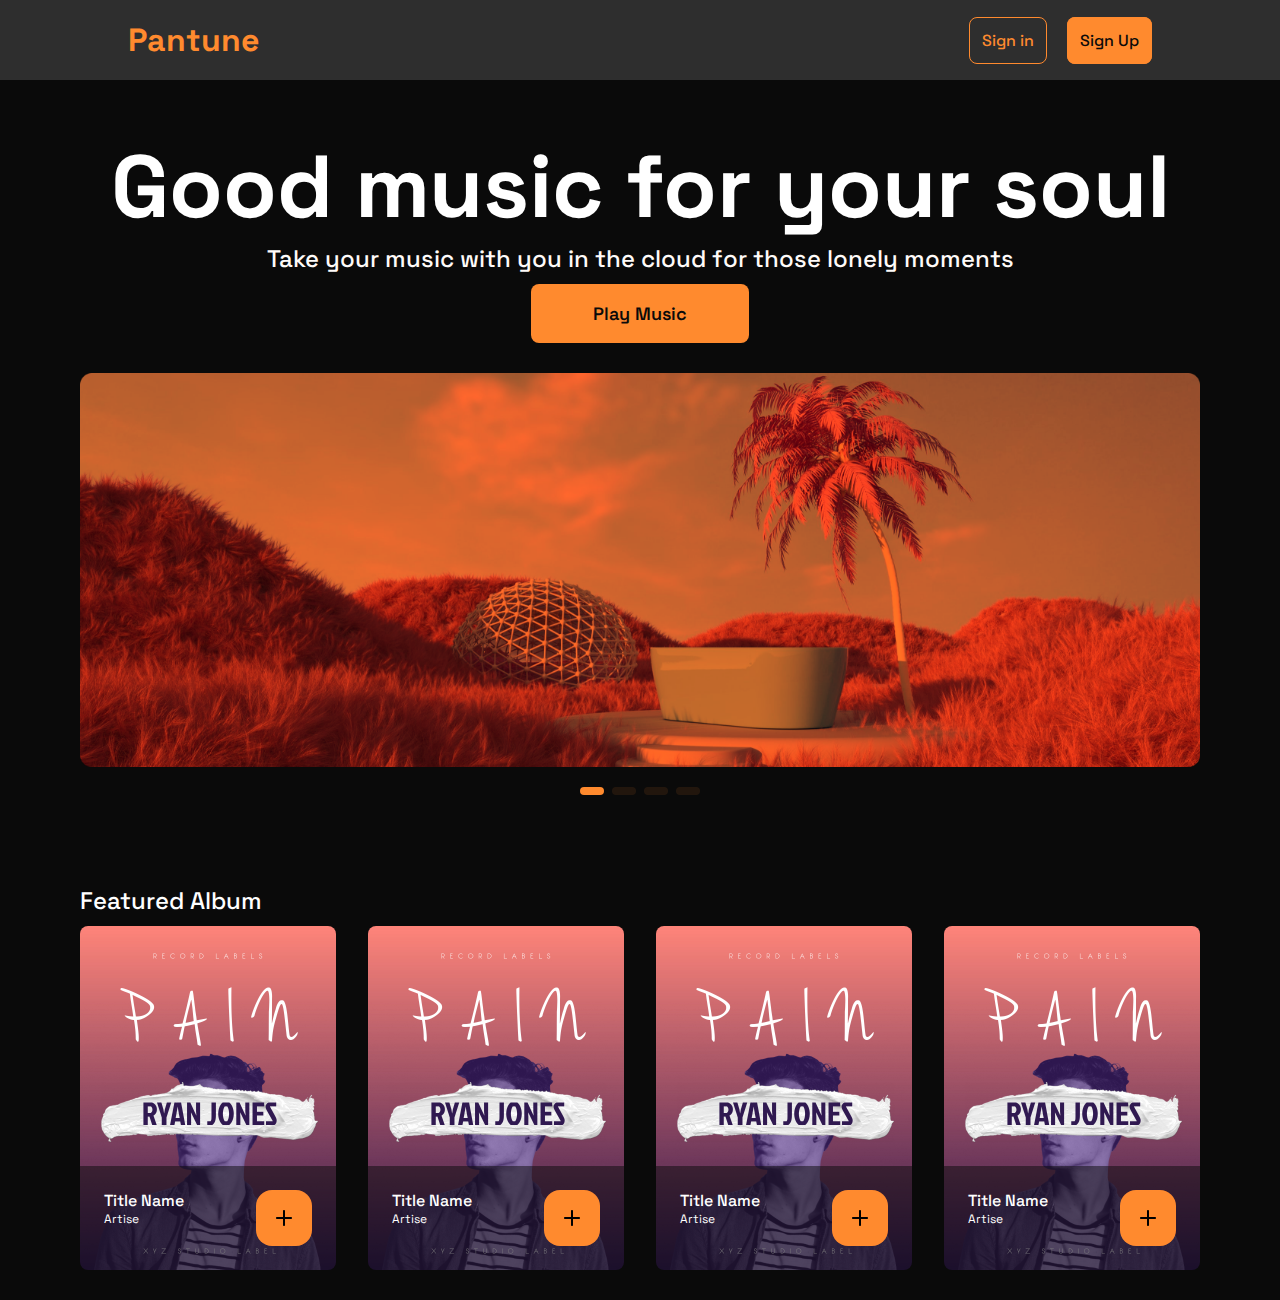
<file: index.html>
<!DOCTYPE html>
<html lang="en">

<head>
    <meta charset="UTF-8" />
    <meta http-equiv="X-UA-Compatible" content="IE=edge" />
    <meta name="viewport" content="width=device-width, initial-scale=1.0" />
    <link rel="stylesheet" href="/styles/style.css" />
    <title>Pantunes</title>
</head>

<body>
    <nav class="nav-bar">
        <div class="nav-title">Pantune</div>
        <div class="nav-btn">
            <a href="./signin.html" class="btn-1">Sign in</a>
            <a href="./signup.html" class="btn-2">Sign Up</a>
        </div>
    </nav>
    <header class="heading-container">
        <div class="title-container">
            <h1 class="heading-text">Good music for your soul</h1>
            <p class="heading-desc">
                Take your music with you in the cloud for those lonely moments
            </p>
        </div>

        <div class="btn-container">
            <a href="/home.html">
                <button class="heading-btn">Play Music</button>
            </a>
        </div>
    </header>
    <div class="slider-div">
        <img id="slide-image" class="slide-image" src="/images/Slider.png" alt="slider-image-1" />
        <div id="indicator-container">
            <div class="active-slider"></div>
            <div class="slide-indicator"></div>
            <div class="slide-indicator"></div>
            <div class="slide-indicator"></div>
        </div>
    </div>
    <section id="featured-section">
        <div class="section-container">
            <div class="section-title">Featured Album</div>
            <div class="section-card">
                <div class="card-item">
                    <div class="overlay">
                        <div class="overlay-text">
                            <p class="title">Title Name</p>
                            <p class="artise">Artise</p>
                        </div>
                        <div class="overlay-icon">
                            <svg width="24" height="24" viewBox="0 0 24 24" fill="none" xmlns="http://www.w3.org/2000/svg">
                  <path
                    d="M19 11H13V5C13 4.73478 12.8946 4.48043 12.7071 4.29289C12.5196 4.10536 12.2652 4 12 4C11.7348 4 11.4804 4.10536 11.2929 4.29289C11.1054 4.48043 11 4.73478 11 5V11H5C4.73478 11 4.48043 11.1054 4.29289 11.2929C4.10536 11.4804 4 11.7348 4 12C4 12.2652 4.10536 12.5196 4.29289 12.7071C4.48043 12.8946 4.73478 13 5 13H11V19C11 19.2652 11.1054 19.5196 11.2929 19.7071C11.4804 19.8946 11.7348 20 12 20C12.2652 20 12.5196 19.8946 12.7071 19.7071C12.8946 19.5196 13 19.2652 13 19V13H19C19.2652 13 19.5196 12.8946 19.7071 12.7071C19.8946 12.5196 20 12.2652 20 12C20 11.7348 19.8946 11.4804 19.7071 11.2929C19.5196 11.1054 19.2652 11 19 11Z"
                    fill="black"
                  />
                </svg>
                        </div>
                    </div>
                </div>
                <div class="card-item">
                    <div class="overlay">
                        <div class="overlay-text">
                            <p class="title">Title Name</p>
                            <p class="artise">Artise</p>
                        </div>
                        <div class="overlay-icon">
                            <svg width="24" height="24" viewBox="0 0 24 24" fill="none" xmlns="http://www.w3.org/2000/svg">
                  <path
                    d="M19 11H13V5C13 4.73478 12.8946 4.48043 12.7071 4.29289C12.5196 4.10536 12.2652 4 12 4C11.7348 4 11.4804 4.10536 11.2929 4.29289C11.1054 4.48043 11 4.73478 11 5V11H5C4.73478 11 4.48043 11.1054 4.29289 11.2929C4.10536 11.4804 4 11.7348 4 12C4 12.2652 4.10536 12.5196 4.29289 12.7071C4.48043 12.8946 4.73478 13 5 13H11V19C11 19.2652 11.1054 19.5196 11.2929 19.7071C11.4804 19.8946 11.7348 20 12 20C12.2652 20 12.5196 19.8946 12.7071 19.7071C12.8946 19.5196 13 19.2652 13 19V13H19C19.2652 13 19.5196 12.8946 19.7071 12.7071C19.8946 12.5196 20 12.2652 20 12C20 11.7348 19.8946 11.4804 19.7071 11.2929C19.5196 11.1054 19.2652 11 19 11Z"
                    fill="black"
                  />
                </svg>
                        </div>
                    </div>
                </div>
                <div class="card-item">
                    <div class="overlay">
                        <div class="overlay-text">
                            <p class="title">Title Name</p>
                            <p class="artise">Artise</p>
                        </div>
                        <div class="overlay-icon">
                            <svg width="24" height="24" viewBox="0 0 24 24" fill="none" xmlns="http://www.w3.org/2000/svg">
                  <path
                    d="M19 11H13V5C13 4.73478 12.8946 4.48043 12.7071 4.29289C12.5196 4.10536 12.2652 4 12 4C11.7348 4 11.4804 4.10536 11.2929 4.29289C11.1054 4.48043 11 4.73478 11 5V11H5C4.73478 11 4.48043 11.1054 4.29289 11.2929C4.10536 11.4804 4 11.7348 4 12C4 12.2652 4.10536 12.5196 4.29289 12.7071C4.48043 12.8946 4.73478 13 5 13H11V19C11 19.2652 11.1054 19.5196 11.2929 19.7071C11.4804 19.8946 11.7348 20 12 20C12.2652 20 12.5196 19.8946 12.7071 19.7071C12.8946 19.5196 13 19.2652 13 19V13H19C19.2652 13 19.5196 12.8946 19.7071 12.7071C19.8946 12.5196 20 12.2652 20 12C20 11.7348 19.8946 11.4804 19.7071 11.2929C19.5196 11.1054 19.2652 11 19 11Z"
                    fill="black"
                  />
                </svg>
                        </div>
                    </div>
                </div>
                <div class="card-item">
                    <div class="overlay">
                        <div class="overlay-text">
                            <p class="title">Title Name</p>
                            <p class="artise">Artise</p>
                        </div>
                        <div class="overlay-icon">
                            <svg width="24" height="24" viewBox="0 0 24 24" fill="none" xmlns="http://www.w3.org/2000/svg">
                  <path
                    d="M19 11H13V5C13 4.73478 12.8946 4.48043 12.7071 4.29289C12.5196 4.10536 12.2652 4 12 4C11.7348 4 11.4804 4.10536 11.2929 4.29289C11.1054 4.48043 11 4.73478 11 5V11H5C4.73478 11 4.48043 11.1054 4.29289 11.2929C4.10536 11.4804 4 11.7348 4 12C4 12.2652 4.10536 12.5196 4.29289 12.7071C4.48043 12.8946 4.73478 13 5 13H11V19C11 19.2652 11.1054 19.5196 11.2929 19.7071C11.4804 19.8946 11.7348 20 12 20C12.2652 20 12.5196 19.8946 12.7071 19.7071C12.8946 19.5196 13 19.2652 13 19V13H19C19.2652 13 19.5196 12.8946 19.7071 12.7071C19.8946 12.5196 20 12.2652 20 12C20 11.7348 19.8946 11.4804 19.7071 11.2929C19.5196 11.1054 19.2652 11 19 11Z"
                    fill="black"
                  />
                </svg>
                        </div>
                    </div>
                </div>
            </div>
        </div>
    </section>
</body>
<script src="script.js"></script>

</html>
</file>
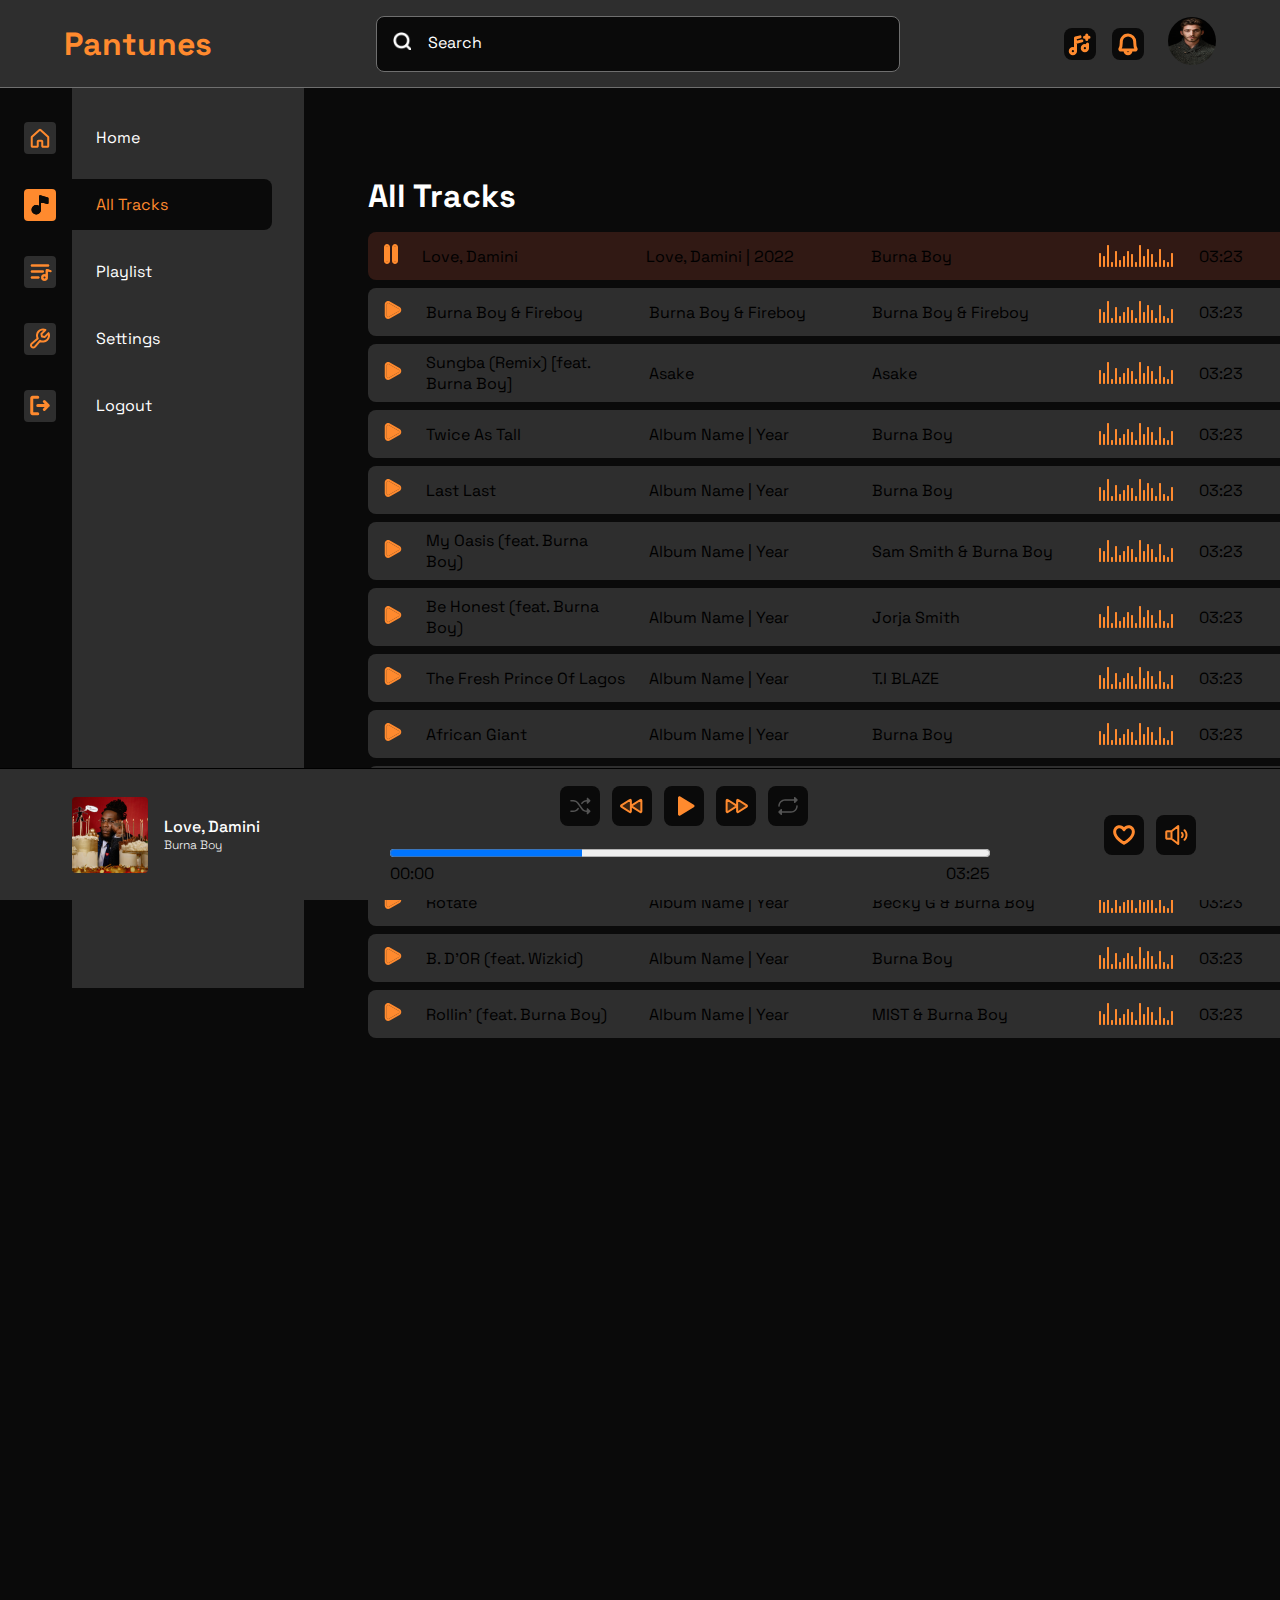
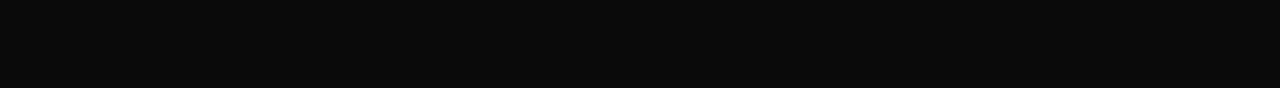
<file: AllTrack.html>
<!DOCTYPE html>
<html lang="en">

<head>
    <meta charset="UTF-8" />
    <meta http-equiv="X-UA-Compatible" content="IE=edge" />
    <meta name="viewport" content="width=device-width,initial-scale=1.0" />
    <title>Home</title>
    <link rel="stylesheet" href="styles/navbar.css" />
    <link rel="stylesheet" href="styles/sidebar.css" />
    <link rel="stylesheet" href="styles/player.css" />
    <link rel="stylesheet" href="styles/track.css" />
    <link rel="stylesheet" href="styles/layout.css" />
    <link rel="stylesheet" href="styles/home.css" />
</head>

<body>
    <div class="container">
        <nav>
            <a href="index.html">
                <h1>Pantunes</h1>
            </a>
            <!-- <div class="search-container">
        <img id="search-icon" src="/images/search-icon.png" alt="" /> -->
            <input type="search" placeholder="Search" />
            <!-- </div> -->

            <div class="nav-icons">
                <div class="nav-action-icon">
                    <!-- music icon -->
                    <svg width="32" height="32" viewBox="0 0 32 32" fill="none" xmlns="http://www.w3.org/2000/svg">
              <rect width="32" height="32" rx="8" fill="#0A0A0A" />
              <path
                d="M22.75 7V11.5M25 9.25H20.5M11.5 23.125V10L16.0187 8.875M17.875 12.9062L11.5 14.5M23.5 15.9344V20.125M20.875 22.75C22.3247 22.75 23.5 21.5747 23.5 20.125C23.5 18.6753 22.3247 17.5 20.875 17.5C19.4253 17.5 18.25 18.6753 18.25 20.125C18.25 21.5747 19.4253 22.75 20.875 22.75ZM8.875 25.75C10.3247 25.75 11.5 24.5747 11.5 23.125C11.5 21.6753 10.3247 20.5 8.875 20.5C7.42525 20.5 6.25 21.6753 6.25 23.125C6.25 24.5747 7.42525 25.75 8.875 25.75Z"
                stroke="#FF8A2E"
                stroke-width="3"
                stroke-linecap="round"
                stroke-linejoin="round"
              />
            </svg>

                    <!-- notification icon -->
                    <svg width="32" height="32" viewBox="0 0 32 32" fill="none" xmlns="http://www.w3.org/2000/svg">
              <rect width="32" height="32" rx="8" fill="#0A0A0A" />
              <path
                d="M13.0004 22.0001V22.7501C13.0004 23.5458 13.3164 24.3088 13.8791 24.8714C14.4416 25.434 15.2047 25.7501 16.0004 25.7501C16.796 25.7501 17.5591 25.434 18.1217 24.8714C18.6843 24.3088 19.0004 23.5458 19.0004 22.7501V22.0001M9.26904 13.7501C9.26779 12.861 9.44246 11.9803 9.783 11.159C10.1235 10.3377 10.6232 9.5918 11.2532 8.96438C11.8832 8.33697 12.6312 7.8404 13.454 7.50329C14.2767 7.16617 15.158 6.99515 16.0472 7.0001C19.7597 7.02823 22.7315 10.1126 22.7315 13.8345V14.5001C22.7315 17.8563 23.4347 19.8063 24.0534 20.8751C24.1191 20.9889 24.1538 21.118 24.1539 21.2494C24.154 21.3809 24.1196 21.51 24.0541 21.624C23.9885 21.7379 23.8943 21.8326 23.7806 21.8986C23.6669 21.9646 23.5379 21.9996 23.4065 22.0001H8.59404C8.46261 21.9996 8.33361 21.9646 8.21996 21.8986C8.10632 21.8326 8.01201 21.7379 7.9465 21.624C7.88099 21.51 7.84656 21.3809 7.84668 21.2494C7.84679 21.118 7.88145 20.9889 7.94717 20.8751C8.56592 19.8063 9.26904 17.8563 9.26904 14.5001V13.7501Z"
                stroke="#FF8A2E"
                stroke-width="3"
                stroke-linecap="round"
                stroke-linejoin="round"
              />
            </svg>
                </div>

                <div class="profile-image">
                    <img src="./images/person.jpg" alt="profile-image" />
                </div>
            </div>
        </nav>
        <div class="content-container">
            <div class="sidebar">
                <div class="sidebar-item">
                    <a class="sidebar-link" href="home.html">
                        <div class="item-icon">
                            <svg width="20" height="20" viewBox="0 0 20 20" fill="none" xmlns="http://www.w3.org/2000/svg">
                  <path
                    d="M12.25 17.999V13.499C12.25 13.3001 12.1709 13.1093 12.0303 12.9686C11.8897 12.828 11.6989 12.749 11.5 12.749H8.5C8.3011 12.749 8.1103 12.828 7.96968 12.9686C7.82905 13.1093 7.75 13.3001 7.75 13.499V17.999C7.75 18.1979 7.67095 18.3887 7.53032 18.5293C7.3897 18.67 7.1989 18.749 7 18.749H2.5C2.30109 18.749 2.11032 18.67 1.96967 18.5293C1.82902 18.3887 1.75 18.1979 1.75 17.999V9.32709C1.75168 9.22329 1.77411 9.12091 1.81597 9.02589C1.85783 8.93094 1.91828 8.84529 1.99375 8.77396L9.49375 1.95835C9.63197 1.83187 9.81258 1.76172 10 1.76172C10.1874 1.76172 10.368 1.83187 10.5062 1.95835L18.0062 8.77396C18.0817 8.84529 18.1422 8.93094 18.184 9.02589C18.2259 9.12091 18.2484 9.22329 18.25 9.32709V17.999C18.25 18.1979 18.1709 18.3887 18.0303 18.5293C17.8897 18.67 17.6989 18.749 17.5 18.749H13C12.8011 18.749 12.6103 18.67 12.4697 18.5293C12.3291 18.3887 12.25 18.1979 12.25 17.999Z"
                    stroke="#FF8A2E"
                    stroke-width="2"
                    stroke-linecap="round"
                    stroke-linejoin="round"
                  />
                </svg>
                        </div>
                        <div class="item-text">Home</div>
                    </a>
                </div>
                <div class="sidebar-item" id="active-sidebar-item">
                    <a class="sidebar-link" href="AllTrack.html">
                        <div class="item-icon" id="active-icon">
                            <svg width="24" height="25" viewBox="0 0 24 25" fill="none" xmlns="http://www.w3.org/2000/svg">
                  <path
                    d="M12 17.75V4.25L19.5 6.5V11L12 8.75M8.25 21.5C10.321 21.5 12 19.821 12 17.75C12 15.679 10.321 14 8.25 14C6.17893 14 4.5 15.679 4.5 17.75C4.5 19.821 6.17893 21.5 8.25 21.5Z"
                    stroke="#FF8A2E"
                    stroke-width="2"
                    stroke-linecap="round"
                    stroke-linejoin="round"
                  />
                  <path
                    d="M12 17.75V4.25L19.5 6.5V11L12 8.75M8.25 21.5C10.321 21.5 12 19.821 12 17.75C12 15.679 10.321 14 8.25 14C6.17893 14 4.5 15.679 4.5 17.75C4.5 19.821 6.17893 21.5 8.25 21.5Z"
                    stroke="#FF8A2E"
                    stroke-width="2"
                    stroke-linecap="round"
                    stroke-linejoin="round"
                  />
                </svg>
                        </div>
                        <div class="item-text">All Tracks</div>
                    </a>
                </div>
                <div class="sidebar-item">
                    <a class="sidebar-link" href="playlist.html">
                        <div class="item-icon">
                            <svg width="24" height="25" viewBox="0 0 24 25" fill="none" xmlns="http://www.w3.org/2000/svg">
                  <path
                    d="M3.75 6.5H20.25M3.75 12.5H15M3.75 18.5H10.5M18.75 18.5V11L22.5 12.125M16.5 20.75C17.7427 20.75 18.75 19.7427 18.75 18.5C18.75 17.2573 17.7427 16.25 16.5 16.25C15.2573 16.25 14.25 17.2573 14.25 18.5C14.25 19.7427 15.2573 20.75 16.5 20.75Z"
                    stroke="#FF8A2E"
                    stroke-width="2"
                    stroke-linecap="round"
                    stroke-linejoin="round"
                  />
                  <path
                    d="M3.75 6.5H20.25M3.75 12.5H15M3.75 18.5H10.5M18.75 18.5V11L22.5 12.125M16.5 20.75C17.7427 20.75 18.75 19.7427 18.75 18.5C18.75 17.2573 17.7427 16.25 16.5 16.25C15.2573 16.25 14.25 17.2573 14.25 18.5C14.25 19.7427 15.2573 20.75 16.5 20.75Z"
                    stroke="#FF8A2E"
                    stroke-width="2"
                    stroke-linecap="round"
                    stroke-linejoin="round"
                  />
                </svg>
                        </div>
                        <div class="item-text">Playlist</div>
                    </a>
                </div>
                <div class="sidebar-item">
                    <a class="sidebar-link" href="#">
                        <div class="item-icon">
                            <svg width="24" height="25" viewBox="0 0 24 25" fill="none" xmlns="http://www.w3.org/2000/svg">
                  <path
                    d="M20.5219 7.15801C21.0138 8.30672 21.1343 9.58052 20.8663 10.8011C20.5983 12.0216 19.9554 13.1278 19.0274 13.9648C18.0995 14.8018 16.9331 15.3276 15.6915 15.4688C14.4499 15.6098 13.1952 15.3592 12.1031 14.7518L6.84375 20.8455C6.42106 21.2682 5.84777 21.5057 5.25 21.5057C4.65223 21.5057 4.07894 21.2682 3.65625 20.8455C3.23356 20.4228 2.99609 19.8495 2.99609 19.2518C2.99609 18.654 3.23356 18.0807 3.65625 17.658L9.75002 12.3986C9.14259 11.3066 8.89187 10.0519 9.03302 8.81027C9.17409 7.56862 9.69999 6.40219 10.5369 5.47428C11.3739 4.54637 12.4801 3.90342 13.7007 3.63545C14.9213 3.36748 16.1951 3.48792 17.3438 3.97988L13.4063 7.90801L13.9406 10.5611L16.5938 11.0955L20.5219 7.15801Z"
                    stroke="#FF8A2E"
                    stroke-width="2"
                    stroke-linecap="round"
                    stroke-linejoin="round"
                  />
                </svg>
                        </div>
                        <div class="item-text">Settings</div>
                    </a>
                </div>
                <div class="sidebar-item">
                    <a class="sidebar-link" href="#">
                        <div class="item-icon">
                            <svg width="24" height="25" viewBox="0 0 24 25" fill="none" xmlns="http://www.w3.org/2000/svg">
                  <path
                    d="M16.3125 8.5625L20.25 12.5L16.3125 16.4375M9.75 12.5H20.25M9.75 20.75H4.5C4.30109 20.75 4.11032 20.6709 3.96967 20.5303C3.82902 20.3897 3.75 20.1989 3.75 20V5C3.75 4.80109 3.82902 4.61032 3.96967 4.46967C4.11032 4.32902 4.30109 4.25 4.5 4.25H9.75"
                    stroke="#FF8A2E"
                    stroke-width="3"
                    stroke-linecap="round"
                    stroke-linejoin="round"
                  />
                </svg>
                        </div>
                        <div class="item-text">Logout</div>
                    </a>
                </div>
            </div>
            <div class="main-content">
                <div class="track">
                    <p class="track-header" id="title-text">All Tracks</p>
                    <div class="track-list">
                        <div class="track-items">
                            <div class="pause">
                                <svg width="14" height="20" viewBox="0 0 14 20" fill="none" xmlns="http://www.w3.org/2000/svg">
                    <path
                      d="M11 0C10.2044 0 9.44129 0.316071 8.87868 0.87868C8.31607 1.44129 8 2.20435 8 3V17C8 17.7956 8.31607 18.5587 8.87868 19.1213C9.44129 19.6839 10.2044 20 11 20C11.7956 20 12.5587 19.6839 13.1213 19.1213C13.6839 18.5587 14 17.7956 14 17V3C14 2.20435 13.6839 1.44129 13.1213 0.87868C12.5587 0.316071 11.7956 0 11 0ZM12 17C12 17.2652 11.8946 17.5196 11.7071 17.7071C11.5196 17.8946 11.2652 18 11 18C10.7348 18 10.4804 17.8946 10.2929 17.7071C10.1054 17.5196 10 17.2652 10 17V3C10 2.73478 10.1054 2.48043 10.2929 2.29289C10.4804 2.10536 10.7348 2 11 2C11.2652 2 11.5196 2.10536 11.7071 2.29289C11.8946 2.48043 12 2.73478 12 3V17ZM3 0C2.20435 0 1.44129 0.316071 0.87868 0.87868C0.316071 1.44129 0 2.20435 0 3V17C0 17.7956 0.316071 18.5587 0.87868 19.1213C1.44129 19.6839 2.20435 20 3 20C3.79565 20 4.55871 19.6839 5.12132 19.1213C5.68393 18.5587 6 17.7956 6 17V3C6 2.20435 5.68393 1.44129 5.12132 0.87868C4.55871 0.316071 3.79565 0 3 0ZM4 17C4 17.2652 3.89464 17.5196 3.70711 17.7071C3.51957 17.8946 3.26522 18 3 18C2.73478 18 2.48043 17.8946 2.29289 17.7071C2.10536 17.5196 2 17.2652 2 17V3C2 2.73478 2.10536 2.48043 2.29289 2.29289C2.48043 2.10536 2.73478 2 3 2C3.26522 2 3.51957 2.10536 3.70711 2.29289C3.89464 2.48043 4 2.73478 4 3V17Z"
                      fill="#FF8A2E"
                    />
                    <path
                      d="M4 17C4 17.2652 3.89464 17.5196 3.70711 17.7071C3.51957 17.8946 3.26522 18 3 18C2.73478 18 2.48043 17.8946 2.29289 17.7071C2.10536 17.5196 2 17.2652 2 17V3C2 2.73478 2.10536 2.48043 2.29289 2.29289C2.48043 2.10536 2.73478 2 3 2C3.26522 2 3.51957 2.10536 3.70711 2.29289C3.89464 2.48043 4 2.73478 4 3V17Z"
                      fill="#FF8A2E"
                    />
                    <path
                      d="M12 17C12 17.2652 11.8946 17.5196 11.7071 17.7071C11.5196 17.8946 11.2652 18 11 18C10.7348 18 10.4804 17.8946 10.2929 17.7071C10.1054 17.5196 10 17.2652 10 17V3C10 2.73478 10.1054 2.48043 10.2929 2.29289C10.4804 2.10536 10.7348 2 11 2C11.2652 2 11.5196 2.10536 11.7071 2.29289C11.8946 2.48043 12 2.73478 12 3V17Z"
                      fill="#FF8A2E"
                    />
                  </svg>
                            </div>
                            <p class="title-track">Love, Damini</p>
                            <p class="album-name">Love, Damini | 2022</p>
                            <p class="artist">Burna Boy</p>
                            <img src="/images/Visual Meter.png" alt="hi" />
                            <p class="time">03:23</p>
                        </div>
                        <div class="track-items items">
                            <div class="pause">
                                <svg width="18" height="18" viewBox="0 0 18 18" fill="none" xmlns="http://www.w3.org/2000/svg">
                    <path
                      d="M15.5402 5.99832L5.88021 0.458317C5.3575 0.156477 4.76421 -0.00164499 4.16061 1.29041e-05C3.557 0.0016708 2.96459 0.163049 2.44354 0.467756C1.92249 0.772464 1.49137 1.20964 1.19396 1.73489C0.89655 2.26014 0.743452 2.85475 0.750215 3.45832V14.5783C0.750215 15.4854 1.11053 16.3552 1.75191 16.9966C2.39328 17.638 3.26317 17.9983 4.17021 17.9983C4.77065 17.9973 5.3603 17.8387 5.88021 17.5383L15.5402 11.9983C16.0593 11.6979 16.4902 11.2663 16.7898 10.7468C17.0894 10.2272 17.2471 9.63804 17.2471 9.03832C17.2471 8.43859 17.0894 7.84941 16.7898 7.32988C16.4902 6.81035 16.0593 6.37873 15.5402 6.07832V5.99832ZM14.5402 10.1883L4.88021 15.8083C4.6637 15.931 4.41908 15.9955 4.17021 15.9955C3.92135 15.9955 3.67673 15.931 3.46021 15.8083C3.24431 15.6837 3.06503 15.5044 2.9404 15.2885C2.81576 15.0725 2.75017 14.8276 2.75021 14.5783V3.41832C2.75017 3.16901 2.81576 2.92409 2.9404 2.70818C3.06503 2.49226 3.24431 2.31297 3.46021 2.18832C3.67762 2.06747 3.92151 2.00221 4.17021 1.99832C4.41875 2.00342 4.66235 2.06861 4.88021 2.18832L14.5402 7.76832C14.7562 7.89292 14.9356 8.07219 15.0603 8.28811C15.185 8.50402 15.2506 8.74897 15.2506 8.99832C15.2506 9.24766 15.185 9.49261 15.0603 9.70853C14.9356 9.92445 14.7562 10.1037 14.5402 10.2283V10.1883Z"
                      fill="#FF8A2E"
                    />
                    <path
                      d="M14.5402 10.1883L4.88021 15.8083C4.6637 15.931 4.41908 15.9955 4.17021 15.9955C3.92135 15.9955 3.67673 15.931 3.46021 15.8083C3.24431 15.6837 3.06503 15.5044 2.9404 15.2885C2.81576 15.0725 2.75017 14.8276 2.75021 14.5783V3.41832C2.75017 3.16901 2.81576 2.92409 2.9404 2.70818C3.06503 2.49226 3.24431 2.31297 3.46021 2.18832C3.67762 2.06747 3.92151 2.00221 4.17021 1.99832C4.41875 2.00342 4.66235 2.06861 4.88021 2.18832L14.5402 7.76832C14.7562 7.89292 14.9356 8.07219 15.0603 8.28811C15.185 8.50402 15.2506 8.74897 15.2506 8.99832C15.2506 9.24766 15.185 9.49261 15.0603 9.70853C14.9356 9.92445 14.7562 10.1037 14.5402 10.2283V10.1883Z"
                      fill="#FF8A2E"
                    />
                  </svg>
                            </div>
                            <p class="title-track">Burna Boy & Fireboy</p>
                            <p class="album-name">Burna Boy & Fireboy</p>
                            <p class="artist">Burna Boy & Fireboy</p>
                            <img src="/images/Visual Meter.png" alt="hi" />
                            <p class="time">03:23</p>
                        </div>
                        <div class="track-items items">
                            <div class="pause">
                                <svg width="18" height="18" viewBox="0 0 18 18" fill="none" xmlns="http://www.w3.org/2000/svg">
                    <path
                      d="M15.5402 5.99832L5.88021 0.458317C5.3575 0.156477 4.76421 -0.00164499 4.16061 1.29041e-05C3.557 0.0016708 2.96459 0.163049 2.44354 0.467756C1.92249 0.772464 1.49137 1.20964 1.19396 1.73489C0.89655 2.26014 0.743452 2.85475 0.750215 3.45832V14.5783C0.750215 15.4854 1.11053 16.3552 1.75191 16.9966C2.39328 17.638 3.26317 17.9983 4.17021 17.9983C4.77065 17.9973 5.3603 17.8387 5.88021 17.5383L15.5402 11.9983C16.0593 11.6979 16.4902 11.2663 16.7898 10.7468C17.0894 10.2272 17.2471 9.63804 17.2471 9.03832C17.2471 8.43859 17.0894 7.84941 16.7898 7.32988C16.4902 6.81035 16.0593 6.37873 15.5402 6.07832V5.99832ZM14.5402 10.1883L4.88021 15.8083C4.6637 15.931 4.41908 15.9955 4.17021 15.9955C3.92135 15.9955 3.67673 15.931 3.46021 15.8083C3.24431 15.6837 3.06503 15.5044 2.9404 15.2885C2.81576 15.0725 2.75017 14.8276 2.75021 14.5783V3.41832C2.75017 3.16901 2.81576 2.92409 2.9404 2.70818C3.06503 2.49226 3.24431 2.31297 3.46021 2.18832C3.67762 2.06747 3.92151 2.00221 4.17021 1.99832C4.41875 2.00342 4.66235 2.06861 4.88021 2.18832L14.5402 7.76832C14.7562 7.89292 14.9356 8.07219 15.0603 8.28811C15.185 8.50402 15.2506 8.74897 15.2506 8.99832C15.2506 9.24766 15.185 9.49261 15.0603 9.70853C14.9356 9.92445 14.7562 10.1037 14.5402 10.2283V10.1883Z"
                      fill="#FF8A2E"
                    />
                    <path
                      d="M14.5402 10.1883L4.88021 15.8083C4.6637 15.931 4.41908 15.9955 4.17021 15.9955C3.92135 15.9955 3.67673 15.931 3.46021 15.8083C3.24431 15.6837 3.06503 15.5044 2.9404 15.2885C2.81576 15.0725 2.75017 14.8276 2.75021 14.5783V3.41832C2.75017 3.16901 2.81576 2.92409 2.9404 2.70818C3.06503 2.49226 3.24431 2.31297 3.46021 2.18832C3.67762 2.06747 3.92151 2.00221 4.17021 1.99832C4.41875 2.00342 4.66235 2.06861 4.88021 2.18832L14.5402 7.76832C14.7562 7.89292 14.9356 8.07219 15.0603 8.28811C15.185 8.50402 15.2506 8.74897 15.2506 8.99832C15.2506 9.24766 15.185 9.49261 15.0603 9.70853C14.9356 9.92445 14.7562 10.1037 14.5402 10.2283V10.1883Z"
                      fill="#FF8A2E"
                    />
                  </svg>
                            </div>
                            <p class="title-track">Sungba (Remix) [feat. Burna Boy]</p>
                            <p class="album-name">Asake</p>
                            <p class="artist">Asake</p>
                            <img src="/images/Visual Meter.png" alt="hi" />
                            <p class="time">03:23</p>
                        </div>
                        <div class="track-items items">
                            <div class="pause">
                                <svg width="18" height="18" viewBox="0 0 18 18" fill="none" xmlns="http://www.w3.org/2000/svg">
                    <path
                      d="M15.5402 5.99832L5.88021 0.458317C5.3575 0.156477 4.76421 -0.00164499 4.16061 1.29041e-05C3.557 0.0016708 2.96459 0.163049 2.44354 0.467756C1.92249 0.772464 1.49137 1.20964 1.19396 1.73489C0.89655 2.26014 0.743452 2.85475 0.750215 3.45832V14.5783C0.750215 15.4854 1.11053 16.3552 1.75191 16.9966C2.39328 17.638 3.26317 17.9983 4.17021 17.9983C4.77065 17.9973 5.3603 17.8387 5.88021 17.5383L15.5402 11.9983C16.0593 11.6979 16.4902 11.2663 16.7898 10.7468C17.0894 10.2272 17.2471 9.63804 17.2471 9.03832C17.2471 8.43859 17.0894 7.84941 16.7898 7.32988C16.4902 6.81035 16.0593 6.37873 15.5402 6.07832V5.99832ZM14.5402 10.1883L4.88021 15.8083C4.6637 15.931 4.41908 15.9955 4.17021 15.9955C3.92135 15.9955 3.67673 15.931 3.46021 15.8083C3.24431 15.6837 3.06503 15.5044 2.9404 15.2885C2.81576 15.0725 2.75017 14.8276 2.75021 14.5783V3.41832C2.75017 3.16901 2.81576 2.92409 2.9404 2.70818C3.06503 2.49226 3.24431 2.31297 3.46021 2.18832C3.67762 2.06747 3.92151 2.00221 4.17021 1.99832C4.41875 2.00342 4.66235 2.06861 4.88021 2.18832L14.5402 7.76832C14.7562 7.89292 14.9356 8.07219 15.0603 8.28811C15.185 8.50402 15.2506 8.74897 15.2506 8.99832C15.2506 9.24766 15.185 9.49261 15.0603 9.70853C14.9356 9.92445 14.7562 10.1037 14.5402 10.2283V10.1883Z"
                      fill="#FF8A2E"
                    />
                    <path
                      d="M14.5402 10.1883L4.88021 15.8083C4.6637 15.931 4.41908 15.9955 4.17021 15.9955C3.92135 15.9955 3.67673 15.931 3.46021 15.8083C3.24431 15.6837 3.06503 15.5044 2.9404 15.2885C2.81576 15.0725 2.75017 14.8276 2.75021 14.5783V3.41832C2.75017 3.16901 2.81576 2.92409 2.9404 2.70818C3.06503 2.49226 3.24431 2.31297 3.46021 2.18832C3.67762 2.06747 3.92151 2.00221 4.17021 1.99832C4.41875 2.00342 4.66235 2.06861 4.88021 2.18832L14.5402 7.76832C14.7562 7.89292 14.9356 8.07219 15.0603 8.28811C15.185 8.50402 15.2506 8.74897 15.2506 8.99832C15.2506 9.24766 15.185 9.49261 15.0603 9.70853C14.9356 9.92445 14.7562 10.1037 14.5402 10.2283V10.1883Z"
                      fill="#FF8A2E"
                    />
                  </svg>
                            </div>
                            <p class="title-track">Twice As Tall</p>
                            <p class="album-name">Album Name | Year</p>
                            <p class="artist">Burna Boy</p>
                            <img src="/images/Visual Meter.png" alt="hi" />
                            <p class="time">03:23</p>
                        </div>
                        <div class="track-items items">
                            <div class="pause">
                                <svg width="18" height="18" viewBox="0 0 18 18" fill="none" xmlns="http://www.w3.org/2000/svg">
                    <path
                      d="M15.5402 5.99832L5.88021 0.458317C5.3575 0.156477 4.76421 -0.00164499 4.16061 1.29041e-05C3.557 0.0016708 2.96459 0.163049 2.44354 0.467756C1.92249 0.772464 1.49137 1.20964 1.19396 1.73489C0.89655 2.26014 0.743452 2.85475 0.750215 3.45832V14.5783C0.750215 15.4854 1.11053 16.3552 1.75191 16.9966C2.39328 17.638 3.26317 17.9983 4.17021 17.9983C4.77065 17.9973 5.3603 17.8387 5.88021 17.5383L15.5402 11.9983C16.0593 11.6979 16.4902 11.2663 16.7898 10.7468C17.0894 10.2272 17.2471 9.63804 17.2471 9.03832C17.2471 8.43859 17.0894 7.84941 16.7898 7.32988C16.4902 6.81035 16.0593 6.37873 15.5402 6.07832V5.99832ZM14.5402 10.1883L4.88021 15.8083C4.6637 15.931 4.41908 15.9955 4.17021 15.9955C3.92135 15.9955 3.67673 15.931 3.46021 15.8083C3.24431 15.6837 3.06503 15.5044 2.9404 15.2885C2.81576 15.0725 2.75017 14.8276 2.75021 14.5783V3.41832C2.75017 3.16901 2.81576 2.92409 2.9404 2.70818C3.06503 2.49226 3.24431 2.31297 3.46021 2.18832C3.67762 2.06747 3.92151 2.00221 4.17021 1.99832C4.41875 2.00342 4.66235 2.06861 4.88021 2.18832L14.5402 7.76832C14.7562 7.89292 14.9356 8.07219 15.0603 8.28811C15.185 8.50402 15.2506 8.74897 15.2506 8.99832C15.2506 9.24766 15.185 9.49261 15.0603 9.70853C14.9356 9.92445 14.7562 10.1037 14.5402 10.2283V10.1883Z"
                      fill="#FF8A2E"
                    />
                    <path
                      d="M14.5402 10.1883L4.88021 15.8083C4.6637 15.931 4.41908 15.9955 4.17021 15.9955C3.92135 15.9955 3.67673 15.931 3.46021 15.8083C3.24431 15.6837 3.06503 15.5044 2.9404 15.2885C2.81576 15.0725 2.75017 14.8276 2.75021 14.5783V3.41832C2.75017 3.16901 2.81576 2.92409 2.9404 2.70818C3.06503 2.49226 3.24431 2.31297 3.46021 2.18832C3.67762 2.06747 3.92151 2.00221 4.17021 1.99832C4.41875 2.00342 4.66235 2.06861 4.88021 2.18832L14.5402 7.76832C14.7562 7.89292 14.9356 8.07219 15.0603 8.28811C15.185 8.50402 15.2506 8.74897 15.2506 8.99832C15.2506 9.24766 15.185 9.49261 15.0603 9.70853C14.9356 9.92445 14.7562 10.1037 14.5402 10.2283V10.1883Z"
                      fill="#FF8A2E"
                    />
                  </svg>
                            </div>
                            <p class="title-track">Last Last</p>
                            <p class="album-name">Album Name | Year</p>
                            <p class="artist">Burna Boy</p>
                            <img src="/images/Visual Meter.png" alt="hi" />
                            <p class="time">03:23</p>
                        </div>
                        <div class="track-items items">
                            <div class="pause">
                                <svg width="18" height="18" viewBox="0 0 18 18" fill="none" xmlns="http://www.w3.org/2000/svg">
                    <path
                      d="M15.5402 5.99832L5.88021 0.458317C5.3575 0.156477 4.76421 -0.00164499 4.16061 1.29041e-05C3.557 0.0016708 2.96459 0.163049 2.44354 0.467756C1.92249 0.772464 1.49137 1.20964 1.19396 1.73489C0.89655 2.26014 0.743452 2.85475 0.750215 3.45832V14.5783C0.750215 15.4854 1.11053 16.3552 1.75191 16.9966C2.39328 17.638 3.26317 17.9983 4.17021 17.9983C4.77065 17.9973 5.3603 17.8387 5.88021 17.5383L15.5402 11.9983C16.0593 11.6979 16.4902 11.2663 16.7898 10.7468C17.0894 10.2272 17.2471 9.63804 17.2471 9.03832C17.2471 8.43859 17.0894 7.84941 16.7898 7.32988C16.4902 6.81035 16.0593 6.37873 15.5402 6.07832V5.99832ZM14.5402 10.1883L4.88021 15.8083C4.6637 15.931 4.41908 15.9955 4.17021 15.9955C3.92135 15.9955 3.67673 15.931 3.46021 15.8083C3.24431 15.6837 3.06503 15.5044 2.9404 15.2885C2.81576 15.0725 2.75017 14.8276 2.75021 14.5783V3.41832C2.75017 3.16901 2.81576 2.92409 2.9404 2.70818C3.06503 2.49226 3.24431 2.31297 3.46021 2.18832C3.67762 2.06747 3.92151 2.00221 4.17021 1.99832C4.41875 2.00342 4.66235 2.06861 4.88021 2.18832L14.5402 7.76832C14.7562 7.89292 14.9356 8.07219 15.0603 8.28811C15.185 8.50402 15.2506 8.74897 15.2506 8.99832C15.2506 9.24766 15.185 9.49261 15.0603 9.70853C14.9356 9.92445 14.7562 10.1037 14.5402 10.2283V10.1883Z"
                      fill="#FF8A2E"
                    />
                    <path
                      d="M14.5402 10.1883L4.88021 15.8083C4.6637 15.931 4.41908 15.9955 4.17021 15.9955C3.92135 15.9955 3.67673 15.931 3.46021 15.8083C3.24431 15.6837 3.06503 15.5044 2.9404 15.2885C2.81576 15.0725 2.75017 14.8276 2.75021 14.5783V3.41832C2.75017 3.16901 2.81576 2.92409 2.9404 2.70818C3.06503 2.49226 3.24431 2.31297 3.46021 2.18832C3.67762 2.06747 3.92151 2.00221 4.17021 1.99832C4.41875 2.00342 4.66235 2.06861 4.88021 2.18832L14.5402 7.76832C14.7562 7.89292 14.9356 8.07219 15.0603 8.28811C15.185 8.50402 15.2506 8.74897 15.2506 8.99832C15.2506 9.24766 15.185 9.49261 15.0603 9.70853C14.9356 9.92445 14.7562 10.1037 14.5402 10.2283V10.1883Z"
                      fill="#FF8A2E"
                    />
                  </svg>
                            </div>
                            <p class="title-track">My Oasis (feat. Burna Boy)</p>
                            <p class="album-name">Album Name | Year</p>
                            <p class="artist">Sam Smith & Burna Boy</p>
                            <img src="/images/Visual Meter.png" alt="hi" />
                            <p class="time">03:23</p>
                        </div>
                        <div class="track-items items">
                            <div class="pause">
                                <svg width="18" height="18" viewBox="0 0 18 18" fill="none" xmlns="http://www.w3.org/2000/svg">
                    <path
                      d="M15.5402 5.99832L5.88021 0.458317C5.3575 0.156477 4.76421 -0.00164499 4.16061 1.29041e-05C3.557 0.0016708 2.96459 0.163049 2.44354 0.467756C1.92249 0.772464 1.49137 1.20964 1.19396 1.73489C0.89655 2.26014 0.743452 2.85475 0.750215 3.45832V14.5783C0.750215 15.4854 1.11053 16.3552 1.75191 16.9966C2.39328 17.638 3.26317 17.9983 4.17021 17.9983C4.77065 17.9973 5.3603 17.8387 5.88021 17.5383L15.5402 11.9983C16.0593 11.6979 16.4902 11.2663 16.7898 10.7468C17.0894 10.2272 17.2471 9.63804 17.2471 9.03832C17.2471 8.43859 17.0894 7.84941 16.7898 7.32988C16.4902 6.81035 16.0593 6.37873 15.5402 6.07832V5.99832ZM14.5402 10.1883L4.88021 15.8083C4.6637 15.931 4.41908 15.9955 4.17021 15.9955C3.92135 15.9955 3.67673 15.931 3.46021 15.8083C3.24431 15.6837 3.06503 15.5044 2.9404 15.2885C2.81576 15.0725 2.75017 14.8276 2.75021 14.5783V3.41832C2.75017 3.16901 2.81576 2.92409 2.9404 2.70818C3.06503 2.49226 3.24431 2.31297 3.46021 2.18832C3.67762 2.06747 3.92151 2.00221 4.17021 1.99832C4.41875 2.00342 4.66235 2.06861 4.88021 2.18832L14.5402 7.76832C14.7562 7.89292 14.9356 8.07219 15.0603 8.28811C15.185 8.50402 15.2506 8.74897 15.2506 8.99832C15.2506 9.24766 15.185 9.49261 15.0603 9.70853C14.9356 9.92445 14.7562 10.1037 14.5402 10.2283V10.1883Z"
                      fill="#FF8A2E"
                    />
                    <path
                      d="M14.5402 10.1883L4.88021 15.8083C4.6637 15.931 4.41908 15.9955 4.17021 15.9955C3.92135 15.9955 3.67673 15.931 3.46021 15.8083C3.24431 15.6837 3.06503 15.5044 2.9404 15.2885C2.81576 15.0725 2.75017 14.8276 2.75021 14.5783V3.41832C2.75017 3.16901 2.81576 2.92409 2.9404 2.70818C3.06503 2.49226 3.24431 2.31297 3.46021 2.18832C3.67762 2.06747 3.92151 2.00221 4.17021 1.99832C4.41875 2.00342 4.66235 2.06861 4.88021 2.18832L14.5402 7.76832C14.7562 7.89292 14.9356 8.07219 15.0603 8.28811C15.185 8.50402 15.2506 8.74897 15.2506 8.99832C15.2506 9.24766 15.185 9.49261 15.0603 9.70853C14.9356 9.92445 14.7562 10.1037 14.5402 10.2283V10.1883Z"
                      fill="#FF8A2E"
                    />
                  </svg>
                            </div>
                            <p class="title-track">Be Honest (feat. Burna Boy)</p>
                            <p class="album-name">Album Name | Year</p>
                            <p class="artist">Jorja Smith</p>
                            <img src="/images/Visual Meter.png" alt="hi" />
                            <p class="time">03:23</p>
                        </div>
                        <div class="track-items items">
                            <div class="pause">
                                <svg width="18" height="18" viewBox="0 0 18 18" fill="none" xmlns="http://www.w3.org/2000/svg">
                    <path
                      d="M15.5402 5.99832L5.88021 0.458317C5.3575 0.156477 4.76421 -0.00164499 4.16061 1.29041e-05C3.557 0.0016708 2.96459 0.163049 2.44354 0.467756C1.92249 0.772464 1.49137 1.20964 1.19396 1.73489C0.89655 2.26014 0.743452 2.85475 0.750215 3.45832V14.5783C0.750215 15.4854 1.11053 16.3552 1.75191 16.9966C2.39328 17.638 3.26317 17.9983 4.17021 17.9983C4.77065 17.9973 5.3603 17.8387 5.88021 17.5383L15.5402 11.9983C16.0593 11.6979 16.4902 11.2663 16.7898 10.7468C17.0894 10.2272 17.2471 9.63804 17.2471 9.03832C17.2471 8.43859 17.0894 7.84941 16.7898 7.32988C16.4902 6.81035 16.0593 6.37873 15.5402 6.07832V5.99832ZM14.5402 10.1883L4.88021 15.8083C4.6637 15.931 4.41908 15.9955 4.17021 15.9955C3.92135 15.9955 3.67673 15.931 3.46021 15.8083C3.24431 15.6837 3.06503 15.5044 2.9404 15.2885C2.81576 15.0725 2.75017 14.8276 2.75021 14.5783V3.41832C2.75017 3.16901 2.81576 2.92409 2.9404 2.70818C3.06503 2.49226 3.24431 2.31297 3.46021 2.18832C3.67762 2.06747 3.92151 2.00221 4.17021 1.99832C4.41875 2.00342 4.66235 2.06861 4.88021 2.18832L14.5402 7.76832C14.7562 7.89292 14.9356 8.07219 15.0603 8.28811C15.185 8.50402 15.2506 8.74897 15.2506 8.99832C15.2506 9.24766 15.185 9.49261 15.0603 9.70853C14.9356 9.92445 14.7562 10.1037 14.5402 10.2283V10.1883Z"
                      fill="#FF8A2E"
                    />
                    <path
                      d="M14.5402 10.1883L4.88021 15.8083C4.6637 15.931 4.41908 15.9955 4.17021 15.9955C3.92135 15.9955 3.67673 15.931 3.46021 15.8083C3.24431 15.6837 3.06503 15.5044 2.9404 15.2885C2.81576 15.0725 2.75017 14.8276 2.75021 14.5783V3.41832C2.75017 3.16901 2.81576 2.92409 2.9404 2.70818C3.06503 2.49226 3.24431 2.31297 3.46021 2.18832C3.67762 2.06747 3.92151 2.00221 4.17021 1.99832C4.41875 2.00342 4.66235 2.06861 4.88021 2.18832L14.5402 7.76832C14.7562 7.89292 14.9356 8.07219 15.0603 8.28811C15.185 8.50402 15.2506 8.74897 15.2506 8.99832C15.2506 9.24766 15.185 9.49261 15.0603 9.70853C14.9356 9.92445 14.7562 10.1037 14.5402 10.2283V10.1883Z"
                      fill="#FF8A2E"
                    />
                  </svg>
                            </div>
                            <p class="title-track">The Fresh Prince Of Lagos</p>
                            <p class="album-name">Album Name | Year</p>
                            <p class="artist">T.I BLAZE</p>
                            <img src="/images/Visual Meter.png" alt="hi" />
                            <p class="time">03:23</p>
                        </div>
                        <div class="track-items items">
                            <div class="pause">
                                <svg width="18" height="18" viewBox="0 0 18 18" fill="none" xmlns="http://www.w3.org/2000/svg">
                    <path
                      d="M15.5402 5.99832L5.88021 0.458317C5.3575 0.156477 4.76421 -0.00164499 4.16061 1.29041e-05C3.557 0.0016708 2.96459 0.163049 2.44354 0.467756C1.92249 0.772464 1.49137 1.20964 1.19396 1.73489C0.89655 2.26014 0.743452 2.85475 0.750215 3.45832V14.5783C0.750215 15.4854 1.11053 16.3552 1.75191 16.9966C2.39328 17.638 3.26317 17.9983 4.17021 17.9983C4.77065 17.9973 5.3603 17.8387 5.88021 17.5383L15.5402 11.9983C16.0593 11.6979 16.4902 11.2663 16.7898 10.7468C17.0894 10.2272 17.2471 9.63804 17.2471 9.03832C17.2471 8.43859 17.0894 7.84941 16.7898 7.32988C16.4902 6.81035 16.0593 6.37873 15.5402 6.07832V5.99832ZM14.5402 10.1883L4.88021 15.8083C4.6637 15.931 4.41908 15.9955 4.17021 15.9955C3.92135 15.9955 3.67673 15.931 3.46021 15.8083C3.24431 15.6837 3.06503 15.5044 2.9404 15.2885C2.81576 15.0725 2.75017 14.8276 2.75021 14.5783V3.41832C2.75017 3.16901 2.81576 2.92409 2.9404 2.70818C3.06503 2.49226 3.24431 2.31297 3.46021 2.18832C3.67762 2.06747 3.92151 2.00221 4.17021 1.99832C4.41875 2.00342 4.66235 2.06861 4.88021 2.18832L14.5402 7.76832C14.7562 7.89292 14.9356 8.07219 15.0603 8.28811C15.185 8.50402 15.2506 8.74897 15.2506 8.99832C15.2506 9.24766 15.185 9.49261 15.0603 9.70853C14.9356 9.92445 14.7562 10.1037 14.5402 10.2283V10.1883Z"
                      fill="#FF8A2E"
                    />
                    <path
                      d="M14.5402 10.1883L4.88021 15.8083C4.6637 15.931 4.41908 15.9955 4.17021 15.9955C3.92135 15.9955 3.67673 15.931 3.46021 15.8083C3.24431 15.6837 3.06503 15.5044 2.9404 15.2885C2.81576 15.0725 2.75017 14.8276 2.75021 14.5783V3.41832C2.75017 3.16901 2.81576 2.92409 2.9404 2.70818C3.06503 2.49226 3.24431 2.31297 3.46021 2.18832C3.67762 2.06747 3.92151 2.00221 4.17021 1.99832C4.41875 2.00342 4.66235 2.06861 4.88021 2.18832L14.5402 7.76832C14.7562 7.89292 14.9356 8.07219 15.0603 8.28811C15.185 8.50402 15.2506 8.74897 15.2506 8.99832C15.2506 9.24766 15.185 9.49261 15.0603 9.70853C14.9356 9.92445 14.7562 10.1037 14.5402 10.2283V10.1883Z"
                      fill="#FF8A2E"
                    />
                  </svg>
                            </div>
                            <p class="title-track">African Giant</p>
                            <p class="album-name">Album Name | Year</p>
                            <p class="artist">Burna Boy</p>
                            <img src="/images/Visual Meter.png" alt="hi" />
                            <p class="time">03:23</p>
                        </div>
                        <div class="track-items items">
                            <div class="pause">
                                <svg width="18" height="18" viewBox="0 0 18 18" fill="none" xmlns="http://www.w3.org/2000/svg">
                    <path
                      d="M15.5402 5.99832L5.88021 0.458317C5.3575 0.156477 4.76421 -0.00164499 4.16061 1.29041e-05C3.557 0.0016708 2.96459 0.163049 2.44354 0.467756C1.92249 0.772464 1.49137 1.20964 1.19396 1.73489C0.89655 2.26014 0.743452 2.85475 0.750215 3.45832V14.5783C0.750215 15.4854 1.11053 16.3552 1.75191 16.9966C2.39328 17.638 3.26317 17.9983 4.17021 17.9983C4.77065 17.9973 5.3603 17.8387 5.88021 17.5383L15.5402 11.9983C16.0593 11.6979 16.4902 11.2663 16.7898 10.7468C17.0894 10.2272 17.2471 9.63804 17.2471 9.03832C17.2471 8.43859 17.0894 7.84941 16.7898 7.32988C16.4902 6.81035 16.0593 6.37873 15.5402 6.07832V5.99832ZM14.5402 10.1883L4.88021 15.8083C4.6637 15.931 4.41908 15.9955 4.17021 15.9955C3.92135 15.9955 3.67673 15.931 3.46021 15.8083C3.24431 15.6837 3.06503 15.5044 2.9404 15.2885C2.81576 15.0725 2.75017 14.8276 2.75021 14.5783V3.41832C2.75017 3.16901 2.81576 2.92409 2.9404 2.70818C3.06503 2.49226 3.24431 2.31297 3.46021 2.18832C3.67762 2.06747 3.92151 2.00221 4.17021 1.99832C4.41875 2.00342 4.66235 2.06861 4.88021 2.18832L14.5402 7.76832C14.7562 7.89292 14.9356 8.07219 15.0603 8.28811C15.185 8.50402 15.2506 8.74897 15.2506 8.99832C15.2506 9.24766 15.185 9.49261 15.0603 9.70853C14.9356 9.92445 14.7562 10.1037 14.5402 10.2283V10.1883Z"
                      fill="#FF8A2E"
                    />
                    <path
                      d="M14.5402 10.1883L4.88021 15.8083C4.6637 15.931 4.41908 15.9955 4.17021 15.9955C3.92135 15.9955 3.67673 15.931 3.46021 15.8083C3.24431 15.6837 3.06503 15.5044 2.9404 15.2885C2.81576 15.0725 2.75017 14.8276 2.75021 14.5783V3.41832C2.75017 3.16901 2.81576 2.92409 2.9404 2.70818C3.06503 2.49226 3.24431 2.31297 3.46021 2.18832C3.67762 2.06747 3.92151 2.00221 4.17021 1.99832C4.41875 2.00342 4.66235 2.06861 4.88021 2.18832L14.5402 7.76832C14.7562 7.89292 14.9356 8.07219 15.0603 8.28811C15.185 8.50402 15.2506 8.74897 15.2506 8.99832C15.2506 9.24766 15.185 9.49261 15.0603 9.70853C14.9356 9.92445 14.7562 10.1037 14.5402 10.2283V10.1883Z"
                      fill="#FF8A2E"
                    />
                  </svg>
                            </div>
                            <p class="title-track">Second Sermon (Remix)</p>
                            <p class="album-name">Album Name | Year</p>
                            <p class="artist">Black Sherif & Burna Boy</p>
                            <img src="/images/Visual Meter.png" alt="hi" />
                            <p class="time">03:23</p>
                        </div>
                        <div class="track-items items">
                            <div class="pause">
                                <svg width="18" height="18" viewBox="0 0 18 18" fill="none" xmlns="http://www.w3.org/2000/svg">
                    <path
                      d="M15.5402 5.99832L5.88021 0.458317C5.3575 0.156477 4.76421 -0.00164499 4.16061 1.29041e-05C3.557 0.0016708 2.96459 0.163049 2.44354 0.467756C1.92249 0.772464 1.49137 1.20964 1.19396 1.73489C0.89655 2.26014 0.743452 2.85475 0.750215 3.45832V14.5783C0.750215 15.4854 1.11053 16.3552 1.75191 16.9966C2.39328 17.638 3.26317 17.9983 4.17021 17.9983C4.77065 17.9973 5.3603 17.8387 5.88021 17.5383L15.5402 11.9983C16.0593 11.6979 16.4902 11.2663 16.7898 10.7468C17.0894 10.2272 17.2471 9.63804 17.2471 9.03832C17.2471 8.43859 17.0894 7.84941 16.7898 7.32988C16.4902 6.81035 16.0593 6.37873 15.5402 6.07832V5.99832ZM14.5402 10.1883L4.88021 15.8083C4.6637 15.931 4.41908 15.9955 4.17021 15.9955C3.92135 15.9955 3.67673 15.931 3.46021 15.8083C3.24431 15.6837 3.06503 15.5044 2.9404 15.2885C2.81576 15.0725 2.75017 14.8276 2.75021 14.5783V3.41832C2.75017 3.16901 2.81576 2.92409 2.9404 2.70818C3.06503 2.49226 3.24431 2.31297 3.46021 2.18832C3.67762 2.06747 3.92151 2.00221 4.17021 1.99832C4.41875 2.00342 4.66235 2.06861 4.88021 2.18832L14.5402 7.76832C14.7562 7.89292 14.9356 8.07219 15.0603 8.28811C15.185 8.50402 15.2506 8.74897 15.2506 8.99832C15.2506 9.24766 15.185 9.49261 15.0603 9.70853C14.9356 9.92445 14.7562 10.1037 14.5402 10.2283V10.1883Z"
                      fill="#FF8A2E"
                    />
                    <path
                      d="M14.5402 10.1883L4.88021 15.8083C4.6637 15.931 4.41908 15.9955 4.17021 15.9955C3.92135 15.9955 3.67673 15.931 3.46021 15.8083C3.24431 15.6837 3.06503 15.5044 2.9404 15.2885C2.81576 15.0725 2.75017 14.8276 2.75021 14.5783V3.41832C2.75017 3.16901 2.81576 2.92409 2.9404 2.70818C3.06503 2.49226 3.24431 2.31297 3.46021 2.18832C3.67762 2.06747 3.92151 2.00221 4.17021 1.99832C4.41875 2.00342 4.66235 2.06861 4.88021 2.18832L14.5402 7.76832C14.7562 7.89292 14.9356 8.07219 15.0603 8.28811C15.185 8.50402 15.2506 8.74897 15.2506 8.99832C15.2506 9.24766 15.185 9.49261 15.0603 9.70853C14.9356 9.92445 14.7562 10.1037 14.5402 10.2283V10.1883Z"
                      fill="#FF8A2E"
                    />
                  </svg>
                            </div>
                            <p class="title-track">Outside</p>
                            <p class="album-name">Album Name | Year</p>
                            <p class="artist">Burna Boy</p>
                            <img src="/images/Visual Meter.png" alt="hi" />
                            <p class="time">03:23</p>
                        </div>
                        <div class="track-items items">
                            <div class="pause">
                                <svg width="18" height="18" viewBox="0 0 18 18" fill="none" xmlns="http://www.w3.org/2000/svg">
                    <path
                      d="M15.5402 5.99832L5.88021 0.458317C5.3575 0.156477 4.76421 -0.00164499 4.16061 1.29041e-05C3.557 0.0016708 2.96459 0.163049 2.44354 0.467756C1.92249 0.772464 1.49137 1.20964 1.19396 1.73489C0.89655 2.26014 0.743452 2.85475 0.750215 3.45832V14.5783C0.750215 15.4854 1.11053 16.3552 1.75191 16.9966C2.39328 17.638 3.26317 17.9983 4.17021 17.9983C4.77065 17.9973 5.3603 17.8387 5.88021 17.5383L15.5402 11.9983C16.0593 11.6979 16.4902 11.2663 16.7898 10.7468C17.0894 10.2272 17.2471 9.63804 17.2471 9.03832C17.2471 8.43859 17.0894 7.84941 16.7898 7.32988C16.4902 6.81035 16.0593 6.37873 15.5402 6.07832V5.99832ZM14.5402 10.1883L4.88021 15.8083C4.6637 15.931 4.41908 15.9955 4.17021 15.9955C3.92135 15.9955 3.67673 15.931 3.46021 15.8083C3.24431 15.6837 3.06503 15.5044 2.9404 15.2885C2.81576 15.0725 2.75017 14.8276 2.75021 14.5783V3.41832C2.75017 3.16901 2.81576 2.92409 2.9404 2.70818C3.06503 2.49226 3.24431 2.31297 3.46021 2.18832C3.67762 2.06747 3.92151 2.00221 4.17021 1.99832C4.41875 2.00342 4.66235 2.06861 4.88021 2.18832L14.5402 7.76832C14.7562 7.89292 14.9356 8.07219 15.0603 8.28811C15.185 8.50402 15.2506 8.74897 15.2506 8.99832C15.2506 9.24766 15.185 9.49261 15.0603 9.70853C14.9356 9.92445 14.7562 10.1037 14.5402 10.2283V10.1883Z"
                      fill="#FF8A2E"
                    />
                    <path
                      d="M14.5402 10.1883L4.88021 15.8083C4.6637 15.931 4.41908 15.9955 4.17021 15.9955C3.92135 15.9955 3.67673 15.931 3.46021 15.8083C3.24431 15.6837 3.06503 15.5044 2.9404 15.2885C2.81576 15.0725 2.75017 14.8276 2.75021 14.5783V3.41832C2.75017 3.16901 2.81576 2.92409 2.9404 2.70818C3.06503 2.49226 3.24431 2.31297 3.46021 2.18832C3.67762 2.06747 3.92151 2.00221 4.17021 1.99832C4.41875 2.00342 4.66235 2.06861 4.88021 2.18832L14.5402 7.76832C14.7562 7.89292 14.9356 8.07219 15.0603 8.28811C15.185 8.50402 15.2506 8.74897 15.2506 8.99832C15.2506 9.24766 15.185 9.49261 15.0603 9.70853C14.9356 9.92445 14.7562 10.1037 14.5402 10.2283V10.1883Z"
                      fill="#FF8A2E"
                    />
                  </svg>
                            </div>
                            <p class="title-track">Rotate</p>
                            <p class="album-name">Album Name | Year</p>
                            <p class="artist">Becky G & Burna Boy</p>
                            <img src="/images/Visual Meter.png" class="time-lining" alt="hi" />
                            <p class="time">03:23</p>
                        </div>
                        <div class="track-items items">
                            <div class="pause">
                                <svg width="18" height="18" viewBox="0 0 18 18" fill="none" xmlns="http://www.w3.org/2000/svg">
                    <path
                      d="M15.5402 5.99832L5.88021 0.458317C5.3575 0.156477 4.76421 -0.00164499 4.16061 1.29041e-05C3.557 0.0016708 2.96459 0.163049 2.44354 0.467756C1.92249 0.772464 1.49137 1.20964 1.19396 1.73489C0.89655 2.26014 0.743452 2.85475 0.750215 3.45832V14.5783C0.750215 15.4854 1.11053 16.3552 1.75191 16.9966C2.39328 17.638 3.26317 17.9983 4.17021 17.9983C4.77065 17.9973 5.3603 17.8387 5.88021 17.5383L15.5402 11.9983C16.0593 11.6979 16.4902 11.2663 16.7898 10.7468C17.0894 10.2272 17.2471 9.63804 17.2471 9.03832C17.2471 8.43859 17.0894 7.84941 16.7898 7.32988C16.4902 6.81035 16.0593 6.37873 15.5402 6.07832V5.99832ZM14.5402 10.1883L4.88021 15.8083C4.6637 15.931 4.41908 15.9955 4.17021 15.9955C3.92135 15.9955 3.67673 15.931 3.46021 15.8083C3.24431 15.6837 3.06503 15.5044 2.9404 15.2885C2.81576 15.0725 2.75017 14.8276 2.75021 14.5783V3.41832C2.75017 3.16901 2.81576 2.92409 2.9404 2.70818C3.06503 2.49226 3.24431 2.31297 3.46021 2.18832C3.67762 2.06747 3.92151 2.00221 4.17021 1.99832C4.41875 2.00342 4.66235 2.06861 4.88021 2.18832L14.5402 7.76832C14.7562 7.89292 14.9356 8.07219 15.0603 8.28811C15.185 8.50402 15.2506 8.74897 15.2506 8.99832C15.2506 9.24766 15.185 9.49261 15.0603 9.70853C14.9356 9.92445 14.7562 10.1037 14.5402 10.2283V10.1883Z"
                      fill="#FF8A2E"
                    />
                    <path
                      d="M14.5402 10.1883L4.88021 15.8083C4.6637 15.931 4.41908 15.9955 4.17021 15.9955C3.92135 15.9955 3.67673 15.931 3.46021 15.8083C3.24431 15.6837 3.06503 15.5044 2.9404 15.2885C2.81576 15.0725 2.75017 14.8276 2.75021 14.5783V3.41832C2.75017 3.16901 2.81576 2.92409 2.9404 2.70818C3.06503 2.49226 3.24431 2.31297 3.46021 2.18832C3.67762 2.06747 3.92151 2.00221 4.17021 1.99832C4.41875 2.00342 4.66235 2.06861 4.88021 2.18832L14.5402 7.76832C14.7562 7.89292 14.9356 8.07219 15.0603 8.28811C15.185 8.50402 15.2506 8.74897 15.2506 8.99832C15.2506 9.24766 15.185 9.49261 15.0603 9.70853C14.9356 9.92445 14.7562 10.1037 14.5402 10.2283V10.1883Z"
                      fill="#FF8A2E"
                    />
                  </svg>
                            </div>
                            <p class="title-track">B. D'OR (feat. Wizkid)</p>
                            <p class="album-name">Album Name | Year</p>
                            <p class="artist">Burna Boy</p>
                            <img src="/images/Visual Meter.png" alt="hi" />
                            <p class="time">03:23</p>
                        </div>
                        <div class="track-items items">
                            <div class="pause">
                                <svg width="18" height="18" viewBox="0 0 18 18" fill="none" xmlns="http://www.w3.org/2000/svg">
                    <path
                      d="M15.5402 5.99832L5.88021 0.458317C5.3575 0.156477 4.76421 -0.00164499 4.16061 1.29041e-05C3.557 0.0016708 2.96459 0.163049 2.44354 0.467756C1.92249 0.772464 1.49137 1.20964 1.19396 1.73489C0.89655 2.26014 0.743452 2.85475 0.750215 3.45832V14.5783C0.750215 15.4854 1.11053 16.3552 1.75191 16.9966C2.39328 17.638 3.26317 17.9983 4.17021 17.9983C4.77065 17.9973 5.3603 17.8387 5.88021 17.5383L15.5402 11.9983C16.0593 11.6979 16.4902 11.2663 16.7898 10.7468C17.0894 10.2272 17.2471 9.63804 17.2471 9.03832C17.2471 8.43859 17.0894 7.84941 16.7898 7.32988C16.4902 6.81035 16.0593 6.37873 15.5402 6.07832V5.99832ZM14.5402 10.1883L4.88021 15.8083C4.6637 15.931 4.41908 15.9955 4.17021 15.9955C3.92135 15.9955 3.67673 15.931 3.46021 15.8083C3.24431 15.6837 3.06503 15.5044 2.9404 15.2885C2.81576 15.0725 2.75017 14.8276 2.75021 14.5783V3.41832C2.75017 3.16901 2.81576 2.92409 2.9404 2.70818C3.06503 2.49226 3.24431 2.31297 3.46021 2.18832C3.67762 2.06747 3.92151 2.00221 4.17021 1.99832C4.41875 2.00342 4.66235 2.06861 4.88021 2.18832L14.5402 7.76832C14.7562 7.89292 14.9356 8.07219 15.0603 8.28811C15.185 8.50402 15.2506 8.74897 15.2506 8.99832C15.2506 9.24766 15.185 9.49261 15.0603 9.70853C14.9356 9.92445 14.7562 10.1037 14.5402 10.2283V10.1883Z"
                      fill="#FF8A2E"
                    />
                    <path
                      d="M14.5402 10.1883L4.88021 15.8083C4.6637 15.931 4.41908 15.9955 4.17021 15.9955C3.92135 15.9955 3.67673 15.931 3.46021 15.8083C3.24431 15.6837 3.06503 15.5044 2.9404 15.2885C2.81576 15.0725 2.75017 14.8276 2.75021 14.5783V3.41832C2.75017 3.16901 2.81576 2.92409 2.9404 2.70818C3.06503 2.49226 3.24431 2.31297 3.46021 2.18832C3.67762 2.06747 3.92151 2.00221 4.17021 1.99832C4.41875 2.00342 4.66235 2.06861 4.88021 2.18832L14.5402 7.76832C14.7562 7.89292 14.9356 8.07219 15.0603 8.28811C15.185 8.50402 15.2506 8.74897 15.2506 8.99832C15.2506 9.24766 15.185 9.49261 15.0603 9.70853C14.9356 9.92445 14.7562 10.1037 14.5402 10.2283V10.1883Z"
                      fill="#FF8A2E"
                    />
                  </svg>
                            </div>
                            <p class="title-track">Rollin' (feat. Burna Boy)</p>
                            <p class="album-name">Album Name | Year</p>
                            <p class="artist">MIST & Burna Boy</p>
                            <img src="/images/Visual Meter.png" alt="hi" />
                            <p class="time">03:23</p>
                        </div>
                    </div>
                </div>
            </div>
        </div>
        <div class="player">
            <div class="track-info">
                <div class="track-art"></div>
                <div class="track-description">
                    <p class="track-title">Love, Damini</p>
                    <p class="track-artise">Burna Boy</p>
                </div>
            </div>
            <div class="track-controls">
                <div class="controls-icon">
                    <div class="icon-container">
                        <svg width="24" height="24" viewBox="0 0 24 24" fill="none" xmlns="http://www.w3.org/2000/svg">
                <g opacity="0.3">
                  <path
                    d="M22.2844 16.7171C22.4252 16.8593 22.5042 17.0514 22.5042 17.2515C22.5042 17.4517 22.4252 17.6437 22.2844 17.7859L20.0344 20.0359C19.8904 20.1735 19.6991 20.2507 19.5 20.2515C19.4005 20.251 19.3018 20.232 19.2094 20.1952C19.0729 20.1379 18.9564 20.0413 18.8747 19.9179C18.7929 19.7944 18.7495 19.6495 18.75 19.5015V18.0015C17.6896 17.9863 16.6475 17.7222 15.7079 17.2304C14.7683 16.7386 13.9574 16.033 13.3406 15.1702L9.43125 9.7046C8.94615 9.02518 8.30625 8.471 7.5645 8.0879C6.82274 7.7048 6.00046 7.5038 5.16562 7.50148H3C2.80108 7.50148 2.61032 7.42247 2.46967 7.28182C2.32902 7.14116 2.25 6.9504 2.25 6.75149C2.25 6.55258 2.32902 6.36181 2.46967 6.22116C2.61032 6.08051 2.80108 6.00149 3 6.00149H5.16562C6.24035 6.00338 7.29918 6.26115 8.2545 6.75349C9.20985 7.24583 10.0342 7.95853 10.6594 8.83273L14.5687 14.2984C15.0445 14.9674 15.6707 15.5154 16.3969 15.898C17.1232 16.2807 17.9292 16.4874 18.75 16.5015V15.0015C18.7495 14.8534 18.7929 14.7085 18.8747 14.5851C18.9564 14.4616 19.0729 14.3651 19.2094 14.3077C19.3479 14.2537 19.4989 14.24 19.6449 14.2682C19.7909 14.2964 19.9259 14.3654 20.0344 14.4671L22.2844 16.7171ZM13.4062 10.0327C13.4867 10.0904 13.5779 10.1315 13.6744 10.1538C13.7708 10.1761 13.8707 10.179 13.9684 10.1624C14.066 10.1458 14.1593 10.1101 14.2431 10.0573C14.3268 10.0045 14.3993 9.9356 14.4562 9.8546L14.5687 9.7046C15.0445 9.03553 15.6707 8.48765 16.3969 8.10493C17.1232 7.72228 17.9292 7.51558 18.75 7.50148V9.00148C18.7495 9.14953 18.7929 9.29443 18.8747 9.41788C18.9564 9.54133 19.0729 9.63785 19.2094 9.69523C19.3018 9.73198 19.4005 9.75103 19.5 9.75148C19.6991 9.75065 19.8904 9.67348 20.0344 9.53585L22.2844 7.28586C22.4252 7.14367 22.5042 6.95162 22.5042 6.75149C22.5042 6.55136 22.4252 6.35931 22.2844 6.21711L20.0344 3.96711C19.9259 3.86537 19.7909 3.7964 19.6449 3.7682C19.4989 3.74 19.3479 3.75371 19.2094 3.80774C19.0729 3.86511 18.9564 3.96161 18.8747 4.08507C18.7929 4.20853 18.7495 4.35342 18.75 4.50149V6.00149C17.6896 6.01665 16.6475 6.28077 15.7079 6.77256C14.7683 7.26434 13.9574 7.97 13.3406 8.83273L13.2375 8.98273C13.1794 9.06268 13.1376 9.15328 13.1147 9.24943C13.0917 9.3455 13.088 9.44525 13.1036 9.54283C13.1193 9.6404 13.1541 9.73393 13.206 9.818C13.258 9.90208 13.326 9.97505 13.4062 10.0327ZM10.5938 13.9702C10.5133 13.9126 10.4221 13.8715 10.3256 13.8492C10.2292 13.827 10.1293 13.8241 10.0316 13.8406C9.93405 13.8571 9.84067 13.8928 9.7569 13.9457C9.6732 13.9985 9.60075 14.0674 9.54375 14.1484L9.43125 14.2984C8.94615 14.9778 8.30625 15.532 7.5645 15.9151C6.82274 16.2982 6.00046 16.4992 5.16562 16.5015H3C2.80108 16.5015 2.61032 16.5805 2.46967 16.7212C2.32902 16.8618 2.25 17.0526 2.25 17.2515C2.25 17.4504 2.32902 17.6412 2.46967 17.7818C2.61032 17.9225 2.80108 18.0015 3 18.0015H5.16562C6.24035 17.9996 7.29918 17.7418 8.2545 17.2495C9.20985 16.7572 10.0342 16.0444 10.6594 15.1702L10.7625 15.0202C10.8206 14.9403 10.8624 14.8497 10.8853 14.7535C10.9083 14.6575 10.912 14.5577 10.8964 14.4601C10.8807 14.3626 10.8459 14.2691 10.794 14.185C10.742 14.1009 10.674 14.0279 10.5938 13.9702Z"
                    fill="white"
                  />
                </g>
              </svg>
                    </div>
                    <div class="icon-container">
                        <svg width="24" height="24" viewBox="0 0 24 24" fill="none" xmlns="http://www.w3.org/2000/svg">
                <path
                  opacity="0.2"
                  d="M1.35896 11.3738L9.72144 5.99256C9.83521 5.92007 9.96639 5.87957 10.1012 5.87537C10.236 5.87115 10.3694 5.90337 10.4875 5.96863C10.6055 6.03389 10.7038 6.12976 10.7719 6.24617C10.84 6.36257 10.8755 6.49519 10.8746 6.63006V17.3738C10.8755 17.5087 10.84 17.6413 10.7719 17.7577C10.7038 17.8741 10.6055 17.97 10.4875 18.0352C10.3694 18.1005 10.236 18.1327 10.1012 18.1285C9.96639 18.1243 9.83521 18.0838 9.72144 18.0113L1.35896 12.6301C1.25241 12.5635 1.16454 12.4709 1.10362 12.361C1.04271 12.2512 1.01074 12.1276 1.01074 12.0019C1.01074 11.8763 1.04271 11.7527 1.10362 11.6428C1.16454 11.533 1.25241 11.4404 1.35896 11.3738ZM11.8589 11.3738L20.2214 5.99256C20.3352 5.92007 20.4664 5.87957 20.6012 5.87537C20.736 5.87115 20.8694 5.90337 20.9875 5.96863C21.1055 6.03389 21.2038 6.12976 21.2719 6.24617C21.34 6.36257 21.3755 6.49519 21.3746 6.63006V17.3738C21.3755 17.5087 21.34 17.6413 21.2719 17.7577C21.2038 17.8741 21.1055 17.97 20.9875 18.0352C20.8694 18.1005 20.736 18.1327 20.6012 18.1285C20.4664 18.1243 20.3352 18.0838 20.2214 18.0113L11.8589 12.6301C11.7524 12.5635 11.6645 12.4709 11.6036 12.361C11.5427 12.2512 11.5107 12.1276 11.5107 12.0019C11.5107 11.8763 11.5427 11.7527 11.6036 11.6428C11.6645 11.533 11.7524 11.4404 11.8589 11.3738Z"
                  fill="#FF8A2E"
                />
                <path
                  d="M1.35896 11.3738L9.72144 5.99256C9.83521 5.92007 9.96639 5.87957 10.1012 5.87537C10.236 5.87115 10.3694 5.90337 10.4875 5.96863C10.6055 6.03389 10.7038 6.12976 10.7719 6.24617C10.84 6.36257 10.8755 6.49519 10.8746 6.63006V17.3738C10.8755 17.5087 10.84 17.6413 10.7719 17.7577C10.7038 17.8741 10.6055 17.97 10.4875 18.0352C10.3694 18.1005 10.236 18.1327 10.1012 18.1285C9.96639 18.1243 9.83521 18.0838 9.72144 18.0113L1.35896 12.6301C1.25241 12.5635 1.16454 12.4709 1.10362 12.361C1.04271 12.2512 1.01074 12.1276 1.01074 12.0019C1.01074 11.8763 1.04271 11.7527 1.10362 11.6428C1.16454 11.533 1.25241 11.4404 1.35896 11.3738ZM11.8589 11.3738L20.2214 5.99256C20.3352 5.92007 20.4664 5.87957 20.6012 5.87537C20.736 5.87115 20.8694 5.90337 20.9875 5.96863C21.1055 6.03389 21.2038 6.12976 21.2719 6.24617C21.34 6.36257 21.3755 6.49519 21.3746 6.63006V17.3738C21.3755 17.5087 21.34 17.6413 21.2719 17.7577C21.2038 17.8741 21.1055 17.97 20.9875 18.0352C20.8694 18.1005 20.736 18.1327 20.6012 18.1285C20.4664 18.1243 20.3352 18.0838 20.2214 18.0113L11.8589 12.6301C11.7524 12.5635 11.6645 12.4709 11.6036 12.361C11.5427 12.2512 11.5107 12.1276 11.5107 12.0019C11.5107 11.8763 11.5427 11.7527 11.6036 11.6428C11.6645 11.533 11.7524 11.4404 11.8589 11.3738Z"
                  stroke="#FF8A2E"
                  stroke-width="2"
                  stroke-linecap="round"
                  stroke-linejoin="round"
                />
              </svg>
                    </div>
                    <div class="icon-container">
                        <svg width="24" height="24" viewBox="0 0 24 24" fill="none" xmlns="http://www.w3.org/2000/svg">
                <path
                  d="M21.7781 10.7163L8.27812 2.4757C8.05327 2.3332 7.79355 2.25521 7.52737 2.25025C7.26121 2.24529 6.99878 2.31355 6.76876 2.44758C6.53533 2.57565 6.34074 2.76426 6.20545 2.99358C6.07017 3.2229 5.9992 3.48445 6.00001 3.7507V20.2507C5.9992 20.5169 6.07017 20.7785 6.20545 21.0078C6.34074 21.2372 6.53533 21.4258 6.76876 21.5538C6.99878 21.6878 7.26121 21.7561 7.52737 21.7511C7.79355 21.7462 8.05327 21.6682 8.27812 21.5257L21.7781 13.2851C21.9994 13.1516 22.1824 12.9632 22.3095 12.7382C22.4366 12.5132 22.5033 12.2591 22.5033 12.0007C22.5033 11.7423 22.4366 11.4883 22.3095 11.2632C22.1824 11.0382 21.9994 10.8498 21.7781 10.7163Z"
                  fill="#FF8A2E"
                />
              </svg>
                    </div>
                    <div class="icon-container">
                        <svg width="24" height="24" viewBox="0 0 24 24" fill="none" xmlns="http://www.w3.org/2000/svg">
                <path
                  opacity="0.2"
                  d="M22.6406 11.3738L14.2781 5.99256C14.1644 5.92007 14.0333 5.87957 13.8984 5.87537C13.7636 5.87115 13.6302 5.90337 13.5122 5.96863C13.3941 6.03389 13.2959 6.12976 13.2277 6.24617C13.1596 6.36257 13.1241 6.49519 13.125 6.63006V17.3738C13.1241 17.5087 13.1596 17.6413 13.2277 17.7577C13.2959 17.8741 13.3941 17.97 13.5122 18.0352C13.6302 18.1005 13.7636 18.1327 13.8984 18.1285C14.0333 18.1243 14.1644 18.0838 14.2781 18.0113L22.6406 12.6301C22.7472 12.5635 22.8351 12.4709 22.896 12.361C22.9569 12.2512 22.9889 12.1276 22.9889 12.0019C22.9889 11.8763 22.9569 11.7527 22.896 11.6428C22.8351 11.533 22.7472 11.4404 22.6406 11.3738ZM12.1406 11.3738L3.77814 5.99256C3.66441 5.92007 3.53324 5.87957 3.39842 5.87537C3.26362 5.87115 3.13016 5.90337 3.01213 5.96863C2.89409 6.03389 2.79584 6.12976 2.72771 6.24617C2.65958 6.36257 2.62411 6.49519 2.62502 6.63006V17.3738C2.62411 17.5087 2.65958 17.6413 2.72771 17.7577C2.79584 17.8741 2.89409 17.97 3.01213 18.0352C3.13016 18.1005 3.26362 18.1327 3.39842 18.1285C3.53324 18.1243 3.66441 18.0838 3.77814 18.0113L12.1406 12.6301C12.2472 12.5635 12.3351 12.4709 12.396 12.361C12.4569 12.2512 12.4889 12.1276 12.4889 12.0019C12.4889 11.8763 12.4569 11.7527 12.396 11.6428C12.3351 11.533 12.2472 11.4404 12.1406 11.3738Z"
                  fill="#FF8A2E"
                />
                <path
                  d="M22.6406 11.3738L14.2781 5.99256C14.1644 5.92007 14.0333 5.87957 13.8984 5.87537C13.7636 5.87115 13.6302 5.90337 13.5122 5.96863C13.3941 6.03389 13.2959 6.12976 13.2277 6.24617C13.1596 6.36257 13.1241 6.49519 13.125 6.63006V17.3738C13.1241 17.5087 13.1596 17.6413 13.2277 17.7577C13.2959 17.8741 13.3941 17.97 13.5122 18.0352C13.6302 18.1005 13.7636 18.1327 13.8984 18.1285C14.0333 18.1243 14.1644 18.0838 14.2781 18.0113L22.6406 12.6301C22.7472 12.5635 22.8351 12.4709 22.896 12.361C22.9569 12.2512 22.9889 12.1276 22.9889 12.0019C22.9889 11.8763 22.9569 11.7527 22.896 11.6428C22.8351 11.533 22.7472 11.4404 22.6406 11.3738ZM12.1406 11.3738L3.77814 5.99256C3.66441 5.92007 3.53324 5.87957 3.39842 5.87537C3.26362 5.87115 3.13016 5.90337 3.01213 5.96863C2.89409 6.03389 2.79584 6.12976 2.72771 6.24617C2.65958 6.36257 2.62411 6.49519 2.62502 6.63006V17.3738C2.62411 17.5087 2.65958 17.6413 2.72771 17.7577C2.79584 17.8741 2.89409 17.97 3.01213 18.0352C3.13016 18.1005 3.26362 18.1327 3.39842 18.1285C3.53324 18.1243 3.66441 18.0838 3.77814 18.0113L12.1406 12.6301C12.2472 12.5635 12.3351 12.4709 12.396 12.361C12.4569 12.2512 12.4889 12.1276 12.4889 12.0019C12.4889 11.8763 12.4569 11.7527 12.396 11.6428C12.3351 11.533 12.2472 11.4404 12.1406 11.3738Z"
                  stroke="#FF8A2E"
                  stroke-width="2"
                  stroke-linecap="round"
                  stroke-linejoin="round"
                />
              </svg>
                    </div>
                    <div class="icon-container">
                        <svg width="24" height="24" viewBox="0 0 24 24" fill="none" xmlns="http://www.w3.org/2000/svg">
                <g opacity="0.3">
                  <path
                    d="M2.25032 12.0015C2.2528 10.2121 2.96475 8.49658 4.23008 7.23125C5.49542 5.96592 7.21087 5.25397 9.00031 5.25149H18.0003V3.75149C17.9999 3.60342 18.0432 3.45853 18.125 3.33507C18.2067 3.21161 18.3232 3.11511 18.4597 3.05774C18.5982 3.00371 18.7493 2.99 18.8952 3.0182C19.0412 3.0464 19.1762 3.11537 19.2847 3.21711L21.5347 5.46711C21.6755 5.60931 21.7545 5.80136 21.7545 6.00149C21.7545 6.20162 21.6755 6.39367 21.5347 6.53586L19.2847 8.78585C19.1408 8.92348 18.9495 9.00065 18.7503 9.00148C18.6508 9.00103 18.5522 8.98198 18.4597 8.94523C18.3232 8.88785 18.2067 8.79133 18.125 8.66788C18.0432 8.54443 17.9999 8.39953 18.0003 8.25148V6.75149H9.00031C7.60793 6.75149 6.27257 7.30461 5.288 8.2892C4.30344 9.27373 3.75032 10.6091 3.75032 12.0015C3.75032 12.2004 3.6713 12.3912 3.53065 12.5318C3.38999 12.6725 3.19923 12.7515 3.00032 12.7515C2.8014 12.7515 2.61064 12.6725 2.46998 12.5318C2.32934 12.3912 2.25032 12.2004 2.25032 12.0015ZM21.0003 11.2515C20.8014 11.2515 20.6106 11.3305 20.47 11.4712C20.3294 11.6118 20.2503 11.8026 20.2503 12.0015C20.2503 13.3939 19.6972 14.7292 18.7127 15.7138C17.7281 16.6984 16.3927 17.2515 15.0003 17.2515H6.00032V15.7515C6.00078 15.6034 5.9574 15.4585 5.87565 15.3351C5.79391 15.2116 5.67744 15.1151 5.54094 15.0577C5.40241 15.0037 5.25141 14.99 5.10541 15.0182C4.95941 15.0464 4.82438 15.1154 4.71594 15.2171L2.46594 17.4671C2.32511 17.6093 2.24609 17.8014 2.24609 18.0015C2.24609 18.2017 2.32511 18.3937 2.46594 18.5359L4.71594 20.7859C4.85991 20.9235 5.05116 21.0007 5.25032 21.0015C5.34986 21.001 5.44843 20.982 5.54094 20.9452C5.67744 20.8879 5.79391 20.7913 5.87565 20.6679C5.9574 20.5444 6.00078 20.3995 6.00032 20.2515V18.7515H15.0003C16.7897 18.749 18.5052 18.037 19.7705 16.7717C21.0359 15.5064 21.7478 13.7909 21.7503 12.0015C21.7503 11.8026 21.6713 11.6118 21.5306 11.4712C21.39 11.3305 21.1992 11.2515 21.0003 11.2515Z"
                    fill="white"
                  />
                </g>
              </svg>
                    </div>
                </div>
                <div class="progress-bar">
                    <progress id="file" value="32" max="100">32%</progress>
                    <div class="media-time">
                        <p class="start-time">00:00</p>
                        <p class="end-time">03:25</p>
                    </div>
                </div>
            </div>
            <div class="track-actions">
                <div class="icon-container">
                    <svg width="24" height="24" viewBox="0 0 24 24" fill="none" xmlns="http://www.w3.org/2000/svg">
              <path
                d="M12 20.25C12 20.25 2.625 15 2.625 8.625C2.625 7.49803 3.01546 6.40586 3.72996 5.53431C4.44445 4.66277 5.43884 4.0657 6.54394 3.84468C7.64903 3.62366 8.7966 3.79235 9.79133 4.32204C10.7861 4.85174 11.5666 5.70972 12 6.75001C12.4334 5.70972 13.214 4.85174 14.2087 4.32204C15.2034 3.79235 16.351 3.62366 17.4561 3.84468C18.5611 4.0657 19.5556 4.66277 20.27 5.53431C20.9845 6.40586 21.375 7.49803 21.375 8.625C21.375 15 12 20.25 12 20.25Z"
                stroke="#FF8A2E"
                stroke-width="3"
                stroke-linecap="round"
                stroke-linejoin="round"
              />
            </svg>
                </div>
                <div class="icon-container">
                    <svg width="24" height="24" viewBox="0 0 24 24" fill="none" xmlns="http://www.w3.org/2000/svg">
              <path
                opacity="0.2"
                d="M7.5 15.75H3C2.80108 15.75 2.61032 15.6709 2.46967 15.5303C2.32902 15.3897 2.25 15.1989 2.25 15V9C2.25 8.8011 2.32902 8.6103 2.46967 8.46968C2.61032 8.32905 2.80108 8.25 3 8.25H7.5V15.75Z"
                fill="#FF8A2E"
              />
              <path
                d="M20.5219 7.22813C21.1495 7.85423 21.6474 8.598 21.9871 9.41685C22.3269 10.2357 22.5017 11.1135 22.5017 12C22.5017 12.8865 22.3269 13.7643 21.9871 14.5832C21.6474 15.402 21.1495 16.1458 20.5219 16.7719M7.5 8.25V15.75M17.8687 9.88125C18.1476 10.1591 18.3689 10.4893 18.52 10.8529C18.6709 11.2165 18.7487 11.6063 18.7487 12C18.7487 12.3937 18.6709 12.7835 18.52 13.1471C18.3689 13.5107 18.1476 13.8409 17.8687 14.1188M7.5 15.75H3C2.80108 15.75 2.61032 15.6709 2.46967 15.5303C2.32902 15.3897 2.25 15.1989 2.25 15V9C2.25 8.8011 2.32902 8.6103 2.46967 8.46968C2.61032 8.32905 2.80108 8.25 3 8.25H7.5L14.25 3V21L7.5 15.75Z"
                stroke="#FF8A2E"
                stroke-width="2"
                stroke-linecap="round"
                stroke-linejoin="round"
              />
            </svg>
                </div>
            </div>
        </div>
    </div>
</body>

</html>
</file>
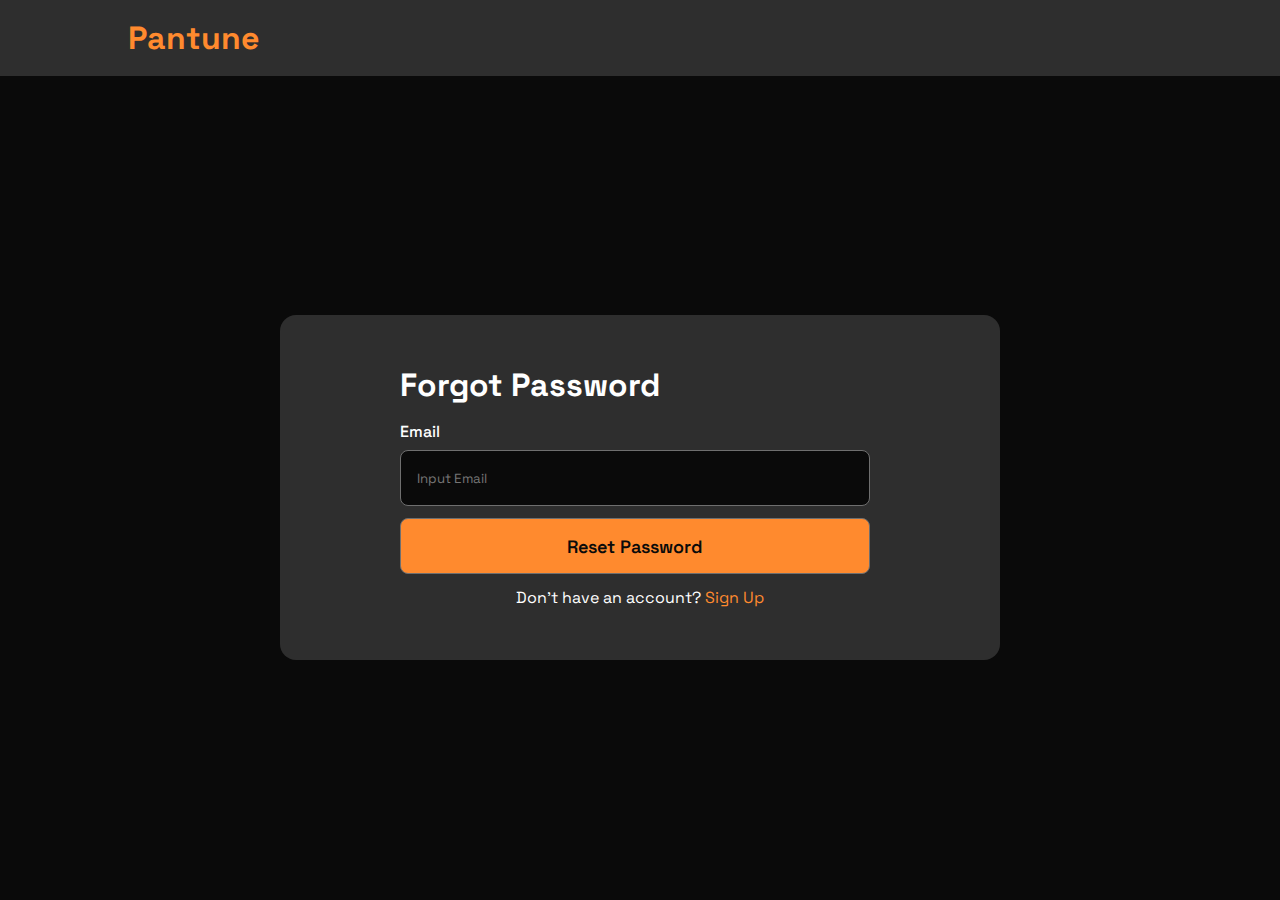
<file: forgot-password.html>
<!DOCTYPE html>
<html lang="en">
  <head>
    <meta charset="UTF-8" />
    <meta http-equiv="X-UA-Compatible" content="IE=edge" />
    <meta name="viewport" content="width=device-width, initial-scale=1.0" />
    <link rel="stylesheet" href="./styles/signin.css" />
    <title>Sign In</title>
  </head>
  <body>
    <nav class="nav-bar">
      <a class="nav-link" href="/"><h1 class="nav-title">Pantune</h1></a>
    </nav>
    <main class="main-container">
      <div class="container-content">
        <div class="header-title">Forgot Password</div>
        <form>
          <div class="form-control">
            <p class="form-title">Email</p>
            <input
              type="email"
              name="email"
              id="email"
              placeholder="Input Email"
              required
            />
          </div>

          <div class="form-control">
            <input type="submit" value="Reset Password" />
          </div>

          <p class="create-link">
            Don’t have an account? <a href="./signup.html">Sign Up</a>
          </p>
        </form>
      </div>
    </main>
  </body>
</html>
</file>
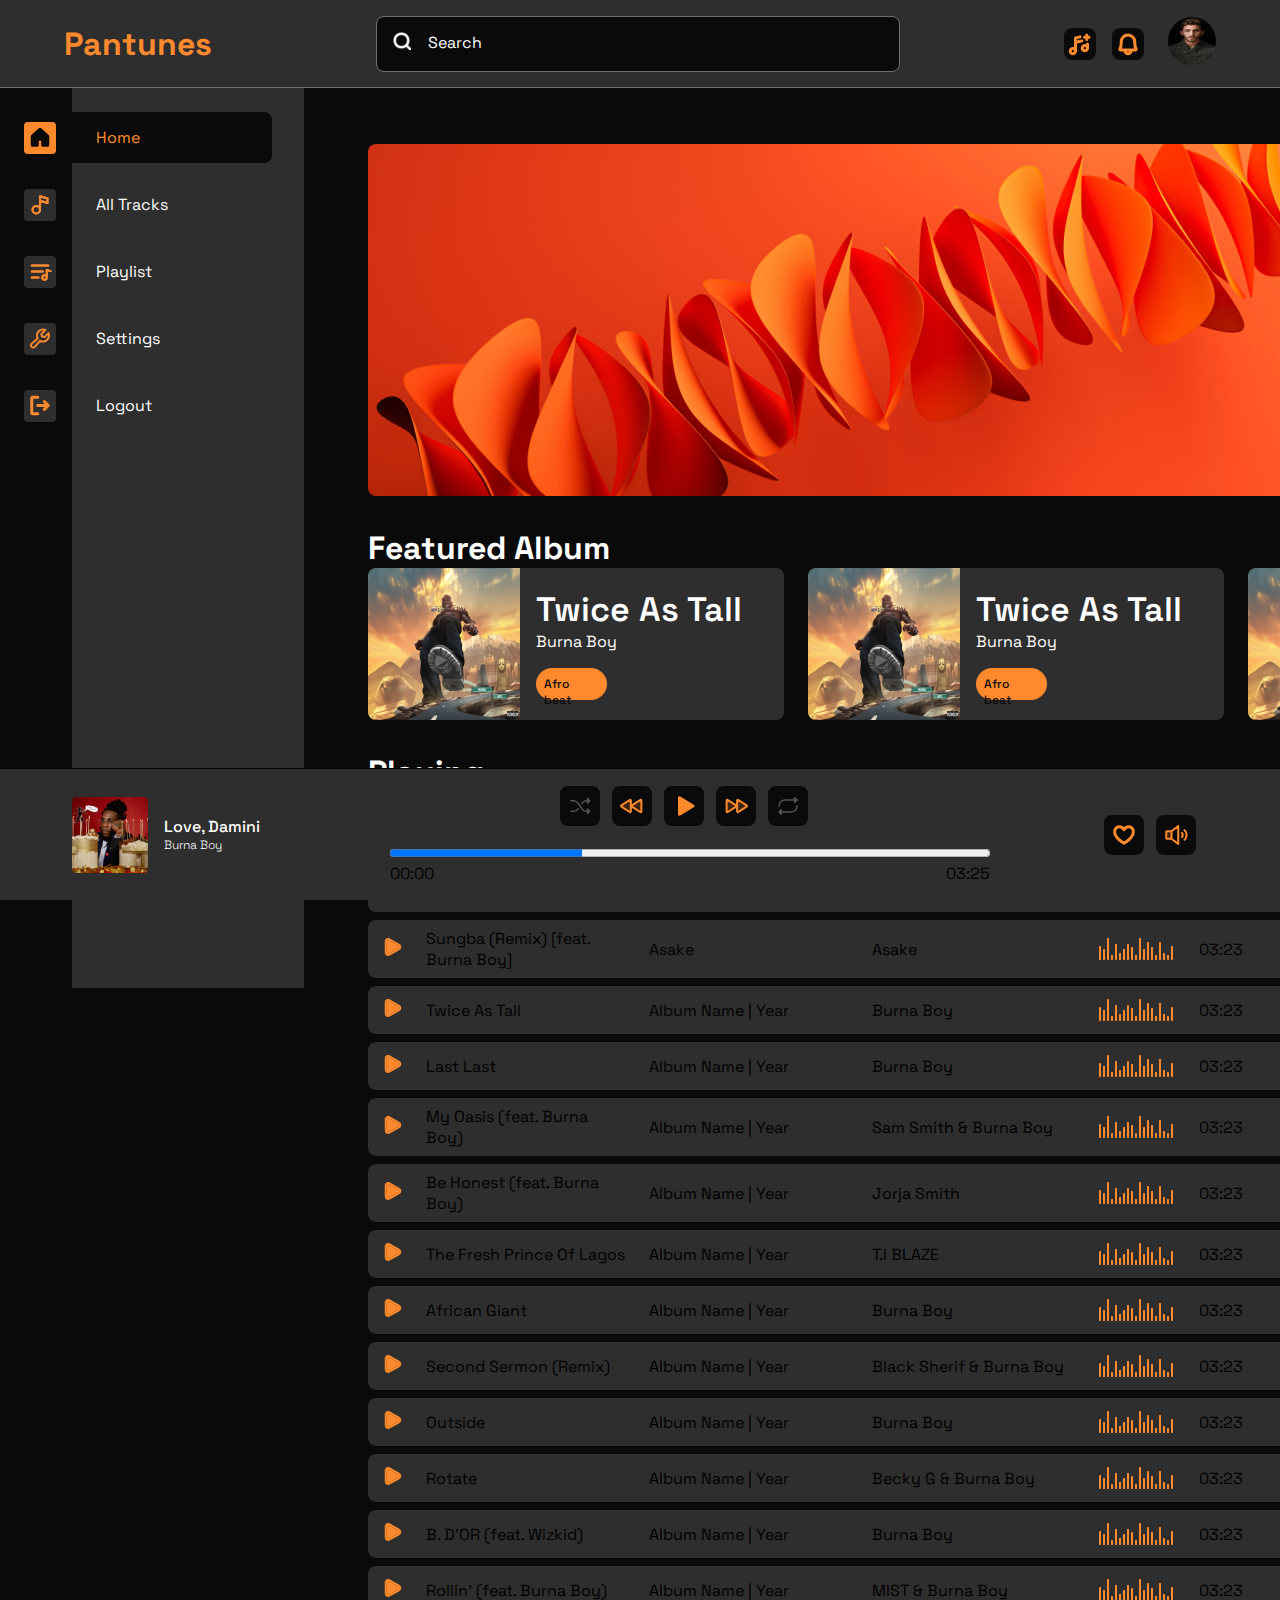
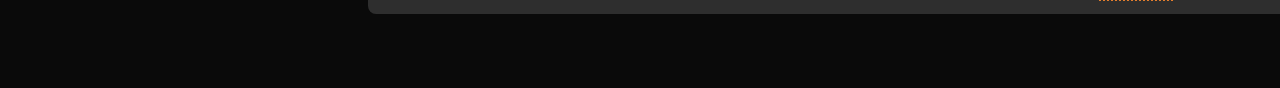
<file: home.html>
<!DOCTYPE html>
<html lang="en">

<head>
    <meta charset="UTF-8" />
    <meta http-equiv="X-UA-Compatible" content="IE=edge" />
    <meta name="viewport" content="width=device-width,initial-scale=1.0" />
    <title>Home</title>
    <link rel="stylesheet" href="styles/navbar.css" />
    <link rel="stylesheet" href="styles/sidebar.css" />
    <link rel="stylesheet" href="styles/player.css" />
    <link rel="stylesheet" href="styles/track.css" />
    <link rel="stylesheet" href="styles/layout.css" />
    <link rel="stylesheet" href="styles/home.css" />
</head>

<body>
    <div class="container">
        <nav>
            <a href="index.html">
                <h1>Pantunes</h1>
            </a>
            <!-- <div class="search-container">
        <img id="search-icon" src="/images/search-icon.png" alt="" /> -->
            <input type="search" placeholder="Search" />
            <!-- </div> -->

            <div class="nav-icons">
                <div class="nav-action-icon">
                    <!-- music icon -->
                    <svg width="32" height="32" viewBox="0 0 32 32" fill="none" xmlns="http://www.w3.org/2000/svg">
              <rect width="32" height="32" rx="8" fill="#0A0A0A" />
              <path
                d="M22.75 7V11.5M25 9.25H20.5M11.5 23.125V10L16.0187 8.875M17.875 12.9062L11.5 14.5M23.5 15.9344V20.125M20.875 22.75C22.3247 22.75 23.5 21.5747 23.5 20.125C23.5 18.6753 22.3247 17.5 20.875 17.5C19.4253 17.5 18.25 18.6753 18.25 20.125C18.25 21.5747 19.4253 22.75 20.875 22.75ZM8.875 25.75C10.3247 25.75 11.5 24.5747 11.5 23.125C11.5 21.6753 10.3247 20.5 8.875 20.5C7.42525 20.5 6.25 21.6753 6.25 23.125C6.25 24.5747 7.42525 25.75 8.875 25.75Z"
                stroke="#FF8A2E"
                stroke-width="3"
                stroke-linecap="round"
                stroke-linejoin="round"
              />
            </svg>

                    <!-- notification icon -->
                    <svg width="32" height="32" viewBox="0 0 32 32" fill="none" xmlns="http://www.w3.org/2000/svg">
              <rect width="32" height="32" rx="8" fill="#0A0A0A" />
              <path
                d="M13.0004 22.0001V22.7501C13.0004 23.5458 13.3164 24.3088 13.8791 24.8714C14.4416 25.434 15.2047 25.7501 16.0004 25.7501C16.796 25.7501 17.5591 25.434 18.1217 24.8714C18.6843 24.3088 19.0004 23.5458 19.0004 22.7501V22.0001M9.26904 13.7501C9.26779 12.861 9.44246 11.9803 9.783 11.159C10.1235 10.3377 10.6232 9.5918 11.2532 8.96438C11.8832 8.33697 12.6312 7.8404 13.454 7.50329C14.2767 7.16617 15.158 6.99515 16.0472 7.0001C19.7597 7.02823 22.7315 10.1126 22.7315 13.8345V14.5001C22.7315 17.8563 23.4347 19.8063 24.0534 20.8751C24.1191 20.9889 24.1538 21.118 24.1539 21.2494C24.154 21.3809 24.1196 21.51 24.0541 21.624C23.9885 21.7379 23.8943 21.8326 23.7806 21.8986C23.6669 21.9646 23.5379 21.9996 23.4065 22.0001H8.59404C8.46261 21.9996 8.33361 21.9646 8.21996 21.8986C8.10632 21.8326 8.01201 21.7379 7.9465 21.624C7.88099 21.51 7.84656 21.3809 7.84668 21.2494C7.84679 21.118 7.88145 20.9889 7.94717 20.8751C8.56592 19.8063 9.26904 17.8563 9.26904 14.5001V13.7501Z"
                stroke="#FF8A2E"
                stroke-width="3"
                stroke-linecap="round"
                stroke-linejoin="round"
              />
            </svg>
                </div>

                <div class="profile-image">
                    <img src="./images/person.jpg" alt="profile-image" />
                </div>
            </div>
        </nav>
        <div class="content-container">
            <div class="sidebar">
                <div class="sidebar-item" id="active-sidebar-item">
                    <a class="sidebar-link" href="/home.html">
                        <div class="item-icon" id="active-icon">
                            <svg width="24" height="25" viewBox="0 0 24 25" fill="none" xmlns="http://www.w3.org/2000/svg">
                  <path
                    d="M14.25 19.999V15.499C14.25 15.3001 14.1709 15.1093 14.0303 14.9686C13.8897 14.828 13.6989 14.749 13.5 14.749H10.5C10.3011 14.749 10.1103 14.828 9.96968 14.9686C9.82905 15.1093 9.75 15.3001 9.75 15.499V19.999C9.75 20.1979 9.67095 20.3887 9.53032 20.5293C9.3897 20.67 9.1989 20.749 9 20.749H4.5C4.30108 20.749 4.11032 20.67 3.96967 20.5293C3.82902 20.3887 3.75 20.1979 3.75 19.999V11.3271C3.75168 11.2233 3.77411 11.1209 3.81597 11.0259C3.85783 10.9309 3.91828 10.8453 3.99375 10.774L11.4937 3.95835C11.632 3.83187 11.8126 3.76172 12 3.76172C12.1874 3.76172 12.368 3.83187 12.5062 3.95835L20.0062 10.774C20.0817 10.8453 20.1422 10.9309 20.184 11.0259C20.2259 11.1209 20.2484 11.2233 20.25 11.3271V19.999C20.25 20.1979 20.1709 20.3887 20.0303 20.5293C19.8897 20.67 19.6989 20.749 19.5 20.749H15C14.8011 20.749 14.6103 20.67 14.4697 20.5293C14.3291 20.3887 14.25 20.1979 14.25 19.999Z"
                    fill="#0A0A0A"
                    stroke="#0A0A0A"
                    stroke-width="2"
                    stroke-linecap="round"
                    stroke-linejoin="round"
                  />
                </svg>
                        </div>
                        <div class="item-text">Home</div>
                    </a>
                </div>
                <div class="sidebar-item">
                    <a class="sidebar-link" href="AllTrack.html">
                        <div class="item-icon">
                            <svg width="24" height="25" viewBox="0 0 24 25" fill="none" xmlns="http://www.w3.org/2000/svg">
                  <path
                    d="M12 17.75V4.25L19.5 6.5V11L12 8.75M8.25 21.5C10.321 21.5 12 19.821 12 17.75C12 15.679 10.321 14 8.25 14C6.17893 14 4.5 15.679 4.5 17.75C4.5 19.821 6.17893 21.5 8.25 21.5Z"
                    stroke="#FF8A2E"
                    stroke-width="2"
                    stroke-linecap="round"
                    stroke-linejoin="round"
                  />
                  <path
                    d="M12 17.75V4.25L19.5 6.5V11L12 8.75M8.25 21.5C10.321 21.5 12 19.821 12 17.75C12 15.679 10.321 14 8.25 14C6.17893 14 4.5 15.679 4.5 17.75C4.5 19.821 6.17893 21.5 8.25 21.5Z"
                    stroke="#FF8A2E"
                    stroke-width="2"
                    stroke-linecap="round"
                    stroke-linejoin="round"
                  />
                </svg>
                        </div>
                        <div class="item-text">All Tracks</div>
                    </a>
                </div>
                <div class="sidebar-item">
                    <a class="sidebar-link" href="playlist.html">
                        <div class="item-icon">
                            <svg width="24" height="25" viewBox="0 0 24 25" fill="none" xmlns="http://www.w3.org/2000/svg">
                  <path
                    d="M3.75 6.5H20.25M3.75 12.5H15M3.75 18.5H10.5M18.75 18.5V11L22.5 12.125M16.5 20.75C17.7427 20.75 18.75 19.7427 18.75 18.5C18.75 17.2573 17.7427 16.25 16.5 16.25C15.2573 16.25 14.25 17.2573 14.25 18.5C14.25 19.7427 15.2573 20.75 16.5 20.75Z"
                    stroke="#FF8A2E"
                    stroke-width="2"
                    stroke-linecap="round"
                    stroke-linejoin="round"
                  />
                  <path
                    d="M3.75 6.5H20.25M3.75 12.5H15M3.75 18.5H10.5M18.75 18.5V11L22.5 12.125M16.5 20.75C17.7427 20.75 18.75 19.7427 18.75 18.5C18.75 17.2573 17.7427 16.25 16.5 16.25C15.2573 16.25 14.25 17.2573 14.25 18.5C14.25 19.7427 15.2573 20.75 16.5 20.75Z"
                    stroke="#FF8A2E"
                    stroke-width="2"
                    stroke-linecap="round"
                    stroke-linejoin="round"
                  />
                </svg>
                        </div>
                        <div class="item-text">Playlist</div>
                    </a>
                </div>
                <div class="sidebar-item">
                    <a class="sidebar-link" href="#">
                        <div class="item-icon">
                            <svg width="24" height="25" viewBox="0 0 24 25" fill="none" xmlns="http://www.w3.org/2000/svg">
                  <path
                    d="M20.5219 7.15801C21.0138 8.30672 21.1343 9.58052 20.8663 10.8011C20.5983 12.0216 19.9554 13.1278 19.0274 13.9648C18.0995 14.8018 16.9331 15.3276 15.6915 15.4688C14.4499 15.6098 13.1952 15.3592 12.1031 14.7518L6.84375 20.8455C6.42106 21.2682 5.84777 21.5057 5.25 21.5057C4.65223 21.5057 4.07894 21.2682 3.65625 20.8455C3.23356 20.4228 2.99609 19.8495 2.99609 19.2518C2.99609 18.654 3.23356 18.0807 3.65625 17.658L9.75002 12.3986C9.14259 11.3066 8.89187 10.0519 9.03302 8.81027C9.17409 7.56862 9.69999 6.40219 10.5369 5.47428C11.3739 4.54637 12.4801 3.90342 13.7007 3.63545C14.9213 3.36748 16.1951 3.48792 17.3438 3.97988L13.4063 7.90801L13.9406 10.5611L16.5938 11.0955L20.5219 7.15801Z"
                    stroke="#FF8A2E"
                    stroke-width="2"
                    stroke-linecap="round"
                    stroke-linejoin="round"
                  />
                </svg>
                        </div>
                        <div class="item-text">Settings</div>
                    </a>
                </div>
                <div class="sidebar-item">
                    <a class="sidebar-link" href="#">
                        <div class="item-icon">
                            <svg width="24" height="25" viewBox="0 0 24 25" fill="none" xmlns="http://www.w3.org/2000/svg">
                  <path
                    d="M16.3125 8.5625L20.25 12.5L16.3125 16.4375M9.75 12.5H20.25M9.75 20.75H4.5C4.30109 20.75 4.11032 20.6709 3.96967 20.5303C3.82902 20.3897 3.75 20.1989 3.75 20V5C3.75 4.80109 3.82902 4.61032 3.96967 4.46967C4.11032 4.32902 4.30109 4.25 4.5 4.25H9.75"
                    stroke="#FF8A2E"
                    stroke-width="3"
                    stroke-linecap="round"
                    stroke-linejoin="round"
                  />
                </svg>
                        </div>
                        <div class="item-text">Logout</div>
                    </a>
                </div>
            </div>
            <div class="main-content">
                <div class="ads-container"></div>
                <div class="featured-section">
                    <p class="section-header">Featured Album</p>
                    <div class="featured-albums">
                        <div class="albums">
                            <div class="album-art"></div>
                            <div class="album-description">
                                <p class="album-title">Twice As Tall</p>
                                <p class="album-artiste">Burna Boy</p>
                                <p class="album-genre">Afro beat</p>
                            </div>
                        </div>
                        <div class="albums">
                            <div class="album-art"></div>
                            <div class="album-description">
                                <p class="album-title">Twice As Tall</p>
                                <p class="album-artiste">Burna Boy</p>
                                <p class="album-genre">Afro beat</p>
                            </div>
                        </div>
                        <div class="albums">
                            <div class="album-art"></div>
                            <div class="album-description">
                                <p class="album-title">Twice As Tall</p>
                                <p class="album-artiste">Burna Boy</p>
                                <p class="album-genre">Afro beat</p>
                            </div>
                        </div>
                        <div class="albums">
                            <div class="album-art"></div>
                            <div class="album-description">
                                <p class="album-title">Twice As Tall</p>
                                <p class="album-artiste">Burna Boy</p>
                                <p class="album-genre">Afro beat</p>
                            </div>
                        </div>
                        <div class="albums">
                            <div class="album-art"></div>
                            <div class="album-description">
                                <p class="album-title">Twice As Tall</p>
                                <p class="album-artiste">Burna Boy</p>
                                <p class="album-genre">Afro beat</p>
                            </div>
                        </div>
                    </div>
                </div>
                <div class="track">
                    <p class="track-header" id="title-text">Playing Now</p>
                    <div class="track-list">
                        <div class="track-items">
                            <div class="pause">
                                <svg width="14" height="20" viewBox="0 0 14 20" fill="none" xmlns="http://www.w3.org/2000/svg">
                    <path
                      d="M11 0C10.2044 0 9.44129 0.316071 8.87868 0.87868C8.31607 1.44129 8 2.20435 8 3V17C8 17.7956 8.31607 18.5587 8.87868 19.1213C9.44129 19.6839 10.2044 20 11 20C11.7956 20 12.5587 19.6839 13.1213 19.1213C13.6839 18.5587 14 17.7956 14 17V3C14 2.20435 13.6839 1.44129 13.1213 0.87868C12.5587 0.316071 11.7956 0 11 0ZM12 17C12 17.2652 11.8946 17.5196 11.7071 17.7071C11.5196 17.8946 11.2652 18 11 18C10.7348 18 10.4804 17.8946 10.2929 17.7071C10.1054 17.5196 10 17.2652 10 17V3C10 2.73478 10.1054 2.48043 10.2929 2.29289C10.4804 2.10536 10.7348 2 11 2C11.2652 2 11.5196 2.10536 11.7071 2.29289C11.8946 2.48043 12 2.73478 12 3V17ZM3 0C2.20435 0 1.44129 0.316071 0.87868 0.87868C0.316071 1.44129 0 2.20435 0 3V17C0 17.7956 0.316071 18.5587 0.87868 19.1213C1.44129 19.6839 2.20435 20 3 20C3.79565 20 4.55871 19.6839 5.12132 19.1213C5.68393 18.5587 6 17.7956 6 17V3C6 2.20435 5.68393 1.44129 5.12132 0.87868C4.55871 0.316071 3.79565 0 3 0ZM4 17C4 17.2652 3.89464 17.5196 3.70711 17.7071C3.51957 17.8946 3.26522 18 3 18C2.73478 18 2.48043 17.8946 2.29289 17.7071C2.10536 17.5196 2 17.2652 2 17V3C2 2.73478 2.10536 2.48043 2.29289 2.29289C2.48043 2.10536 2.73478 2 3 2C3.26522 2 3.51957 2.10536 3.70711 2.29289C3.89464 2.48043 4 2.73478 4 3V17Z"
                      fill="#FF8A2E"
                    />
                    <path
                      d="M4 17C4 17.2652 3.89464 17.5196 3.70711 17.7071C3.51957 17.8946 3.26522 18 3 18C2.73478 18 2.48043 17.8946 2.29289 17.7071C2.10536 17.5196 2 17.2652 2 17V3C2 2.73478 2.10536 2.48043 2.29289 2.29289C2.48043 2.10536 2.73478 2 3 2C3.26522 2 3.51957 2.10536 3.70711 2.29289C3.89464 2.48043 4 2.73478 4 3V17Z"
                      fill="#FF8A2E"
                    />
                    <path
                      d="M12 17C12 17.2652 11.8946 17.5196 11.7071 17.7071C11.5196 17.8946 11.2652 18 11 18C10.7348 18 10.4804 17.8946 10.2929 17.7071C10.1054 17.5196 10 17.2652 10 17V3C10 2.73478 10.1054 2.48043 10.2929 2.29289C10.4804 2.10536 10.7348 2 11 2C11.2652 2 11.5196 2.10536 11.7071 2.29289C11.8946 2.48043 12 2.73478 12 3V17Z"
                      fill="#FF8A2E"
                    />
                  </svg>
                            </div>
                            <p class="title-track">Love, Damini</p>
                            <p class="album-name">Love, Damini | 2022</p>
                            <p class="artist">Burna Boy</p>
                            <img src="/images/Visual Meter.png" alt="hi" />
                            <p class="time">03:23</p>
                        </div>
                        <div class="track-items items">
                            <div class="pause">
                                <svg width="18" height="18" viewBox="0 0 18 18" fill="none" xmlns="http://www.w3.org/2000/svg">
                    <path
                      d="M15.5402 5.99832L5.88021 0.458317C5.3575 0.156477 4.76421 -0.00164499 4.16061 1.29041e-05C3.557 0.0016708 2.96459 0.163049 2.44354 0.467756C1.92249 0.772464 1.49137 1.20964 1.19396 1.73489C0.89655 2.26014 0.743452 2.85475 0.750215 3.45832V14.5783C0.750215 15.4854 1.11053 16.3552 1.75191 16.9966C2.39328 17.638 3.26317 17.9983 4.17021 17.9983C4.77065 17.9973 5.3603 17.8387 5.88021 17.5383L15.5402 11.9983C16.0593 11.6979 16.4902 11.2663 16.7898 10.7468C17.0894 10.2272 17.2471 9.63804 17.2471 9.03832C17.2471 8.43859 17.0894 7.84941 16.7898 7.32988C16.4902 6.81035 16.0593 6.37873 15.5402 6.07832V5.99832ZM14.5402 10.1883L4.88021 15.8083C4.6637 15.931 4.41908 15.9955 4.17021 15.9955C3.92135 15.9955 3.67673 15.931 3.46021 15.8083C3.24431 15.6837 3.06503 15.5044 2.9404 15.2885C2.81576 15.0725 2.75017 14.8276 2.75021 14.5783V3.41832C2.75017 3.16901 2.81576 2.92409 2.9404 2.70818C3.06503 2.49226 3.24431 2.31297 3.46021 2.18832C3.67762 2.06747 3.92151 2.00221 4.17021 1.99832C4.41875 2.00342 4.66235 2.06861 4.88021 2.18832L14.5402 7.76832C14.7562 7.89292 14.9356 8.07219 15.0603 8.28811C15.185 8.50402 15.2506 8.74897 15.2506 8.99832C15.2506 9.24766 15.185 9.49261 15.0603 9.70853C14.9356 9.92445 14.7562 10.1037 14.5402 10.2283V10.1883Z"
                      fill="#FF8A2E"
                    />
                    <path
                      d="M14.5402 10.1883L4.88021 15.8083C4.6637 15.931 4.41908 15.9955 4.17021 15.9955C3.92135 15.9955 3.67673 15.931 3.46021 15.8083C3.24431 15.6837 3.06503 15.5044 2.9404 15.2885C2.81576 15.0725 2.75017 14.8276 2.75021 14.5783V3.41832C2.75017 3.16901 2.81576 2.92409 2.9404 2.70818C3.06503 2.49226 3.24431 2.31297 3.46021 2.18832C3.67762 2.06747 3.92151 2.00221 4.17021 1.99832C4.41875 2.00342 4.66235 2.06861 4.88021 2.18832L14.5402 7.76832C14.7562 7.89292 14.9356 8.07219 15.0603 8.28811C15.185 8.50402 15.2506 8.74897 15.2506 8.99832C15.2506 9.24766 15.185 9.49261 15.0603 9.70853C14.9356 9.92445 14.7562 10.1037 14.5402 10.2283V10.1883Z"
                      fill="#FF8A2E"
                    />
                  </svg>
                            </div>
                            <p class="title-track">Burna Boy & Fireboy</p>
                            <p class="album-name">Burna Boy & Fireboy</p>
                            <p class="artist">Burna Boy & Fireboy</p>
                            <img src="/images/Visual Meter.png" alt="hi" />
                            <p class="time">03:23</p>
                        </div>
                        <div class="track-items items">
                            <div class="pause">
                                <svg width="18" height="18" viewBox="0 0 18 18" fill="none" xmlns="http://www.w3.org/2000/svg">
                    <path
                      d="M15.5402 5.99832L5.88021 0.458317C5.3575 0.156477 4.76421 -0.00164499 4.16061 1.29041e-05C3.557 0.0016708 2.96459 0.163049 2.44354 0.467756C1.92249 0.772464 1.49137 1.20964 1.19396 1.73489C0.89655 2.26014 0.743452 2.85475 0.750215 3.45832V14.5783C0.750215 15.4854 1.11053 16.3552 1.75191 16.9966C2.39328 17.638 3.26317 17.9983 4.17021 17.9983C4.77065 17.9973 5.3603 17.8387 5.88021 17.5383L15.5402 11.9983C16.0593 11.6979 16.4902 11.2663 16.7898 10.7468C17.0894 10.2272 17.2471 9.63804 17.2471 9.03832C17.2471 8.43859 17.0894 7.84941 16.7898 7.32988C16.4902 6.81035 16.0593 6.37873 15.5402 6.07832V5.99832ZM14.5402 10.1883L4.88021 15.8083C4.6637 15.931 4.41908 15.9955 4.17021 15.9955C3.92135 15.9955 3.67673 15.931 3.46021 15.8083C3.24431 15.6837 3.06503 15.5044 2.9404 15.2885C2.81576 15.0725 2.75017 14.8276 2.75021 14.5783V3.41832C2.75017 3.16901 2.81576 2.92409 2.9404 2.70818C3.06503 2.49226 3.24431 2.31297 3.46021 2.18832C3.67762 2.06747 3.92151 2.00221 4.17021 1.99832C4.41875 2.00342 4.66235 2.06861 4.88021 2.18832L14.5402 7.76832C14.7562 7.89292 14.9356 8.07219 15.0603 8.28811C15.185 8.50402 15.2506 8.74897 15.2506 8.99832C15.2506 9.24766 15.185 9.49261 15.0603 9.70853C14.9356 9.92445 14.7562 10.1037 14.5402 10.2283V10.1883Z"
                      fill="#FF8A2E"
                    />
                    <path
                      d="M14.5402 10.1883L4.88021 15.8083C4.6637 15.931 4.41908 15.9955 4.17021 15.9955C3.92135 15.9955 3.67673 15.931 3.46021 15.8083C3.24431 15.6837 3.06503 15.5044 2.9404 15.2885C2.81576 15.0725 2.75017 14.8276 2.75021 14.5783V3.41832C2.75017 3.16901 2.81576 2.92409 2.9404 2.70818C3.06503 2.49226 3.24431 2.31297 3.46021 2.18832C3.67762 2.06747 3.92151 2.00221 4.17021 1.99832C4.41875 2.00342 4.66235 2.06861 4.88021 2.18832L14.5402 7.76832C14.7562 7.89292 14.9356 8.07219 15.0603 8.28811C15.185 8.50402 15.2506 8.74897 15.2506 8.99832C15.2506 9.24766 15.185 9.49261 15.0603 9.70853C14.9356 9.92445 14.7562 10.1037 14.5402 10.2283V10.1883Z"
                      fill="#FF8A2E"
                    />
                  </svg>
                            </div>
                            <p class="title-track">Sungba (Remix) [feat. Burna Boy]</p>
                            <p class="album-name">Asake</p>
                            <p class="artist">Asake</p>
                            <img src="/images/Visual Meter.png" alt="hi" />
                            <p class="time">03:23</p>
                        </div>
                        <div class="track-items items">
                            <div class="pause">
                                <svg width="18" height="18" viewBox="0 0 18 18" fill="none" xmlns="http://www.w3.org/2000/svg">
                    <path
                      d="M15.5402 5.99832L5.88021 0.458317C5.3575 0.156477 4.76421 -0.00164499 4.16061 1.29041e-05C3.557 0.0016708 2.96459 0.163049 2.44354 0.467756C1.92249 0.772464 1.49137 1.20964 1.19396 1.73489C0.89655 2.26014 0.743452 2.85475 0.750215 3.45832V14.5783C0.750215 15.4854 1.11053 16.3552 1.75191 16.9966C2.39328 17.638 3.26317 17.9983 4.17021 17.9983C4.77065 17.9973 5.3603 17.8387 5.88021 17.5383L15.5402 11.9983C16.0593 11.6979 16.4902 11.2663 16.7898 10.7468C17.0894 10.2272 17.2471 9.63804 17.2471 9.03832C17.2471 8.43859 17.0894 7.84941 16.7898 7.32988C16.4902 6.81035 16.0593 6.37873 15.5402 6.07832V5.99832ZM14.5402 10.1883L4.88021 15.8083C4.6637 15.931 4.41908 15.9955 4.17021 15.9955C3.92135 15.9955 3.67673 15.931 3.46021 15.8083C3.24431 15.6837 3.06503 15.5044 2.9404 15.2885C2.81576 15.0725 2.75017 14.8276 2.75021 14.5783V3.41832C2.75017 3.16901 2.81576 2.92409 2.9404 2.70818C3.06503 2.49226 3.24431 2.31297 3.46021 2.18832C3.67762 2.06747 3.92151 2.00221 4.17021 1.99832C4.41875 2.00342 4.66235 2.06861 4.88021 2.18832L14.5402 7.76832C14.7562 7.89292 14.9356 8.07219 15.0603 8.28811C15.185 8.50402 15.2506 8.74897 15.2506 8.99832C15.2506 9.24766 15.185 9.49261 15.0603 9.70853C14.9356 9.92445 14.7562 10.1037 14.5402 10.2283V10.1883Z"
                      fill="#FF8A2E"
                    />
                    <path
                      d="M14.5402 10.1883L4.88021 15.8083C4.6637 15.931 4.41908 15.9955 4.17021 15.9955C3.92135 15.9955 3.67673 15.931 3.46021 15.8083C3.24431 15.6837 3.06503 15.5044 2.9404 15.2885C2.81576 15.0725 2.75017 14.8276 2.75021 14.5783V3.41832C2.75017 3.16901 2.81576 2.92409 2.9404 2.70818C3.06503 2.49226 3.24431 2.31297 3.46021 2.18832C3.67762 2.06747 3.92151 2.00221 4.17021 1.99832C4.41875 2.00342 4.66235 2.06861 4.88021 2.18832L14.5402 7.76832C14.7562 7.89292 14.9356 8.07219 15.0603 8.28811C15.185 8.50402 15.2506 8.74897 15.2506 8.99832C15.2506 9.24766 15.185 9.49261 15.0603 9.70853C14.9356 9.92445 14.7562 10.1037 14.5402 10.2283V10.1883Z"
                      fill="#FF8A2E"
                    />
                  </svg>
                            </div>
                            <p class="title-track">Twice As Tall</p>
                            <p class="album-name">Album Name | Year</p>
                            <p class="artist">Burna Boy</p>
                            <img src="/images/Visual Meter.png" alt="hi" />
                            <p class="time">03:23</p>
                        </div>
                        <div class="track-items items">
                            <div class="pause">
                                <svg width="18" height="18" viewBox="0 0 18 18" fill="none" xmlns="http://www.w3.org/2000/svg">
                    <path
                      d="M15.5402 5.99832L5.88021 0.458317C5.3575 0.156477 4.76421 -0.00164499 4.16061 1.29041e-05C3.557 0.0016708 2.96459 0.163049 2.44354 0.467756C1.92249 0.772464 1.49137 1.20964 1.19396 1.73489C0.89655 2.26014 0.743452 2.85475 0.750215 3.45832V14.5783C0.750215 15.4854 1.11053 16.3552 1.75191 16.9966C2.39328 17.638 3.26317 17.9983 4.17021 17.9983C4.77065 17.9973 5.3603 17.8387 5.88021 17.5383L15.5402 11.9983C16.0593 11.6979 16.4902 11.2663 16.7898 10.7468C17.0894 10.2272 17.2471 9.63804 17.2471 9.03832C17.2471 8.43859 17.0894 7.84941 16.7898 7.32988C16.4902 6.81035 16.0593 6.37873 15.5402 6.07832V5.99832ZM14.5402 10.1883L4.88021 15.8083C4.6637 15.931 4.41908 15.9955 4.17021 15.9955C3.92135 15.9955 3.67673 15.931 3.46021 15.8083C3.24431 15.6837 3.06503 15.5044 2.9404 15.2885C2.81576 15.0725 2.75017 14.8276 2.75021 14.5783V3.41832C2.75017 3.16901 2.81576 2.92409 2.9404 2.70818C3.06503 2.49226 3.24431 2.31297 3.46021 2.18832C3.67762 2.06747 3.92151 2.00221 4.17021 1.99832C4.41875 2.00342 4.66235 2.06861 4.88021 2.18832L14.5402 7.76832C14.7562 7.89292 14.9356 8.07219 15.0603 8.28811C15.185 8.50402 15.2506 8.74897 15.2506 8.99832C15.2506 9.24766 15.185 9.49261 15.0603 9.70853C14.9356 9.92445 14.7562 10.1037 14.5402 10.2283V10.1883Z"
                      fill="#FF8A2E"
                    />
                    <path
                      d="M14.5402 10.1883L4.88021 15.8083C4.6637 15.931 4.41908 15.9955 4.17021 15.9955C3.92135 15.9955 3.67673 15.931 3.46021 15.8083C3.24431 15.6837 3.06503 15.5044 2.9404 15.2885C2.81576 15.0725 2.75017 14.8276 2.75021 14.5783V3.41832C2.75017 3.16901 2.81576 2.92409 2.9404 2.70818C3.06503 2.49226 3.24431 2.31297 3.46021 2.18832C3.67762 2.06747 3.92151 2.00221 4.17021 1.99832C4.41875 2.00342 4.66235 2.06861 4.88021 2.18832L14.5402 7.76832C14.7562 7.89292 14.9356 8.07219 15.0603 8.28811C15.185 8.50402 15.2506 8.74897 15.2506 8.99832C15.2506 9.24766 15.185 9.49261 15.0603 9.70853C14.9356 9.92445 14.7562 10.1037 14.5402 10.2283V10.1883Z"
                      fill="#FF8A2E"
                    />
                  </svg>
                            </div>
                            <p class="title-track">Last Last</p>
                            <p class="album-name">Album Name | Year</p>
                            <p class="artist">Burna Boy</p>
                            <img src="/images/Visual Meter.png" alt="hi" />
                            <p class="time">03:23</p>
                        </div>
                        <div class="track-items items">
                            <div class="pause">
                                <svg width="18" height="18" viewBox="0 0 18 18" fill="none" xmlns="http://www.w3.org/2000/svg">
                    <path
                      d="M15.5402 5.99832L5.88021 0.458317C5.3575 0.156477 4.76421 -0.00164499 4.16061 1.29041e-05C3.557 0.0016708 2.96459 0.163049 2.44354 0.467756C1.92249 0.772464 1.49137 1.20964 1.19396 1.73489C0.89655 2.26014 0.743452 2.85475 0.750215 3.45832V14.5783C0.750215 15.4854 1.11053 16.3552 1.75191 16.9966C2.39328 17.638 3.26317 17.9983 4.17021 17.9983C4.77065 17.9973 5.3603 17.8387 5.88021 17.5383L15.5402 11.9983C16.0593 11.6979 16.4902 11.2663 16.7898 10.7468C17.0894 10.2272 17.2471 9.63804 17.2471 9.03832C17.2471 8.43859 17.0894 7.84941 16.7898 7.32988C16.4902 6.81035 16.0593 6.37873 15.5402 6.07832V5.99832ZM14.5402 10.1883L4.88021 15.8083C4.6637 15.931 4.41908 15.9955 4.17021 15.9955C3.92135 15.9955 3.67673 15.931 3.46021 15.8083C3.24431 15.6837 3.06503 15.5044 2.9404 15.2885C2.81576 15.0725 2.75017 14.8276 2.75021 14.5783V3.41832C2.75017 3.16901 2.81576 2.92409 2.9404 2.70818C3.06503 2.49226 3.24431 2.31297 3.46021 2.18832C3.67762 2.06747 3.92151 2.00221 4.17021 1.99832C4.41875 2.00342 4.66235 2.06861 4.88021 2.18832L14.5402 7.76832C14.7562 7.89292 14.9356 8.07219 15.0603 8.28811C15.185 8.50402 15.2506 8.74897 15.2506 8.99832C15.2506 9.24766 15.185 9.49261 15.0603 9.70853C14.9356 9.92445 14.7562 10.1037 14.5402 10.2283V10.1883Z"
                      fill="#FF8A2E"
                    />
                    <path
                      d="M14.5402 10.1883L4.88021 15.8083C4.6637 15.931 4.41908 15.9955 4.17021 15.9955C3.92135 15.9955 3.67673 15.931 3.46021 15.8083C3.24431 15.6837 3.06503 15.5044 2.9404 15.2885C2.81576 15.0725 2.75017 14.8276 2.75021 14.5783V3.41832C2.75017 3.16901 2.81576 2.92409 2.9404 2.70818C3.06503 2.49226 3.24431 2.31297 3.46021 2.18832C3.67762 2.06747 3.92151 2.00221 4.17021 1.99832C4.41875 2.00342 4.66235 2.06861 4.88021 2.18832L14.5402 7.76832C14.7562 7.89292 14.9356 8.07219 15.0603 8.28811C15.185 8.50402 15.2506 8.74897 15.2506 8.99832C15.2506 9.24766 15.185 9.49261 15.0603 9.70853C14.9356 9.92445 14.7562 10.1037 14.5402 10.2283V10.1883Z"
                      fill="#FF8A2E"
                    />
                  </svg>
                            </div>
                            <p class="title-track">My Oasis (feat. Burna Boy)</p>
                            <p class="album-name">Album Name | Year</p>
                            <p class="artist">Sam Smith & Burna Boy</p>
                            <img src="/images/Visual Meter.png" alt="hi" />
                            <p class="time">03:23</p>
                        </div>
                        <div class="track-items items">
                            <div class="pause">
                                <svg width="18" height="18" viewBox="0 0 18 18" fill="none" xmlns="http://www.w3.org/2000/svg">
                    <path
                      d="M15.5402 5.99832L5.88021 0.458317C5.3575 0.156477 4.76421 -0.00164499 4.16061 1.29041e-05C3.557 0.0016708 2.96459 0.163049 2.44354 0.467756C1.92249 0.772464 1.49137 1.20964 1.19396 1.73489C0.89655 2.26014 0.743452 2.85475 0.750215 3.45832V14.5783C0.750215 15.4854 1.11053 16.3552 1.75191 16.9966C2.39328 17.638 3.26317 17.9983 4.17021 17.9983C4.77065 17.9973 5.3603 17.8387 5.88021 17.5383L15.5402 11.9983C16.0593 11.6979 16.4902 11.2663 16.7898 10.7468C17.0894 10.2272 17.2471 9.63804 17.2471 9.03832C17.2471 8.43859 17.0894 7.84941 16.7898 7.32988C16.4902 6.81035 16.0593 6.37873 15.5402 6.07832V5.99832ZM14.5402 10.1883L4.88021 15.8083C4.6637 15.931 4.41908 15.9955 4.17021 15.9955C3.92135 15.9955 3.67673 15.931 3.46021 15.8083C3.24431 15.6837 3.06503 15.5044 2.9404 15.2885C2.81576 15.0725 2.75017 14.8276 2.75021 14.5783V3.41832C2.75017 3.16901 2.81576 2.92409 2.9404 2.70818C3.06503 2.49226 3.24431 2.31297 3.46021 2.18832C3.67762 2.06747 3.92151 2.00221 4.17021 1.99832C4.41875 2.00342 4.66235 2.06861 4.88021 2.18832L14.5402 7.76832C14.7562 7.89292 14.9356 8.07219 15.0603 8.28811C15.185 8.50402 15.2506 8.74897 15.2506 8.99832C15.2506 9.24766 15.185 9.49261 15.0603 9.70853C14.9356 9.92445 14.7562 10.1037 14.5402 10.2283V10.1883Z"
                      fill="#FF8A2E"
                    />
                    <path
                      d="M14.5402 10.1883L4.88021 15.8083C4.6637 15.931 4.41908 15.9955 4.17021 15.9955C3.92135 15.9955 3.67673 15.931 3.46021 15.8083C3.24431 15.6837 3.06503 15.5044 2.9404 15.2885C2.81576 15.0725 2.75017 14.8276 2.75021 14.5783V3.41832C2.75017 3.16901 2.81576 2.92409 2.9404 2.70818C3.06503 2.49226 3.24431 2.31297 3.46021 2.18832C3.67762 2.06747 3.92151 2.00221 4.17021 1.99832C4.41875 2.00342 4.66235 2.06861 4.88021 2.18832L14.5402 7.76832C14.7562 7.89292 14.9356 8.07219 15.0603 8.28811C15.185 8.50402 15.2506 8.74897 15.2506 8.99832C15.2506 9.24766 15.185 9.49261 15.0603 9.70853C14.9356 9.92445 14.7562 10.1037 14.5402 10.2283V10.1883Z"
                      fill="#FF8A2E"
                    />
                  </svg>
                            </div>
                            <p class="title-track">Be Honest (feat. Burna Boy)</p>
                            <p class="album-name">Album Name | Year</p>
                            <p class="artist">Jorja Smith</p>
                            <img src="/images/Visual Meter.png" alt="hi" />
                            <p class="time">03:23</p>
                        </div>
                        <div class="track-items items">
                            <div class="pause">
                                <svg width="18" height="18" viewBox="0 0 18 18" fill="none" xmlns="http://www.w3.org/2000/svg">
                    <path
                      d="M15.5402 5.99832L5.88021 0.458317C5.3575 0.156477 4.76421 -0.00164499 4.16061 1.29041e-05C3.557 0.0016708 2.96459 0.163049 2.44354 0.467756C1.92249 0.772464 1.49137 1.20964 1.19396 1.73489C0.89655 2.26014 0.743452 2.85475 0.750215 3.45832V14.5783C0.750215 15.4854 1.11053 16.3552 1.75191 16.9966C2.39328 17.638 3.26317 17.9983 4.17021 17.9983C4.77065 17.9973 5.3603 17.8387 5.88021 17.5383L15.5402 11.9983C16.0593 11.6979 16.4902 11.2663 16.7898 10.7468C17.0894 10.2272 17.2471 9.63804 17.2471 9.03832C17.2471 8.43859 17.0894 7.84941 16.7898 7.32988C16.4902 6.81035 16.0593 6.37873 15.5402 6.07832V5.99832ZM14.5402 10.1883L4.88021 15.8083C4.6637 15.931 4.41908 15.9955 4.17021 15.9955C3.92135 15.9955 3.67673 15.931 3.46021 15.8083C3.24431 15.6837 3.06503 15.5044 2.9404 15.2885C2.81576 15.0725 2.75017 14.8276 2.75021 14.5783V3.41832C2.75017 3.16901 2.81576 2.92409 2.9404 2.70818C3.06503 2.49226 3.24431 2.31297 3.46021 2.18832C3.67762 2.06747 3.92151 2.00221 4.17021 1.99832C4.41875 2.00342 4.66235 2.06861 4.88021 2.18832L14.5402 7.76832C14.7562 7.89292 14.9356 8.07219 15.0603 8.28811C15.185 8.50402 15.2506 8.74897 15.2506 8.99832C15.2506 9.24766 15.185 9.49261 15.0603 9.70853C14.9356 9.92445 14.7562 10.1037 14.5402 10.2283V10.1883Z"
                      fill="#FF8A2E"
                    />
                    <path
                      d="M14.5402 10.1883L4.88021 15.8083C4.6637 15.931 4.41908 15.9955 4.17021 15.9955C3.92135 15.9955 3.67673 15.931 3.46021 15.8083C3.24431 15.6837 3.06503 15.5044 2.9404 15.2885C2.81576 15.0725 2.75017 14.8276 2.75021 14.5783V3.41832C2.75017 3.16901 2.81576 2.92409 2.9404 2.70818C3.06503 2.49226 3.24431 2.31297 3.46021 2.18832C3.67762 2.06747 3.92151 2.00221 4.17021 1.99832C4.41875 2.00342 4.66235 2.06861 4.88021 2.18832L14.5402 7.76832C14.7562 7.89292 14.9356 8.07219 15.0603 8.28811C15.185 8.50402 15.2506 8.74897 15.2506 8.99832C15.2506 9.24766 15.185 9.49261 15.0603 9.70853C14.9356 9.92445 14.7562 10.1037 14.5402 10.2283V10.1883Z"
                      fill="#FF8A2E"
                    />
                  </svg>
                            </div>
                            <p class="title-track">The Fresh Prince Of Lagos</p>
                            <p class="album-name">Album Name | Year</p>
                            <p class="artist">T.I BLAZE</p>
                            <img src="/images/Visual Meter.png" alt="hi" />
                            <p class="time">03:23</p>
                        </div>
                        <div class="track-items items">
                            <div class="pause">
                                <svg width="18" height="18" viewBox="0 0 18 18" fill="none" xmlns="http://www.w3.org/2000/svg">
                    <path
                      d="M15.5402 5.99832L5.88021 0.458317C5.3575 0.156477 4.76421 -0.00164499 4.16061 1.29041e-05C3.557 0.0016708 2.96459 0.163049 2.44354 0.467756C1.92249 0.772464 1.49137 1.20964 1.19396 1.73489C0.89655 2.26014 0.743452 2.85475 0.750215 3.45832V14.5783C0.750215 15.4854 1.11053 16.3552 1.75191 16.9966C2.39328 17.638 3.26317 17.9983 4.17021 17.9983C4.77065 17.9973 5.3603 17.8387 5.88021 17.5383L15.5402 11.9983C16.0593 11.6979 16.4902 11.2663 16.7898 10.7468C17.0894 10.2272 17.2471 9.63804 17.2471 9.03832C17.2471 8.43859 17.0894 7.84941 16.7898 7.32988C16.4902 6.81035 16.0593 6.37873 15.5402 6.07832V5.99832ZM14.5402 10.1883L4.88021 15.8083C4.6637 15.931 4.41908 15.9955 4.17021 15.9955C3.92135 15.9955 3.67673 15.931 3.46021 15.8083C3.24431 15.6837 3.06503 15.5044 2.9404 15.2885C2.81576 15.0725 2.75017 14.8276 2.75021 14.5783V3.41832C2.75017 3.16901 2.81576 2.92409 2.9404 2.70818C3.06503 2.49226 3.24431 2.31297 3.46021 2.18832C3.67762 2.06747 3.92151 2.00221 4.17021 1.99832C4.41875 2.00342 4.66235 2.06861 4.88021 2.18832L14.5402 7.76832C14.7562 7.89292 14.9356 8.07219 15.0603 8.28811C15.185 8.50402 15.2506 8.74897 15.2506 8.99832C15.2506 9.24766 15.185 9.49261 15.0603 9.70853C14.9356 9.92445 14.7562 10.1037 14.5402 10.2283V10.1883Z"
                      fill="#FF8A2E"
                    />
                    <path
                      d="M14.5402 10.1883L4.88021 15.8083C4.6637 15.931 4.41908 15.9955 4.17021 15.9955C3.92135 15.9955 3.67673 15.931 3.46021 15.8083C3.24431 15.6837 3.06503 15.5044 2.9404 15.2885C2.81576 15.0725 2.75017 14.8276 2.75021 14.5783V3.41832C2.75017 3.16901 2.81576 2.92409 2.9404 2.70818C3.06503 2.49226 3.24431 2.31297 3.46021 2.18832C3.67762 2.06747 3.92151 2.00221 4.17021 1.99832C4.41875 2.00342 4.66235 2.06861 4.88021 2.18832L14.5402 7.76832C14.7562 7.89292 14.9356 8.07219 15.0603 8.28811C15.185 8.50402 15.2506 8.74897 15.2506 8.99832C15.2506 9.24766 15.185 9.49261 15.0603 9.70853C14.9356 9.92445 14.7562 10.1037 14.5402 10.2283V10.1883Z"
                      fill="#FF8A2E"
                    />
                  </svg>
                            </div>
                            <p class="title-track">African Giant</p>
                            <p class="album-name">Album Name | Year</p>
                            <p class="artist">Burna Boy</p>
                            <img src="/images/Visual Meter.png" alt="hi" />
                            <p class="time">03:23</p>
                        </div>
                        <div class="track-items items">
                            <div class="pause">
                                <svg width="18" height="18" viewBox="0 0 18 18" fill="none" xmlns="http://www.w3.org/2000/svg">
                    <path
                      d="M15.5402 5.99832L5.88021 0.458317C5.3575 0.156477 4.76421 -0.00164499 4.16061 1.29041e-05C3.557 0.0016708 2.96459 0.163049 2.44354 0.467756C1.92249 0.772464 1.49137 1.20964 1.19396 1.73489C0.89655 2.26014 0.743452 2.85475 0.750215 3.45832V14.5783C0.750215 15.4854 1.11053 16.3552 1.75191 16.9966C2.39328 17.638 3.26317 17.9983 4.17021 17.9983C4.77065 17.9973 5.3603 17.8387 5.88021 17.5383L15.5402 11.9983C16.0593 11.6979 16.4902 11.2663 16.7898 10.7468C17.0894 10.2272 17.2471 9.63804 17.2471 9.03832C17.2471 8.43859 17.0894 7.84941 16.7898 7.32988C16.4902 6.81035 16.0593 6.37873 15.5402 6.07832V5.99832ZM14.5402 10.1883L4.88021 15.8083C4.6637 15.931 4.41908 15.9955 4.17021 15.9955C3.92135 15.9955 3.67673 15.931 3.46021 15.8083C3.24431 15.6837 3.06503 15.5044 2.9404 15.2885C2.81576 15.0725 2.75017 14.8276 2.75021 14.5783V3.41832C2.75017 3.16901 2.81576 2.92409 2.9404 2.70818C3.06503 2.49226 3.24431 2.31297 3.46021 2.18832C3.67762 2.06747 3.92151 2.00221 4.17021 1.99832C4.41875 2.00342 4.66235 2.06861 4.88021 2.18832L14.5402 7.76832C14.7562 7.89292 14.9356 8.07219 15.0603 8.28811C15.185 8.50402 15.2506 8.74897 15.2506 8.99832C15.2506 9.24766 15.185 9.49261 15.0603 9.70853C14.9356 9.92445 14.7562 10.1037 14.5402 10.2283V10.1883Z"
                      fill="#FF8A2E"
                    />
                    <path
                      d="M14.5402 10.1883L4.88021 15.8083C4.6637 15.931 4.41908 15.9955 4.17021 15.9955C3.92135 15.9955 3.67673 15.931 3.46021 15.8083C3.24431 15.6837 3.06503 15.5044 2.9404 15.2885C2.81576 15.0725 2.75017 14.8276 2.75021 14.5783V3.41832C2.75017 3.16901 2.81576 2.92409 2.9404 2.70818C3.06503 2.49226 3.24431 2.31297 3.46021 2.18832C3.67762 2.06747 3.92151 2.00221 4.17021 1.99832C4.41875 2.00342 4.66235 2.06861 4.88021 2.18832L14.5402 7.76832C14.7562 7.89292 14.9356 8.07219 15.0603 8.28811C15.185 8.50402 15.2506 8.74897 15.2506 8.99832C15.2506 9.24766 15.185 9.49261 15.0603 9.70853C14.9356 9.92445 14.7562 10.1037 14.5402 10.2283V10.1883Z"
                      fill="#FF8A2E"
                    />
                  </svg>
                            </div>
                            <p class="title-track">Second Sermon (Remix)</p>
                            <p class="album-name">Album Name | Year</p>
                            <p class="artist">Black Sherif & Burna Boy</p>
                            <img src="/images/Visual Meter.png" alt="hi" />
                            <p class="time">03:23</p>
                        </div>
                        <div class="track-items items">
                            <div class="pause">
                                <svg width="18" height="18" viewBox="0 0 18 18" fill="none" xmlns="http://www.w3.org/2000/svg">
                    <path
                      d="M15.5402 5.99832L5.88021 0.458317C5.3575 0.156477 4.76421 -0.00164499 4.16061 1.29041e-05C3.557 0.0016708 2.96459 0.163049 2.44354 0.467756C1.92249 0.772464 1.49137 1.20964 1.19396 1.73489C0.89655 2.26014 0.743452 2.85475 0.750215 3.45832V14.5783C0.750215 15.4854 1.11053 16.3552 1.75191 16.9966C2.39328 17.638 3.26317 17.9983 4.17021 17.9983C4.77065 17.9973 5.3603 17.8387 5.88021 17.5383L15.5402 11.9983C16.0593 11.6979 16.4902 11.2663 16.7898 10.7468C17.0894 10.2272 17.2471 9.63804 17.2471 9.03832C17.2471 8.43859 17.0894 7.84941 16.7898 7.32988C16.4902 6.81035 16.0593 6.37873 15.5402 6.07832V5.99832ZM14.5402 10.1883L4.88021 15.8083C4.6637 15.931 4.41908 15.9955 4.17021 15.9955C3.92135 15.9955 3.67673 15.931 3.46021 15.8083C3.24431 15.6837 3.06503 15.5044 2.9404 15.2885C2.81576 15.0725 2.75017 14.8276 2.75021 14.5783V3.41832C2.75017 3.16901 2.81576 2.92409 2.9404 2.70818C3.06503 2.49226 3.24431 2.31297 3.46021 2.18832C3.67762 2.06747 3.92151 2.00221 4.17021 1.99832C4.41875 2.00342 4.66235 2.06861 4.88021 2.18832L14.5402 7.76832C14.7562 7.89292 14.9356 8.07219 15.0603 8.28811C15.185 8.50402 15.2506 8.74897 15.2506 8.99832C15.2506 9.24766 15.185 9.49261 15.0603 9.70853C14.9356 9.92445 14.7562 10.1037 14.5402 10.2283V10.1883Z"
                      fill="#FF8A2E"
                    />
                    <path
                      d="M14.5402 10.1883L4.88021 15.8083C4.6637 15.931 4.41908 15.9955 4.17021 15.9955C3.92135 15.9955 3.67673 15.931 3.46021 15.8083C3.24431 15.6837 3.06503 15.5044 2.9404 15.2885C2.81576 15.0725 2.75017 14.8276 2.75021 14.5783V3.41832C2.75017 3.16901 2.81576 2.92409 2.9404 2.70818C3.06503 2.49226 3.24431 2.31297 3.46021 2.18832C3.67762 2.06747 3.92151 2.00221 4.17021 1.99832C4.41875 2.00342 4.66235 2.06861 4.88021 2.18832L14.5402 7.76832C14.7562 7.89292 14.9356 8.07219 15.0603 8.28811C15.185 8.50402 15.2506 8.74897 15.2506 8.99832C15.2506 9.24766 15.185 9.49261 15.0603 9.70853C14.9356 9.92445 14.7562 10.1037 14.5402 10.2283V10.1883Z"
                      fill="#FF8A2E"
                    />
                  </svg>
                            </div>
                            <p class="title-track">Outside</p>
                            <p class="album-name">Album Name | Year</p>
                            <p class="artist">Burna Boy</p>
                            <img src="/images/Visual Meter.png" alt="hi" />
                            <p class="time">03:23</p>
                        </div>
                        <div class="track-items items">
                            <div class="pause">
                                <svg width="18" height="18" viewBox="0 0 18 18" fill="none" xmlns="http://www.w3.org/2000/svg">
                    <path
                      d="M15.5402 5.99832L5.88021 0.458317C5.3575 0.156477 4.76421 -0.00164499 4.16061 1.29041e-05C3.557 0.0016708 2.96459 0.163049 2.44354 0.467756C1.92249 0.772464 1.49137 1.20964 1.19396 1.73489C0.89655 2.26014 0.743452 2.85475 0.750215 3.45832V14.5783C0.750215 15.4854 1.11053 16.3552 1.75191 16.9966C2.39328 17.638 3.26317 17.9983 4.17021 17.9983C4.77065 17.9973 5.3603 17.8387 5.88021 17.5383L15.5402 11.9983C16.0593 11.6979 16.4902 11.2663 16.7898 10.7468C17.0894 10.2272 17.2471 9.63804 17.2471 9.03832C17.2471 8.43859 17.0894 7.84941 16.7898 7.32988C16.4902 6.81035 16.0593 6.37873 15.5402 6.07832V5.99832ZM14.5402 10.1883L4.88021 15.8083C4.6637 15.931 4.41908 15.9955 4.17021 15.9955C3.92135 15.9955 3.67673 15.931 3.46021 15.8083C3.24431 15.6837 3.06503 15.5044 2.9404 15.2885C2.81576 15.0725 2.75017 14.8276 2.75021 14.5783V3.41832C2.75017 3.16901 2.81576 2.92409 2.9404 2.70818C3.06503 2.49226 3.24431 2.31297 3.46021 2.18832C3.67762 2.06747 3.92151 2.00221 4.17021 1.99832C4.41875 2.00342 4.66235 2.06861 4.88021 2.18832L14.5402 7.76832C14.7562 7.89292 14.9356 8.07219 15.0603 8.28811C15.185 8.50402 15.2506 8.74897 15.2506 8.99832C15.2506 9.24766 15.185 9.49261 15.0603 9.70853C14.9356 9.92445 14.7562 10.1037 14.5402 10.2283V10.1883Z"
                      fill="#FF8A2E"
                    />
                    <path
                      d="M14.5402 10.1883L4.88021 15.8083C4.6637 15.931 4.41908 15.9955 4.17021 15.9955C3.92135 15.9955 3.67673 15.931 3.46021 15.8083C3.24431 15.6837 3.06503 15.5044 2.9404 15.2885C2.81576 15.0725 2.75017 14.8276 2.75021 14.5783V3.41832C2.75017 3.16901 2.81576 2.92409 2.9404 2.70818C3.06503 2.49226 3.24431 2.31297 3.46021 2.18832C3.67762 2.06747 3.92151 2.00221 4.17021 1.99832C4.41875 2.00342 4.66235 2.06861 4.88021 2.18832L14.5402 7.76832C14.7562 7.89292 14.9356 8.07219 15.0603 8.28811C15.185 8.50402 15.2506 8.74897 15.2506 8.99832C15.2506 9.24766 15.185 9.49261 15.0603 9.70853C14.9356 9.92445 14.7562 10.1037 14.5402 10.2283V10.1883Z"
                      fill="#FF8A2E"
                    />
                  </svg>
                            </div>
                            <p class="title-track">Rotate</p>
                            <p class="album-name">Album Name | Year</p>
                            <p class="artist">Becky G & Burna Boy</p>
                            <img src="/images/Visual Meter.png" class="time-lining" alt="hi" />
                            <p class="time">03:23</p>
                        </div>
                        <div class="track-items items">
                            <div class="pause">
                                <svg width="18" height="18" viewBox="0 0 18 18" fill="none" xmlns="http://www.w3.org/2000/svg">
                    <path
                      d="M15.5402 5.99832L5.88021 0.458317C5.3575 0.156477 4.76421 -0.00164499 4.16061 1.29041e-05C3.557 0.0016708 2.96459 0.163049 2.44354 0.467756C1.92249 0.772464 1.49137 1.20964 1.19396 1.73489C0.89655 2.26014 0.743452 2.85475 0.750215 3.45832V14.5783C0.750215 15.4854 1.11053 16.3552 1.75191 16.9966C2.39328 17.638 3.26317 17.9983 4.17021 17.9983C4.77065 17.9973 5.3603 17.8387 5.88021 17.5383L15.5402 11.9983C16.0593 11.6979 16.4902 11.2663 16.7898 10.7468C17.0894 10.2272 17.2471 9.63804 17.2471 9.03832C17.2471 8.43859 17.0894 7.84941 16.7898 7.32988C16.4902 6.81035 16.0593 6.37873 15.5402 6.07832V5.99832ZM14.5402 10.1883L4.88021 15.8083C4.6637 15.931 4.41908 15.9955 4.17021 15.9955C3.92135 15.9955 3.67673 15.931 3.46021 15.8083C3.24431 15.6837 3.06503 15.5044 2.9404 15.2885C2.81576 15.0725 2.75017 14.8276 2.75021 14.5783V3.41832C2.75017 3.16901 2.81576 2.92409 2.9404 2.70818C3.06503 2.49226 3.24431 2.31297 3.46021 2.18832C3.67762 2.06747 3.92151 2.00221 4.17021 1.99832C4.41875 2.00342 4.66235 2.06861 4.88021 2.18832L14.5402 7.76832C14.7562 7.89292 14.9356 8.07219 15.0603 8.28811C15.185 8.50402 15.2506 8.74897 15.2506 8.99832C15.2506 9.24766 15.185 9.49261 15.0603 9.70853C14.9356 9.92445 14.7562 10.1037 14.5402 10.2283V10.1883Z"
                      fill="#FF8A2E"
                    />
                    <path
                      d="M14.5402 10.1883L4.88021 15.8083C4.6637 15.931 4.41908 15.9955 4.17021 15.9955C3.92135 15.9955 3.67673 15.931 3.46021 15.8083C3.24431 15.6837 3.06503 15.5044 2.9404 15.2885C2.81576 15.0725 2.75017 14.8276 2.75021 14.5783V3.41832C2.75017 3.16901 2.81576 2.92409 2.9404 2.70818C3.06503 2.49226 3.24431 2.31297 3.46021 2.18832C3.67762 2.06747 3.92151 2.00221 4.17021 1.99832C4.41875 2.00342 4.66235 2.06861 4.88021 2.18832L14.5402 7.76832C14.7562 7.89292 14.9356 8.07219 15.0603 8.28811C15.185 8.50402 15.2506 8.74897 15.2506 8.99832C15.2506 9.24766 15.185 9.49261 15.0603 9.70853C14.9356 9.92445 14.7562 10.1037 14.5402 10.2283V10.1883Z"
                      fill="#FF8A2E"
                    />
                  </svg>
                            </div>
                            <p class="title-track">B. D'OR (feat. Wizkid)</p>
                            <p class="album-name">Album Name | Year</p>
                            <p class="artist">Burna Boy</p>
                            <img src="/images/Visual Meter.png" alt="hi" />
                            <p class="time">03:23</p>
                        </div>
                        <div class="track-items items">
                            <div class="pause">
                                <svg width="18" height="18" viewBox="0 0 18 18" fill="none" xmlns="http://www.w3.org/2000/svg">
                    <path
                      d="M15.5402 5.99832L5.88021 0.458317C5.3575 0.156477 4.76421 -0.00164499 4.16061 1.29041e-05C3.557 0.0016708 2.96459 0.163049 2.44354 0.467756C1.92249 0.772464 1.49137 1.20964 1.19396 1.73489C0.89655 2.26014 0.743452 2.85475 0.750215 3.45832V14.5783C0.750215 15.4854 1.11053 16.3552 1.75191 16.9966C2.39328 17.638 3.26317 17.9983 4.17021 17.9983C4.77065 17.9973 5.3603 17.8387 5.88021 17.5383L15.5402 11.9983C16.0593 11.6979 16.4902 11.2663 16.7898 10.7468C17.0894 10.2272 17.2471 9.63804 17.2471 9.03832C17.2471 8.43859 17.0894 7.84941 16.7898 7.32988C16.4902 6.81035 16.0593 6.37873 15.5402 6.07832V5.99832ZM14.5402 10.1883L4.88021 15.8083C4.6637 15.931 4.41908 15.9955 4.17021 15.9955C3.92135 15.9955 3.67673 15.931 3.46021 15.8083C3.24431 15.6837 3.06503 15.5044 2.9404 15.2885C2.81576 15.0725 2.75017 14.8276 2.75021 14.5783V3.41832C2.75017 3.16901 2.81576 2.92409 2.9404 2.70818C3.06503 2.49226 3.24431 2.31297 3.46021 2.18832C3.67762 2.06747 3.92151 2.00221 4.17021 1.99832C4.41875 2.00342 4.66235 2.06861 4.88021 2.18832L14.5402 7.76832C14.7562 7.89292 14.9356 8.07219 15.0603 8.28811C15.185 8.50402 15.2506 8.74897 15.2506 8.99832C15.2506 9.24766 15.185 9.49261 15.0603 9.70853C14.9356 9.92445 14.7562 10.1037 14.5402 10.2283V10.1883Z"
                      fill="#FF8A2E"
                    />
                    <path
                      d="M14.5402 10.1883L4.88021 15.8083C4.6637 15.931 4.41908 15.9955 4.17021 15.9955C3.92135 15.9955 3.67673 15.931 3.46021 15.8083C3.24431 15.6837 3.06503 15.5044 2.9404 15.2885C2.81576 15.0725 2.75017 14.8276 2.75021 14.5783V3.41832C2.75017 3.16901 2.81576 2.92409 2.9404 2.70818C3.06503 2.49226 3.24431 2.31297 3.46021 2.18832C3.67762 2.06747 3.92151 2.00221 4.17021 1.99832C4.41875 2.00342 4.66235 2.06861 4.88021 2.18832L14.5402 7.76832C14.7562 7.89292 14.9356 8.07219 15.0603 8.28811C15.185 8.50402 15.2506 8.74897 15.2506 8.99832C15.2506 9.24766 15.185 9.49261 15.0603 9.70853C14.9356 9.92445 14.7562 10.1037 14.5402 10.2283V10.1883Z"
                      fill="#FF8A2E"
                    />
                  </svg>
                            </div>
                            <p class="title-track">Rollin' (feat. Burna Boy)</p>
                            <p class="album-name">Album Name | Year</p>
                            <p class="artist">MIST & Burna Boy</p>
                            <img src="/images/Visual Meter.png" alt="hi" />
                            <p class="time">03:23</p>
                        </div>
                    </div>
                </div>
            </div>
        </div>
        <div class="player">
            <div class="track-info">
                <div class="track-art"></div>
                <div class="track-description">
                    <p class="track-title">Love, Damini</p>
                    <p class="track-artise">Burna Boy</p>
                </div>
            </div>
            <div class="track-controls">
                <div class="controls-icon">
                    <div class="icon-container">
                        <svg width="24" height="24" viewBox="0 0 24 24" fill="none" xmlns="http://www.w3.org/2000/svg">
                <g opacity="0.3">
                  <path
                    d="M22.2844 16.7171C22.4252 16.8593 22.5042 17.0514 22.5042 17.2515C22.5042 17.4517 22.4252 17.6437 22.2844 17.7859L20.0344 20.0359C19.8904 20.1735 19.6991 20.2507 19.5 20.2515C19.4005 20.251 19.3018 20.232 19.2094 20.1952C19.0729 20.1379 18.9564 20.0413 18.8747 19.9179C18.7929 19.7944 18.7495 19.6495 18.75 19.5015V18.0015C17.6896 17.9863 16.6475 17.7222 15.7079 17.2304C14.7683 16.7386 13.9574 16.033 13.3406 15.1702L9.43125 9.7046C8.94615 9.02518 8.30625 8.471 7.5645 8.0879C6.82274 7.7048 6.00046 7.5038 5.16562 7.50148H3C2.80108 7.50148 2.61032 7.42247 2.46967 7.28182C2.32902 7.14116 2.25 6.9504 2.25 6.75149C2.25 6.55258 2.32902 6.36181 2.46967 6.22116C2.61032 6.08051 2.80108 6.00149 3 6.00149H5.16562C6.24035 6.00338 7.29918 6.26115 8.2545 6.75349C9.20985 7.24583 10.0342 7.95853 10.6594 8.83273L14.5687 14.2984C15.0445 14.9674 15.6707 15.5154 16.3969 15.898C17.1232 16.2807 17.9292 16.4874 18.75 16.5015V15.0015C18.7495 14.8534 18.7929 14.7085 18.8747 14.5851C18.9564 14.4616 19.0729 14.3651 19.2094 14.3077C19.3479 14.2537 19.4989 14.24 19.6449 14.2682C19.7909 14.2964 19.9259 14.3654 20.0344 14.4671L22.2844 16.7171ZM13.4062 10.0327C13.4867 10.0904 13.5779 10.1315 13.6744 10.1538C13.7708 10.1761 13.8707 10.179 13.9684 10.1624C14.066 10.1458 14.1593 10.1101 14.2431 10.0573C14.3268 10.0045 14.3993 9.9356 14.4562 9.8546L14.5687 9.7046C15.0445 9.03553 15.6707 8.48765 16.3969 8.10493C17.1232 7.72228 17.9292 7.51558 18.75 7.50148V9.00148C18.7495 9.14953 18.7929 9.29443 18.8747 9.41788C18.9564 9.54133 19.0729 9.63785 19.2094 9.69523C19.3018 9.73198 19.4005 9.75103 19.5 9.75148C19.6991 9.75065 19.8904 9.67348 20.0344 9.53585L22.2844 7.28586C22.4252 7.14367 22.5042 6.95162 22.5042 6.75149C22.5042 6.55136 22.4252 6.35931 22.2844 6.21711L20.0344 3.96711C19.9259 3.86537 19.7909 3.7964 19.6449 3.7682C19.4989 3.74 19.3479 3.75371 19.2094 3.80774C19.0729 3.86511 18.9564 3.96161 18.8747 4.08507C18.7929 4.20853 18.7495 4.35342 18.75 4.50149V6.00149C17.6896 6.01665 16.6475 6.28077 15.7079 6.77256C14.7683 7.26434 13.9574 7.97 13.3406 8.83273L13.2375 8.98273C13.1794 9.06268 13.1376 9.15328 13.1147 9.24943C13.0917 9.3455 13.088 9.44525 13.1036 9.54283C13.1193 9.6404 13.1541 9.73393 13.206 9.818C13.258 9.90208 13.326 9.97505 13.4062 10.0327ZM10.5938 13.9702C10.5133 13.9126 10.4221 13.8715 10.3256 13.8492C10.2292 13.827 10.1293 13.8241 10.0316 13.8406C9.93405 13.8571 9.84067 13.8928 9.7569 13.9457C9.6732 13.9985 9.60075 14.0674 9.54375 14.1484L9.43125 14.2984C8.94615 14.9778 8.30625 15.532 7.5645 15.9151C6.82274 16.2982 6.00046 16.4992 5.16562 16.5015H3C2.80108 16.5015 2.61032 16.5805 2.46967 16.7212C2.32902 16.8618 2.25 17.0526 2.25 17.2515C2.25 17.4504 2.32902 17.6412 2.46967 17.7818C2.61032 17.9225 2.80108 18.0015 3 18.0015H5.16562C6.24035 17.9996 7.29918 17.7418 8.2545 17.2495C9.20985 16.7572 10.0342 16.0444 10.6594 15.1702L10.7625 15.0202C10.8206 14.9403 10.8624 14.8497 10.8853 14.7535C10.9083 14.6575 10.912 14.5577 10.8964 14.4601C10.8807 14.3626 10.8459 14.2691 10.794 14.185C10.742 14.1009 10.674 14.0279 10.5938 13.9702Z"
                    fill="white"
                  />
                </g>
              </svg>
                    </div>
                    <div class="icon-container">
                        <svg width="24" height="24" viewBox="0 0 24 24" fill="none" xmlns="http://www.w3.org/2000/svg">
                <path
                  opacity="0.2"
                  d="M1.35896 11.3738L9.72144 5.99256C9.83521 5.92007 9.96639 5.87957 10.1012 5.87537C10.236 5.87115 10.3694 5.90337 10.4875 5.96863C10.6055 6.03389 10.7038 6.12976 10.7719 6.24617C10.84 6.36257 10.8755 6.49519 10.8746 6.63006V17.3738C10.8755 17.5087 10.84 17.6413 10.7719 17.7577C10.7038 17.8741 10.6055 17.97 10.4875 18.0352C10.3694 18.1005 10.236 18.1327 10.1012 18.1285C9.96639 18.1243 9.83521 18.0838 9.72144 18.0113L1.35896 12.6301C1.25241 12.5635 1.16454 12.4709 1.10362 12.361C1.04271 12.2512 1.01074 12.1276 1.01074 12.0019C1.01074 11.8763 1.04271 11.7527 1.10362 11.6428C1.16454 11.533 1.25241 11.4404 1.35896 11.3738ZM11.8589 11.3738L20.2214 5.99256C20.3352 5.92007 20.4664 5.87957 20.6012 5.87537C20.736 5.87115 20.8694 5.90337 20.9875 5.96863C21.1055 6.03389 21.2038 6.12976 21.2719 6.24617C21.34 6.36257 21.3755 6.49519 21.3746 6.63006V17.3738C21.3755 17.5087 21.34 17.6413 21.2719 17.7577C21.2038 17.8741 21.1055 17.97 20.9875 18.0352C20.8694 18.1005 20.736 18.1327 20.6012 18.1285C20.4664 18.1243 20.3352 18.0838 20.2214 18.0113L11.8589 12.6301C11.7524 12.5635 11.6645 12.4709 11.6036 12.361C11.5427 12.2512 11.5107 12.1276 11.5107 12.0019C11.5107 11.8763 11.5427 11.7527 11.6036 11.6428C11.6645 11.533 11.7524 11.4404 11.8589 11.3738Z"
                  fill="#FF8A2E"
                />
                <path
                  d="M1.35896 11.3738L9.72144 5.99256C9.83521 5.92007 9.96639 5.87957 10.1012 5.87537C10.236 5.87115 10.3694 5.90337 10.4875 5.96863C10.6055 6.03389 10.7038 6.12976 10.7719 6.24617C10.84 6.36257 10.8755 6.49519 10.8746 6.63006V17.3738C10.8755 17.5087 10.84 17.6413 10.7719 17.7577C10.7038 17.8741 10.6055 17.97 10.4875 18.0352C10.3694 18.1005 10.236 18.1327 10.1012 18.1285C9.96639 18.1243 9.83521 18.0838 9.72144 18.0113L1.35896 12.6301C1.25241 12.5635 1.16454 12.4709 1.10362 12.361C1.04271 12.2512 1.01074 12.1276 1.01074 12.0019C1.01074 11.8763 1.04271 11.7527 1.10362 11.6428C1.16454 11.533 1.25241 11.4404 1.35896 11.3738ZM11.8589 11.3738L20.2214 5.99256C20.3352 5.92007 20.4664 5.87957 20.6012 5.87537C20.736 5.87115 20.8694 5.90337 20.9875 5.96863C21.1055 6.03389 21.2038 6.12976 21.2719 6.24617C21.34 6.36257 21.3755 6.49519 21.3746 6.63006V17.3738C21.3755 17.5087 21.34 17.6413 21.2719 17.7577C21.2038 17.8741 21.1055 17.97 20.9875 18.0352C20.8694 18.1005 20.736 18.1327 20.6012 18.1285C20.4664 18.1243 20.3352 18.0838 20.2214 18.0113L11.8589 12.6301C11.7524 12.5635 11.6645 12.4709 11.6036 12.361C11.5427 12.2512 11.5107 12.1276 11.5107 12.0019C11.5107 11.8763 11.5427 11.7527 11.6036 11.6428C11.6645 11.533 11.7524 11.4404 11.8589 11.3738Z"
                  stroke="#FF8A2E"
                  stroke-width="2"
                  stroke-linecap="round"
                  stroke-linejoin="round"
                />
              </svg>
                    </div>
                    <div class="icon-container">
                        <svg width="24" height="24" viewBox="0 0 24 24" fill="none" xmlns="http://www.w3.org/2000/svg">
                <path
                  d="M21.7781 10.7163L8.27812 2.4757C8.05327 2.3332 7.79355 2.25521 7.52737 2.25025C7.26121 2.24529 6.99878 2.31355 6.76876 2.44758C6.53533 2.57565 6.34074 2.76426 6.20545 2.99358C6.07017 3.2229 5.9992 3.48445 6.00001 3.7507V20.2507C5.9992 20.5169 6.07017 20.7785 6.20545 21.0078C6.34074 21.2372 6.53533 21.4258 6.76876 21.5538C6.99878 21.6878 7.26121 21.7561 7.52737 21.7511C7.79355 21.7462 8.05327 21.6682 8.27812 21.5257L21.7781 13.2851C21.9994 13.1516 22.1824 12.9632 22.3095 12.7382C22.4366 12.5132 22.5033 12.2591 22.5033 12.0007C22.5033 11.7423 22.4366 11.4883 22.3095 11.2632C22.1824 11.0382 21.9994 10.8498 21.7781 10.7163Z"
                  fill="#FF8A2E"
                />
              </svg>
                    </div>
                    <div class="icon-container">
                        <svg width="24" height="24" viewBox="0 0 24 24" fill="none" xmlns="http://www.w3.org/2000/svg">
                <path
                  opacity="0.2"
                  d="M22.6406 11.3738L14.2781 5.99256C14.1644 5.92007 14.0333 5.87957 13.8984 5.87537C13.7636 5.87115 13.6302 5.90337 13.5122 5.96863C13.3941 6.03389 13.2959 6.12976 13.2277 6.24617C13.1596 6.36257 13.1241 6.49519 13.125 6.63006V17.3738C13.1241 17.5087 13.1596 17.6413 13.2277 17.7577C13.2959 17.8741 13.3941 17.97 13.5122 18.0352C13.6302 18.1005 13.7636 18.1327 13.8984 18.1285C14.0333 18.1243 14.1644 18.0838 14.2781 18.0113L22.6406 12.6301C22.7472 12.5635 22.8351 12.4709 22.896 12.361C22.9569 12.2512 22.9889 12.1276 22.9889 12.0019C22.9889 11.8763 22.9569 11.7527 22.896 11.6428C22.8351 11.533 22.7472 11.4404 22.6406 11.3738ZM12.1406 11.3738L3.77814 5.99256C3.66441 5.92007 3.53324 5.87957 3.39842 5.87537C3.26362 5.87115 3.13016 5.90337 3.01213 5.96863C2.89409 6.03389 2.79584 6.12976 2.72771 6.24617C2.65958 6.36257 2.62411 6.49519 2.62502 6.63006V17.3738C2.62411 17.5087 2.65958 17.6413 2.72771 17.7577C2.79584 17.8741 2.89409 17.97 3.01213 18.0352C3.13016 18.1005 3.26362 18.1327 3.39842 18.1285C3.53324 18.1243 3.66441 18.0838 3.77814 18.0113L12.1406 12.6301C12.2472 12.5635 12.3351 12.4709 12.396 12.361C12.4569 12.2512 12.4889 12.1276 12.4889 12.0019C12.4889 11.8763 12.4569 11.7527 12.396 11.6428C12.3351 11.533 12.2472 11.4404 12.1406 11.3738Z"
                  fill="#FF8A2E"
                />
                <path
                  d="M22.6406 11.3738L14.2781 5.99256C14.1644 5.92007 14.0333 5.87957 13.8984 5.87537C13.7636 5.87115 13.6302 5.90337 13.5122 5.96863C13.3941 6.03389 13.2959 6.12976 13.2277 6.24617C13.1596 6.36257 13.1241 6.49519 13.125 6.63006V17.3738C13.1241 17.5087 13.1596 17.6413 13.2277 17.7577C13.2959 17.8741 13.3941 17.97 13.5122 18.0352C13.6302 18.1005 13.7636 18.1327 13.8984 18.1285C14.0333 18.1243 14.1644 18.0838 14.2781 18.0113L22.6406 12.6301C22.7472 12.5635 22.8351 12.4709 22.896 12.361C22.9569 12.2512 22.9889 12.1276 22.9889 12.0019C22.9889 11.8763 22.9569 11.7527 22.896 11.6428C22.8351 11.533 22.7472 11.4404 22.6406 11.3738ZM12.1406 11.3738L3.77814 5.99256C3.66441 5.92007 3.53324 5.87957 3.39842 5.87537C3.26362 5.87115 3.13016 5.90337 3.01213 5.96863C2.89409 6.03389 2.79584 6.12976 2.72771 6.24617C2.65958 6.36257 2.62411 6.49519 2.62502 6.63006V17.3738C2.62411 17.5087 2.65958 17.6413 2.72771 17.7577C2.79584 17.8741 2.89409 17.97 3.01213 18.0352C3.13016 18.1005 3.26362 18.1327 3.39842 18.1285C3.53324 18.1243 3.66441 18.0838 3.77814 18.0113L12.1406 12.6301C12.2472 12.5635 12.3351 12.4709 12.396 12.361C12.4569 12.2512 12.4889 12.1276 12.4889 12.0019C12.4889 11.8763 12.4569 11.7527 12.396 11.6428C12.3351 11.533 12.2472 11.4404 12.1406 11.3738Z"
                  stroke="#FF8A2E"
                  stroke-width="2"
                  stroke-linecap="round"
                  stroke-linejoin="round"
                />
              </svg>
                    </div>
                    <div class="icon-container">
                        <svg width="24" height="24" viewBox="0 0 24 24" fill="none" xmlns="http://www.w3.org/2000/svg">
                <g opacity="0.3">
                  <path
                    d="M2.25032 12.0015C2.2528 10.2121 2.96475 8.49658 4.23008 7.23125C5.49542 5.96592 7.21087 5.25397 9.00031 5.25149H18.0003V3.75149C17.9999 3.60342 18.0432 3.45853 18.125 3.33507C18.2067 3.21161 18.3232 3.11511 18.4597 3.05774C18.5982 3.00371 18.7493 2.99 18.8952 3.0182C19.0412 3.0464 19.1762 3.11537 19.2847 3.21711L21.5347 5.46711C21.6755 5.60931 21.7545 5.80136 21.7545 6.00149C21.7545 6.20162 21.6755 6.39367 21.5347 6.53586L19.2847 8.78585C19.1408 8.92348 18.9495 9.00065 18.7503 9.00148C18.6508 9.00103 18.5522 8.98198 18.4597 8.94523C18.3232 8.88785 18.2067 8.79133 18.125 8.66788C18.0432 8.54443 17.9999 8.39953 18.0003 8.25148V6.75149H9.00031C7.60793 6.75149 6.27257 7.30461 5.288 8.2892C4.30344 9.27373 3.75032 10.6091 3.75032 12.0015C3.75032 12.2004 3.6713 12.3912 3.53065 12.5318C3.38999 12.6725 3.19923 12.7515 3.00032 12.7515C2.8014 12.7515 2.61064 12.6725 2.46998 12.5318C2.32934 12.3912 2.25032 12.2004 2.25032 12.0015ZM21.0003 11.2515C20.8014 11.2515 20.6106 11.3305 20.47 11.4712C20.3294 11.6118 20.2503 11.8026 20.2503 12.0015C20.2503 13.3939 19.6972 14.7292 18.7127 15.7138C17.7281 16.6984 16.3927 17.2515 15.0003 17.2515H6.00032V15.7515C6.00078 15.6034 5.9574 15.4585 5.87565 15.3351C5.79391 15.2116 5.67744 15.1151 5.54094 15.0577C5.40241 15.0037 5.25141 14.99 5.10541 15.0182C4.95941 15.0464 4.82438 15.1154 4.71594 15.2171L2.46594 17.4671C2.32511 17.6093 2.24609 17.8014 2.24609 18.0015C2.24609 18.2017 2.32511 18.3937 2.46594 18.5359L4.71594 20.7859C4.85991 20.9235 5.05116 21.0007 5.25032 21.0015C5.34986 21.001 5.44843 20.982 5.54094 20.9452C5.67744 20.8879 5.79391 20.7913 5.87565 20.6679C5.9574 20.5444 6.00078 20.3995 6.00032 20.2515V18.7515H15.0003C16.7897 18.749 18.5052 18.037 19.7705 16.7717C21.0359 15.5064 21.7478 13.7909 21.7503 12.0015C21.7503 11.8026 21.6713 11.6118 21.5306 11.4712C21.39 11.3305 21.1992 11.2515 21.0003 11.2515Z"
                    fill="white"
                  />
                </g>
              </svg>
                    </div>
                </div>
                <div class="progress-bar">
                    <progress id="file" value="32" max="100">32%</progress>
                    <div class="media-time">
                        <p class="start-time">00:00</p>
                        <p class="end-time">03:25</p>
                    </div>
                </div>
            </div>
            <div class="track-actions">
                <div class="icon-container">
                    <svg width="24" height="24" viewBox="0 0 24 24" fill="none" xmlns="http://www.w3.org/2000/svg">
              <path
                d="M12 20.25C12 20.25 2.625 15 2.625 8.625C2.625 7.49803 3.01546 6.40586 3.72996 5.53431C4.44445 4.66277 5.43884 4.0657 6.54394 3.84468C7.64903 3.62366 8.7966 3.79235 9.79133 4.32204C10.7861 4.85174 11.5666 5.70972 12 6.75001C12.4334 5.70972 13.214 4.85174 14.2087 4.32204C15.2034 3.79235 16.351 3.62366 17.4561 3.84468C18.5611 4.0657 19.5556 4.66277 20.27 5.53431C20.9845 6.40586 21.375 7.49803 21.375 8.625C21.375 15 12 20.25 12 20.25Z"
                stroke="#FF8A2E"
                stroke-width="3"
                stroke-linecap="round"
                stroke-linejoin="round"
              />
            </svg>
                </div>
                <div class="icon-container">
                    <svg width="24" height="24" viewBox="0 0 24 24" fill="none" xmlns="http://www.w3.org/2000/svg">
              <path
                opacity="0.2"
                d="M7.5 15.75H3C2.80108 15.75 2.61032 15.6709 2.46967 15.5303C2.32902 15.3897 2.25 15.1989 2.25 15V9C2.25 8.8011 2.32902 8.6103 2.46967 8.46968C2.61032 8.32905 2.80108 8.25 3 8.25H7.5V15.75Z"
                fill="#FF8A2E"
              />
              <path
                d="M20.5219 7.22813C21.1495 7.85423 21.6474 8.598 21.9871 9.41685C22.3269 10.2357 22.5017 11.1135 22.5017 12C22.5017 12.8865 22.3269 13.7643 21.9871 14.5832C21.6474 15.402 21.1495 16.1458 20.5219 16.7719M7.5 8.25V15.75M17.8687 9.88125C18.1476 10.1591 18.3689 10.4893 18.52 10.8529C18.6709 11.2165 18.7487 11.6063 18.7487 12C18.7487 12.3937 18.6709 12.7835 18.52 13.1471C18.3689 13.5107 18.1476 13.8409 17.8687 14.1188M7.5 15.75H3C2.80108 15.75 2.61032 15.6709 2.46967 15.5303C2.32902 15.3897 2.25 15.1989 2.25 15V9C2.25 8.8011 2.32902 8.6103 2.46967 8.46968C2.61032 8.32905 2.80108 8.25 3 8.25H7.5L14.25 3V21L7.5 15.75Z"
                stroke="#FF8A2E"
                stroke-width="2"
                stroke-linecap="round"
                stroke-linejoin="round"
              />
            </svg>
                </div>
            </div>
        </div>
    </div>
</body>

</html>
</file>
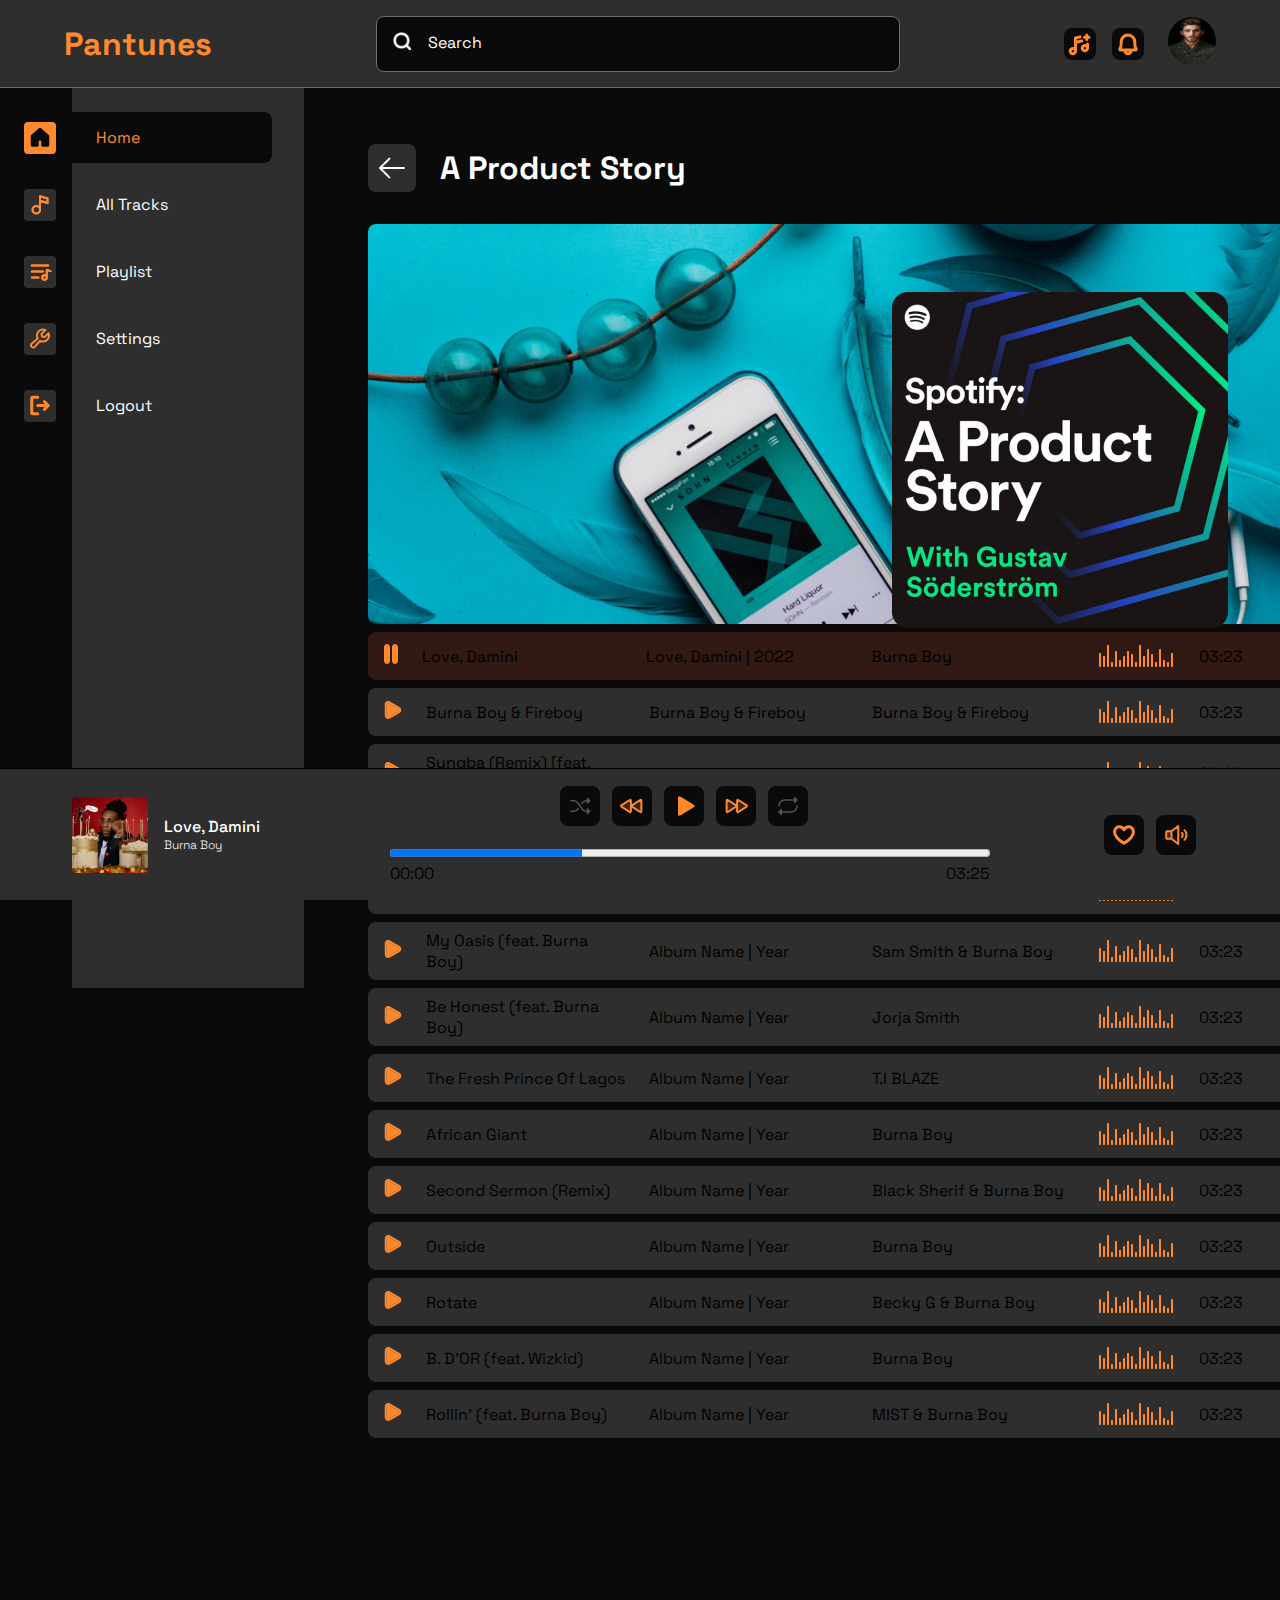
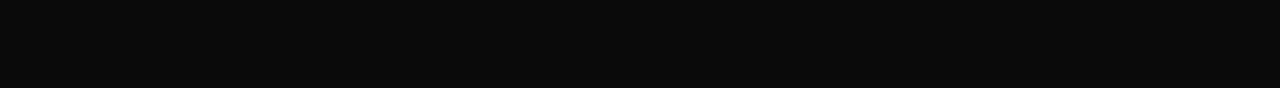
<file: playlist-track.html>
<!DOCTYPE html>
<html lang="en">

<head>
    <meta charset="UTF-8" />
    <meta http-equiv="X-UA-Compatible" content="IE=edge" />
    <meta name="viewport" content="width=device-width,initial-scale=1.0" />
    <title>Home</title>
    <link rel="stylesheet" href="styles/navbar.css" />
    <link rel="stylesheet" href="styles/sidebar.css" />
    <link rel="stylesheet" href="styles/player.css" />
    <link rel="stylesheet" href="styles/track.css" />
    <link rel="stylesheet" href="styles/layout.css" />
    <link rel="stylesheet" href="styles/home.css" />
</head>

<body>
    <div class="container">
        <nav>
            <a href="index.html">
                <h1>Pantunes</h1>
            </a>
            <!-- <div class="search-container">
        <img id="search-icon" src="/images/search-icon.png" alt="" /> -->
            <input type="search" placeholder="Search" />
            <!-- </div> -->

            <div class="nav-icons">
                <div class="nav-action-icon">
                    <!-- music icon -->
                    <svg width="32" height="32" viewBox="0 0 32 32" fill="none" xmlns="http://www.w3.org/2000/svg">
              <rect width="32" height="32" rx="8" fill="#0A0A0A" />
              <path
                d="M22.75 7V11.5M25 9.25H20.5M11.5 23.125V10L16.0187 8.875M17.875 12.9062L11.5 14.5M23.5 15.9344V20.125M20.875 22.75C22.3247 22.75 23.5 21.5747 23.5 20.125C23.5 18.6753 22.3247 17.5 20.875 17.5C19.4253 17.5 18.25 18.6753 18.25 20.125C18.25 21.5747 19.4253 22.75 20.875 22.75ZM8.875 25.75C10.3247 25.75 11.5 24.5747 11.5 23.125C11.5 21.6753 10.3247 20.5 8.875 20.5C7.42525 20.5 6.25 21.6753 6.25 23.125C6.25 24.5747 7.42525 25.75 8.875 25.75Z"
                stroke="#FF8A2E"
                stroke-width="3"
                stroke-linecap="round"
                stroke-linejoin="round"
              />
            </svg>

                    <!-- notification icon -->
                    <svg width="32" height="32" viewBox="0 0 32 32" fill="none" xmlns="http://www.w3.org/2000/svg">
              <rect width="32" height="32" rx="8" fill="#0A0A0A" />
              <path
                d="M13.0004 22.0001V22.7501C13.0004 23.5458 13.3164 24.3088 13.8791 24.8714C14.4416 25.434 15.2047 25.7501 16.0004 25.7501C16.796 25.7501 17.5591 25.434 18.1217 24.8714C18.6843 24.3088 19.0004 23.5458 19.0004 22.7501V22.0001M9.26904 13.7501C9.26779 12.861 9.44246 11.9803 9.783 11.159C10.1235 10.3377 10.6232 9.5918 11.2532 8.96438C11.8832 8.33697 12.6312 7.8404 13.454 7.50329C14.2767 7.16617 15.158 6.99515 16.0472 7.0001C19.7597 7.02823 22.7315 10.1126 22.7315 13.8345V14.5001C22.7315 17.8563 23.4347 19.8063 24.0534 20.8751C24.1191 20.9889 24.1538 21.118 24.1539 21.2494C24.154 21.3809 24.1196 21.51 24.0541 21.624C23.9885 21.7379 23.8943 21.8326 23.7806 21.8986C23.6669 21.9646 23.5379 21.9996 23.4065 22.0001H8.59404C8.46261 21.9996 8.33361 21.9646 8.21996 21.8986C8.10632 21.8326 8.01201 21.7379 7.9465 21.624C7.88099 21.51 7.84656 21.3809 7.84668 21.2494C7.84679 21.118 7.88145 20.9889 7.94717 20.8751C8.56592 19.8063 9.26904 17.8563 9.26904 14.5001V13.7501Z"
                stroke="#FF8A2E"
                stroke-width="3"
                stroke-linecap="round"
                stroke-linejoin="round"
              />
            </svg>
                </div>

                <div class="profile-image">
                    <img src="./images/person.jpg" alt="profile-image" />
                </div>
            </div>
        </nav>
        <div class="content-container">
            <div class="sidebar">
                <div class="sidebar-item" id="active-sidebar-item">
                    <a class="sidebar-link" href="/home.html">
                        <div class="item-icon" id="active-icon">
                            <svg width="24" height="25" viewBox="0 0 24 25" fill="none" xmlns="http://www.w3.org/2000/svg">
                  <path
                    d="M14.25 19.999V15.499C14.25 15.3001 14.1709 15.1093 14.0303 14.9686C13.8897 14.828 13.6989 14.749 13.5 14.749H10.5C10.3011 14.749 10.1103 14.828 9.96968 14.9686C9.82905 15.1093 9.75 15.3001 9.75 15.499V19.999C9.75 20.1979 9.67095 20.3887 9.53032 20.5293C9.3897 20.67 9.1989 20.749 9 20.749H4.5C4.30108 20.749 4.11032 20.67 3.96967 20.5293C3.82902 20.3887 3.75 20.1979 3.75 19.999V11.3271C3.75168 11.2233 3.77411 11.1209 3.81597 11.0259C3.85783 10.9309 3.91828 10.8453 3.99375 10.774L11.4937 3.95835C11.632 3.83187 11.8126 3.76172 12 3.76172C12.1874 3.76172 12.368 3.83187 12.5062 3.95835L20.0062 10.774C20.0817 10.8453 20.1422 10.9309 20.184 11.0259C20.2259 11.1209 20.2484 11.2233 20.25 11.3271V19.999C20.25 20.1979 20.1709 20.3887 20.0303 20.5293C19.8897 20.67 19.6989 20.749 19.5 20.749H15C14.8011 20.749 14.6103 20.67 14.4697 20.5293C14.3291 20.3887 14.25 20.1979 14.25 19.999Z"
                    fill="#0A0A0A"
                    stroke="#0A0A0A"
                    stroke-width="2"
                    stroke-linecap="round"
                    stroke-linejoin="round"
                  />
                </svg>
                        </div>
                        <div class="item-text">Home</div>
                    </a>
                </div>
                <div class="sidebar-item">
                    <a class="sidebar-link" href="AllTrack.html">
                        <div class="item-icon">
                            <svg width="24" height="25" viewBox="0 0 24 25" fill="none" xmlns="http://www.w3.org/2000/svg">
                  <path
                    d="M12 17.75V4.25L19.5 6.5V11L12 8.75M8.25 21.5C10.321 21.5 12 19.821 12 17.75C12 15.679 10.321 14 8.25 14C6.17893 14 4.5 15.679 4.5 17.75C4.5 19.821 6.17893 21.5 8.25 21.5Z"
                    stroke="#FF8A2E"
                    stroke-width="2"
                    stroke-linecap="round"
                    stroke-linejoin="round"
                  />
                  <path
                    d="M12 17.75V4.25L19.5 6.5V11L12 8.75M8.25 21.5C10.321 21.5 12 19.821 12 17.75C12 15.679 10.321 14 8.25 14C6.17893 14 4.5 15.679 4.5 17.75C4.5 19.821 6.17893 21.5 8.25 21.5Z"
                    stroke="#FF8A2E"
                    stroke-width="2"
                    stroke-linecap="round"
                    stroke-linejoin="round"
                  />
                </svg>
                        </div>
                        <div class="item-text">All Tracks</div>
                    </a>
                </div>
                <div class="sidebar-item">
                    <a class="sidebar-link" href="playlist.html">
                        <div class="item-icon">
                            <svg width="24" height="25" viewBox="0 0 24 25" fill="none" xmlns="http://www.w3.org/2000/svg">
                  <path
                    d="M3.75 6.5H20.25M3.75 12.5H15M3.75 18.5H10.5M18.75 18.5V11L22.5 12.125M16.5 20.75C17.7427 20.75 18.75 19.7427 18.75 18.5C18.75 17.2573 17.7427 16.25 16.5 16.25C15.2573 16.25 14.25 17.2573 14.25 18.5C14.25 19.7427 15.2573 20.75 16.5 20.75Z"
                    stroke="#FF8A2E"
                    stroke-width="2"
                    stroke-linecap="round"
                    stroke-linejoin="round"
                  />
                  <path
                    d="M3.75 6.5H20.25M3.75 12.5H15M3.75 18.5H10.5M18.75 18.5V11L22.5 12.125M16.5 20.75C17.7427 20.75 18.75 19.7427 18.75 18.5C18.75 17.2573 17.7427 16.25 16.5 16.25C15.2573 16.25 14.25 17.2573 14.25 18.5C14.25 19.7427 15.2573 20.75 16.5 20.75Z"
                    stroke="#FF8A2E"
                    stroke-width="2"
                    stroke-linecap="round"
                    stroke-linejoin="round"
                  />
                </svg>
                        </div>
                        <div class="item-text">Playlist</div>
                    </a>
                </div>
                <div class="sidebar-item">
                    <a class="sidebar-link" href="#">
                        <div class="item-icon">
                            <svg width="24" height="25" viewBox="0 0 24 25" fill="none" xmlns="http://www.w3.org/2000/svg">
                  <path
                    d="M20.5219 7.15801C21.0138 8.30672 21.1343 9.58052 20.8663 10.8011C20.5983 12.0216 19.9554 13.1278 19.0274 13.9648C18.0995 14.8018 16.9331 15.3276 15.6915 15.4688C14.4499 15.6098 13.1952 15.3592 12.1031 14.7518L6.84375 20.8455C6.42106 21.2682 5.84777 21.5057 5.25 21.5057C4.65223 21.5057 4.07894 21.2682 3.65625 20.8455C3.23356 20.4228 2.99609 19.8495 2.99609 19.2518C2.99609 18.654 3.23356 18.0807 3.65625 17.658L9.75002 12.3986C9.14259 11.3066 8.89187 10.0519 9.03302 8.81027C9.17409 7.56862 9.69999 6.40219 10.5369 5.47428C11.3739 4.54637 12.4801 3.90342 13.7007 3.63545C14.9213 3.36748 16.1951 3.48792 17.3438 3.97988L13.4063 7.90801L13.9406 10.5611L16.5938 11.0955L20.5219 7.15801Z"
                    stroke="#FF8A2E"
                    stroke-width="2"
                    stroke-linecap="round"
                    stroke-linejoin="round"
                  />
                </svg>
                        </div>
                        <div class="item-text">Settings</div>
                    </a>
                </div>
                <div class="sidebar-item">
                    <a class="sidebar-link" href="#">
                        <div class="item-icon">
                            <svg width="24" height="25" viewBox="0 0 24 25" fill="none" xmlns="http://www.w3.org/2000/svg">
                  <path
                    d="M16.3125 8.5625L20.25 12.5L16.3125 16.4375M9.75 12.5H20.25M9.75 20.75H4.5C4.30109 20.75 4.11032 20.6709 3.96967 20.5303C3.82902 20.3897 3.75 20.1989 3.75 20V5C3.75 4.80109 3.82902 4.61032 3.96967 4.46967C4.11032 4.32902 4.30109 4.25 4.5 4.25H9.75"
                    stroke="#FF8A2E"
                    stroke-width="3"
                    stroke-linecap="round"
                    stroke-linejoin="round"
                  />
                </svg>
                        </div>
                        <div class="item-text">Logout</div>
                    </a>
                </div>
            </div>
            <div class="main-content">
                <div class="page-title">
                    <div class="navigation-container">
                        <svg width="26" height="22" viewBox="0 0 26 22" fill="none" xmlns="http://www.w3.org/2000/svg">
                <path
                  d="M1 11.0013H25M10.3333 20.3346L1 11.0013L10.3333 20.3346ZM1 11.0013L10.3333 1.66797L1 11.0013Z"
                  stroke="white"
                  stroke-width="2"
                  stroke-linecap="round"
                  stroke-linejoin="round"
                />
              </svg>
                    </div>
                    <p class="title-text">A Product Story</p>
                </div>
                <div class="cover-container">
                    <img src="/images/Rectangle 72.png" alt="" />
                </div>
                <div class="track">
                    <div class="track-list">
                        <div class="track-items">
                            <div class="pause">
                                <svg width="14" height="20" viewBox="0 0 14 20" fill="none" xmlns="http://www.w3.org/2000/svg">
                    <path
                      d="M11 0C10.2044 0 9.44129 0.316071 8.87868 0.87868C8.31607 1.44129 8 2.20435 8 3V17C8 17.7956 8.31607 18.5587 8.87868 19.1213C9.44129 19.6839 10.2044 20 11 20C11.7956 20 12.5587 19.6839 13.1213 19.1213C13.6839 18.5587 14 17.7956 14 17V3C14 2.20435 13.6839 1.44129 13.1213 0.87868C12.5587 0.316071 11.7956 0 11 0ZM12 17C12 17.2652 11.8946 17.5196 11.7071 17.7071C11.5196 17.8946 11.2652 18 11 18C10.7348 18 10.4804 17.8946 10.2929 17.7071C10.1054 17.5196 10 17.2652 10 17V3C10 2.73478 10.1054 2.48043 10.2929 2.29289C10.4804 2.10536 10.7348 2 11 2C11.2652 2 11.5196 2.10536 11.7071 2.29289C11.8946 2.48043 12 2.73478 12 3V17ZM3 0C2.20435 0 1.44129 0.316071 0.87868 0.87868C0.316071 1.44129 0 2.20435 0 3V17C0 17.7956 0.316071 18.5587 0.87868 19.1213C1.44129 19.6839 2.20435 20 3 20C3.79565 20 4.55871 19.6839 5.12132 19.1213C5.68393 18.5587 6 17.7956 6 17V3C6 2.20435 5.68393 1.44129 5.12132 0.87868C4.55871 0.316071 3.79565 0 3 0ZM4 17C4 17.2652 3.89464 17.5196 3.70711 17.7071C3.51957 17.8946 3.26522 18 3 18C2.73478 18 2.48043 17.8946 2.29289 17.7071C2.10536 17.5196 2 17.2652 2 17V3C2 2.73478 2.10536 2.48043 2.29289 2.29289C2.48043 2.10536 2.73478 2 3 2C3.26522 2 3.51957 2.10536 3.70711 2.29289C3.89464 2.48043 4 2.73478 4 3V17Z"
                      fill="#FF8A2E"
                    />
                    <path
                      d="M4 17C4 17.2652 3.89464 17.5196 3.70711 17.7071C3.51957 17.8946 3.26522 18 3 18C2.73478 18 2.48043 17.8946 2.29289 17.7071C2.10536 17.5196 2 17.2652 2 17V3C2 2.73478 2.10536 2.48043 2.29289 2.29289C2.48043 2.10536 2.73478 2 3 2C3.26522 2 3.51957 2.10536 3.70711 2.29289C3.89464 2.48043 4 2.73478 4 3V17Z"
                      fill="#FF8A2E"
                    />
                    <path
                      d="M12 17C12 17.2652 11.8946 17.5196 11.7071 17.7071C11.5196 17.8946 11.2652 18 11 18C10.7348 18 10.4804 17.8946 10.2929 17.7071C10.1054 17.5196 10 17.2652 10 17V3C10 2.73478 10.1054 2.48043 10.2929 2.29289C10.4804 2.10536 10.7348 2 11 2C11.2652 2 11.5196 2.10536 11.7071 2.29289C11.8946 2.48043 12 2.73478 12 3V17Z"
                      fill="#FF8A2E"
                    />
                  </svg>
                            </div>
                            <p class="title-track">Love, Damini</p>
                            <p class="album-name">Love, Damini | 2022</p>
                            <p class="artist">Burna Boy</p>
                            <img src="/images/Visual Meter.png" alt="hi" />
                            <p class="time">03:23</p>
                        </div>
                        <div class="track-items items">
                            <div class="pause">
                                <svg width="18" height="18" viewBox="0 0 18 18" fill="none" xmlns="http://www.w3.org/2000/svg">
                    <path
                      d="M15.5402 5.99832L5.88021 0.458317C5.3575 0.156477 4.76421 -0.00164499 4.16061 1.29041e-05C3.557 0.0016708 2.96459 0.163049 2.44354 0.467756C1.92249 0.772464 1.49137 1.20964 1.19396 1.73489C0.89655 2.26014 0.743452 2.85475 0.750215 3.45832V14.5783C0.750215 15.4854 1.11053 16.3552 1.75191 16.9966C2.39328 17.638 3.26317 17.9983 4.17021 17.9983C4.77065 17.9973 5.3603 17.8387 5.88021 17.5383L15.5402 11.9983C16.0593 11.6979 16.4902 11.2663 16.7898 10.7468C17.0894 10.2272 17.2471 9.63804 17.2471 9.03832C17.2471 8.43859 17.0894 7.84941 16.7898 7.32988C16.4902 6.81035 16.0593 6.37873 15.5402 6.07832V5.99832ZM14.5402 10.1883L4.88021 15.8083C4.6637 15.931 4.41908 15.9955 4.17021 15.9955C3.92135 15.9955 3.67673 15.931 3.46021 15.8083C3.24431 15.6837 3.06503 15.5044 2.9404 15.2885C2.81576 15.0725 2.75017 14.8276 2.75021 14.5783V3.41832C2.75017 3.16901 2.81576 2.92409 2.9404 2.70818C3.06503 2.49226 3.24431 2.31297 3.46021 2.18832C3.67762 2.06747 3.92151 2.00221 4.17021 1.99832C4.41875 2.00342 4.66235 2.06861 4.88021 2.18832L14.5402 7.76832C14.7562 7.89292 14.9356 8.07219 15.0603 8.28811C15.185 8.50402 15.2506 8.74897 15.2506 8.99832C15.2506 9.24766 15.185 9.49261 15.0603 9.70853C14.9356 9.92445 14.7562 10.1037 14.5402 10.2283V10.1883Z"
                      fill="#FF8A2E"
                    />
                    <path
                      d="M14.5402 10.1883L4.88021 15.8083C4.6637 15.931 4.41908 15.9955 4.17021 15.9955C3.92135 15.9955 3.67673 15.931 3.46021 15.8083C3.24431 15.6837 3.06503 15.5044 2.9404 15.2885C2.81576 15.0725 2.75017 14.8276 2.75021 14.5783V3.41832C2.75017 3.16901 2.81576 2.92409 2.9404 2.70818C3.06503 2.49226 3.24431 2.31297 3.46021 2.18832C3.67762 2.06747 3.92151 2.00221 4.17021 1.99832C4.41875 2.00342 4.66235 2.06861 4.88021 2.18832L14.5402 7.76832C14.7562 7.89292 14.9356 8.07219 15.0603 8.28811C15.185 8.50402 15.2506 8.74897 15.2506 8.99832C15.2506 9.24766 15.185 9.49261 15.0603 9.70853C14.9356 9.92445 14.7562 10.1037 14.5402 10.2283V10.1883Z"
                      fill="#FF8A2E"
                    />
                  </svg>
                            </div>
                            <p class="title-track">Burna Boy & Fireboy</p>
                            <p class="album-name">Burna Boy & Fireboy</p>
                            <p class="artist">Burna Boy & Fireboy</p>
                            <img src="/images/Visual Meter.png" alt="hi" />
                            <p class="time">03:23</p>
                        </div>
                        <div class="track-items items">
                            <div class="pause">
                                <svg width="18" height="18" viewBox="0 0 18 18" fill="none" xmlns="http://www.w3.org/2000/svg">
                    <path
                      d="M15.5402 5.99832L5.88021 0.458317C5.3575 0.156477 4.76421 -0.00164499 4.16061 1.29041e-05C3.557 0.0016708 2.96459 0.163049 2.44354 0.467756C1.92249 0.772464 1.49137 1.20964 1.19396 1.73489C0.89655 2.26014 0.743452 2.85475 0.750215 3.45832V14.5783C0.750215 15.4854 1.11053 16.3552 1.75191 16.9966C2.39328 17.638 3.26317 17.9983 4.17021 17.9983C4.77065 17.9973 5.3603 17.8387 5.88021 17.5383L15.5402 11.9983C16.0593 11.6979 16.4902 11.2663 16.7898 10.7468C17.0894 10.2272 17.2471 9.63804 17.2471 9.03832C17.2471 8.43859 17.0894 7.84941 16.7898 7.32988C16.4902 6.81035 16.0593 6.37873 15.5402 6.07832V5.99832ZM14.5402 10.1883L4.88021 15.8083C4.6637 15.931 4.41908 15.9955 4.17021 15.9955C3.92135 15.9955 3.67673 15.931 3.46021 15.8083C3.24431 15.6837 3.06503 15.5044 2.9404 15.2885C2.81576 15.0725 2.75017 14.8276 2.75021 14.5783V3.41832C2.75017 3.16901 2.81576 2.92409 2.9404 2.70818C3.06503 2.49226 3.24431 2.31297 3.46021 2.18832C3.67762 2.06747 3.92151 2.00221 4.17021 1.99832C4.41875 2.00342 4.66235 2.06861 4.88021 2.18832L14.5402 7.76832C14.7562 7.89292 14.9356 8.07219 15.0603 8.28811C15.185 8.50402 15.2506 8.74897 15.2506 8.99832C15.2506 9.24766 15.185 9.49261 15.0603 9.70853C14.9356 9.92445 14.7562 10.1037 14.5402 10.2283V10.1883Z"
                      fill="#FF8A2E"
                    />
                    <path
                      d="M14.5402 10.1883L4.88021 15.8083C4.6637 15.931 4.41908 15.9955 4.17021 15.9955C3.92135 15.9955 3.67673 15.931 3.46021 15.8083C3.24431 15.6837 3.06503 15.5044 2.9404 15.2885C2.81576 15.0725 2.75017 14.8276 2.75021 14.5783V3.41832C2.75017 3.16901 2.81576 2.92409 2.9404 2.70818C3.06503 2.49226 3.24431 2.31297 3.46021 2.18832C3.67762 2.06747 3.92151 2.00221 4.17021 1.99832C4.41875 2.00342 4.66235 2.06861 4.88021 2.18832L14.5402 7.76832C14.7562 7.89292 14.9356 8.07219 15.0603 8.28811C15.185 8.50402 15.2506 8.74897 15.2506 8.99832C15.2506 9.24766 15.185 9.49261 15.0603 9.70853C14.9356 9.92445 14.7562 10.1037 14.5402 10.2283V10.1883Z"
                      fill="#FF8A2E"
                    />
                  </svg>
                            </div>
                            <p class="title-track">Sungba (Remix) [feat. Burna Boy]</p>
                            <p class="album-name">Asake</p>
                            <p class="artist">Asake</p>
                            <img src="/images/Visual Meter.png" alt="hi" />
                            <p class="time">03:23</p>
                        </div>
                        <div class="track-items items">
                            <div class="pause">
                                <svg width="18" height="18" viewBox="0 0 18 18" fill="none" xmlns="http://www.w3.org/2000/svg">
                    <path
                      d="M15.5402 5.99832L5.88021 0.458317C5.3575 0.156477 4.76421 -0.00164499 4.16061 1.29041e-05C3.557 0.0016708 2.96459 0.163049 2.44354 0.467756C1.92249 0.772464 1.49137 1.20964 1.19396 1.73489C0.89655 2.26014 0.743452 2.85475 0.750215 3.45832V14.5783C0.750215 15.4854 1.11053 16.3552 1.75191 16.9966C2.39328 17.638 3.26317 17.9983 4.17021 17.9983C4.77065 17.9973 5.3603 17.8387 5.88021 17.5383L15.5402 11.9983C16.0593 11.6979 16.4902 11.2663 16.7898 10.7468C17.0894 10.2272 17.2471 9.63804 17.2471 9.03832C17.2471 8.43859 17.0894 7.84941 16.7898 7.32988C16.4902 6.81035 16.0593 6.37873 15.5402 6.07832V5.99832ZM14.5402 10.1883L4.88021 15.8083C4.6637 15.931 4.41908 15.9955 4.17021 15.9955C3.92135 15.9955 3.67673 15.931 3.46021 15.8083C3.24431 15.6837 3.06503 15.5044 2.9404 15.2885C2.81576 15.0725 2.75017 14.8276 2.75021 14.5783V3.41832C2.75017 3.16901 2.81576 2.92409 2.9404 2.70818C3.06503 2.49226 3.24431 2.31297 3.46021 2.18832C3.67762 2.06747 3.92151 2.00221 4.17021 1.99832C4.41875 2.00342 4.66235 2.06861 4.88021 2.18832L14.5402 7.76832C14.7562 7.89292 14.9356 8.07219 15.0603 8.28811C15.185 8.50402 15.2506 8.74897 15.2506 8.99832C15.2506 9.24766 15.185 9.49261 15.0603 9.70853C14.9356 9.92445 14.7562 10.1037 14.5402 10.2283V10.1883Z"
                      fill="#FF8A2E"
                    />
                    <path
                      d="M14.5402 10.1883L4.88021 15.8083C4.6637 15.931 4.41908 15.9955 4.17021 15.9955C3.92135 15.9955 3.67673 15.931 3.46021 15.8083C3.24431 15.6837 3.06503 15.5044 2.9404 15.2885C2.81576 15.0725 2.75017 14.8276 2.75021 14.5783V3.41832C2.75017 3.16901 2.81576 2.92409 2.9404 2.70818C3.06503 2.49226 3.24431 2.31297 3.46021 2.18832C3.67762 2.06747 3.92151 2.00221 4.17021 1.99832C4.41875 2.00342 4.66235 2.06861 4.88021 2.18832L14.5402 7.76832C14.7562 7.89292 14.9356 8.07219 15.0603 8.28811C15.185 8.50402 15.2506 8.74897 15.2506 8.99832C15.2506 9.24766 15.185 9.49261 15.0603 9.70853C14.9356 9.92445 14.7562 10.1037 14.5402 10.2283V10.1883Z"
                      fill="#FF8A2E"
                    />
                  </svg>
                            </div>
                            <p class="title-track">Twice As Tall</p>
                            <p class="album-name">Album Name | Year</p>
                            <p class="artist">Burna Boy</p>
                            <img src="/images/Visual Meter.png" alt="hi" />
                            <p class="time">03:23</p>
                        </div>
                        <div class="track-items items">
                            <div class="pause">
                                <svg width="18" height="18" viewBox="0 0 18 18" fill="none" xmlns="http://www.w3.org/2000/svg">
                    <path
                      d="M15.5402 5.99832L5.88021 0.458317C5.3575 0.156477 4.76421 -0.00164499 4.16061 1.29041e-05C3.557 0.0016708 2.96459 0.163049 2.44354 0.467756C1.92249 0.772464 1.49137 1.20964 1.19396 1.73489C0.89655 2.26014 0.743452 2.85475 0.750215 3.45832V14.5783C0.750215 15.4854 1.11053 16.3552 1.75191 16.9966C2.39328 17.638 3.26317 17.9983 4.17021 17.9983C4.77065 17.9973 5.3603 17.8387 5.88021 17.5383L15.5402 11.9983C16.0593 11.6979 16.4902 11.2663 16.7898 10.7468C17.0894 10.2272 17.2471 9.63804 17.2471 9.03832C17.2471 8.43859 17.0894 7.84941 16.7898 7.32988C16.4902 6.81035 16.0593 6.37873 15.5402 6.07832V5.99832ZM14.5402 10.1883L4.88021 15.8083C4.6637 15.931 4.41908 15.9955 4.17021 15.9955C3.92135 15.9955 3.67673 15.931 3.46021 15.8083C3.24431 15.6837 3.06503 15.5044 2.9404 15.2885C2.81576 15.0725 2.75017 14.8276 2.75021 14.5783V3.41832C2.75017 3.16901 2.81576 2.92409 2.9404 2.70818C3.06503 2.49226 3.24431 2.31297 3.46021 2.18832C3.67762 2.06747 3.92151 2.00221 4.17021 1.99832C4.41875 2.00342 4.66235 2.06861 4.88021 2.18832L14.5402 7.76832C14.7562 7.89292 14.9356 8.07219 15.0603 8.28811C15.185 8.50402 15.2506 8.74897 15.2506 8.99832C15.2506 9.24766 15.185 9.49261 15.0603 9.70853C14.9356 9.92445 14.7562 10.1037 14.5402 10.2283V10.1883Z"
                      fill="#FF8A2E"
                    />
                    <path
                      d="M14.5402 10.1883L4.88021 15.8083C4.6637 15.931 4.41908 15.9955 4.17021 15.9955C3.92135 15.9955 3.67673 15.931 3.46021 15.8083C3.24431 15.6837 3.06503 15.5044 2.9404 15.2885C2.81576 15.0725 2.75017 14.8276 2.75021 14.5783V3.41832C2.75017 3.16901 2.81576 2.92409 2.9404 2.70818C3.06503 2.49226 3.24431 2.31297 3.46021 2.18832C3.67762 2.06747 3.92151 2.00221 4.17021 1.99832C4.41875 2.00342 4.66235 2.06861 4.88021 2.18832L14.5402 7.76832C14.7562 7.89292 14.9356 8.07219 15.0603 8.28811C15.185 8.50402 15.2506 8.74897 15.2506 8.99832C15.2506 9.24766 15.185 9.49261 15.0603 9.70853C14.9356 9.92445 14.7562 10.1037 14.5402 10.2283V10.1883Z"
                      fill="#FF8A2E"
                    />
                  </svg>
                            </div>
                            <p class="title-track">Last Last</p>
                            <p class="album-name">Album Name | Year</p>
                            <p class="artist">Burna Boy</p>
                            <img src="/images/Visual Meter.png" alt="hi" />
                            <p class="time">03:23</p>
                        </div>
                        <div class="track-items items">
                            <div class="pause">
                                <svg width="18" height="18" viewBox="0 0 18 18" fill="none" xmlns="http://www.w3.org/2000/svg">
                    <path
                      d="M15.5402 5.99832L5.88021 0.458317C5.3575 0.156477 4.76421 -0.00164499 4.16061 1.29041e-05C3.557 0.0016708 2.96459 0.163049 2.44354 0.467756C1.92249 0.772464 1.49137 1.20964 1.19396 1.73489C0.89655 2.26014 0.743452 2.85475 0.750215 3.45832V14.5783C0.750215 15.4854 1.11053 16.3552 1.75191 16.9966C2.39328 17.638 3.26317 17.9983 4.17021 17.9983C4.77065 17.9973 5.3603 17.8387 5.88021 17.5383L15.5402 11.9983C16.0593 11.6979 16.4902 11.2663 16.7898 10.7468C17.0894 10.2272 17.2471 9.63804 17.2471 9.03832C17.2471 8.43859 17.0894 7.84941 16.7898 7.32988C16.4902 6.81035 16.0593 6.37873 15.5402 6.07832V5.99832ZM14.5402 10.1883L4.88021 15.8083C4.6637 15.931 4.41908 15.9955 4.17021 15.9955C3.92135 15.9955 3.67673 15.931 3.46021 15.8083C3.24431 15.6837 3.06503 15.5044 2.9404 15.2885C2.81576 15.0725 2.75017 14.8276 2.75021 14.5783V3.41832C2.75017 3.16901 2.81576 2.92409 2.9404 2.70818C3.06503 2.49226 3.24431 2.31297 3.46021 2.18832C3.67762 2.06747 3.92151 2.00221 4.17021 1.99832C4.41875 2.00342 4.66235 2.06861 4.88021 2.18832L14.5402 7.76832C14.7562 7.89292 14.9356 8.07219 15.0603 8.28811C15.185 8.50402 15.2506 8.74897 15.2506 8.99832C15.2506 9.24766 15.185 9.49261 15.0603 9.70853C14.9356 9.92445 14.7562 10.1037 14.5402 10.2283V10.1883Z"
                      fill="#FF8A2E"
                    />
                    <path
                      d="M14.5402 10.1883L4.88021 15.8083C4.6637 15.931 4.41908 15.9955 4.17021 15.9955C3.92135 15.9955 3.67673 15.931 3.46021 15.8083C3.24431 15.6837 3.06503 15.5044 2.9404 15.2885C2.81576 15.0725 2.75017 14.8276 2.75021 14.5783V3.41832C2.75017 3.16901 2.81576 2.92409 2.9404 2.70818C3.06503 2.49226 3.24431 2.31297 3.46021 2.18832C3.67762 2.06747 3.92151 2.00221 4.17021 1.99832C4.41875 2.00342 4.66235 2.06861 4.88021 2.18832L14.5402 7.76832C14.7562 7.89292 14.9356 8.07219 15.0603 8.28811C15.185 8.50402 15.2506 8.74897 15.2506 8.99832C15.2506 9.24766 15.185 9.49261 15.0603 9.70853C14.9356 9.92445 14.7562 10.1037 14.5402 10.2283V10.1883Z"
                      fill="#FF8A2E"
                    />
                  </svg>
                            </div>
                            <p class="title-track">My Oasis (feat. Burna Boy)</p>
                            <p class="album-name">Album Name | Year</p>
                            <p class="artist">Sam Smith & Burna Boy</p>
                            <img src="/images/Visual Meter.png" alt="hi" />
                            <p class="time">03:23</p>
                        </div>
                        <div class="track-items items">
                            <div class="pause">
                                <svg width="18" height="18" viewBox="0 0 18 18" fill="none" xmlns="http://www.w3.org/2000/svg">
                    <path
                      d="M15.5402 5.99832L5.88021 0.458317C5.3575 0.156477 4.76421 -0.00164499 4.16061 1.29041e-05C3.557 0.0016708 2.96459 0.163049 2.44354 0.467756C1.92249 0.772464 1.49137 1.20964 1.19396 1.73489C0.89655 2.26014 0.743452 2.85475 0.750215 3.45832V14.5783C0.750215 15.4854 1.11053 16.3552 1.75191 16.9966C2.39328 17.638 3.26317 17.9983 4.17021 17.9983C4.77065 17.9973 5.3603 17.8387 5.88021 17.5383L15.5402 11.9983C16.0593 11.6979 16.4902 11.2663 16.7898 10.7468C17.0894 10.2272 17.2471 9.63804 17.2471 9.03832C17.2471 8.43859 17.0894 7.84941 16.7898 7.32988C16.4902 6.81035 16.0593 6.37873 15.5402 6.07832V5.99832ZM14.5402 10.1883L4.88021 15.8083C4.6637 15.931 4.41908 15.9955 4.17021 15.9955C3.92135 15.9955 3.67673 15.931 3.46021 15.8083C3.24431 15.6837 3.06503 15.5044 2.9404 15.2885C2.81576 15.0725 2.75017 14.8276 2.75021 14.5783V3.41832C2.75017 3.16901 2.81576 2.92409 2.9404 2.70818C3.06503 2.49226 3.24431 2.31297 3.46021 2.18832C3.67762 2.06747 3.92151 2.00221 4.17021 1.99832C4.41875 2.00342 4.66235 2.06861 4.88021 2.18832L14.5402 7.76832C14.7562 7.89292 14.9356 8.07219 15.0603 8.28811C15.185 8.50402 15.2506 8.74897 15.2506 8.99832C15.2506 9.24766 15.185 9.49261 15.0603 9.70853C14.9356 9.92445 14.7562 10.1037 14.5402 10.2283V10.1883Z"
                      fill="#FF8A2E"
                    />
                    <path
                      d="M14.5402 10.1883L4.88021 15.8083C4.6637 15.931 4.41908 15.9955 4.17021 15.9955C3.92135 15.9955 3.67673 15.931 3.46021 15.8083C3.24431 15.6837 3.06503 15.5044 2.9404 15.2885C2.81576 15.0725 2.75017 14.8276 2.75021 14.5783V3.41832C2.75017 3.16901 2.81576 2.92409 2.9404 2.70818C3.06503 2.49226 3.24431 2.31297 3.46021 2.18832C3.67762 2.06747 3.92151 2.00221 4.17021 1.99832C4.41875 2.00342 4.66235 2.06861 4.88021 2.18832L14.5402 7.76832C14.7562 7.89292 14.9356 8.07219 15.0603 8.28811C15.185 8.50402 15.2506 8.74897 15.2506 8.99832C15.2506 9.24766 15.185 9.49261 15.0603 9.70853C14.9356 9.92445 14.7562 10.1037 14.5402 10.2283V10.1883Z"
                      fill="#FF8A2E"
                    />
                  </svg>
                            </div>
                            <p class="title-track">Be Honest (feat. Burna Boy)</p>
                            <p class="album-name">Album Name | Year</p>
                            <p class="artist">Jorja Smith</p>
                            <img src="/images/Visual Meter.png" alt="hi" />
                            <p class="time">03:23</p>
                        </div>
                        <div class="track-items items">
                            <div class="pause">
                                <svg width="18" height="18" viewBox="0 0 18 18" fill="none" xmlns="http://www.w3.org/2000/svg">
                    <path
                      d="M15.5402 5.99832L5.88021 0.458317C5.3575 0.156477 4.76421 -0.00164499 4.16061 1.29041e-05C3.557 0.0016708 2.96459 0.163049 2.44354 0.467756C1.92249 0.772464 1.49137 1.20964 1.19396 1.73489C0.89655 2.26014 0.743452 2.85475 0.750215 3.45832V14.5783C0.750215 15.4854 1.11053 16.3552 1.75191 16.9966C2.39328 17.638 3.26317 17.9983 4.17021 17.9983C4.77065 17.9973 5.3603 17.8387 5.88021 17.5383L15.5402 11.9983C16.0593 11.6979 16.4902 11.2663 16.7898 10.7468C17.0894 10.2272 17.2471 9.63804 17.2471 9.03832C17.2471 8.43859 17.0894 7.84941 16.7898 7.32988C16.4902 6.81035 16.0593 6.37873 15.5402 6.07832V5.99832ZM14.5402 10.1883L4.88021 15.8083C4.6637 15.931 4.41908 15.9955 4.17021 15.9955C3.92135 15.9955 3.67673 15.931 3.46021 15.8083C3.24431 15.6837 3.06503 15.5044 2.9404 15.2885C2.81576 15.0725 2.75017 14.8276 2.75021 14.5783V3.41832C2.75017 3.16901 2.81576 2.92409 2.9404 2.70818C3.06503 2.49226 3.24431 2.31297 3.46021 2.18832C3.67762 2.06747 3.92151 2.00221 4.17021 1.99832C4.41875 2.00342 4.66235 2.06861 4.88021 2.18832L14.5402 7.76832C14.7562 7.89292 14.9356 8.07219 15.0603 8.28811C15.185 8.50402 15.2506 8.74897 15.2506 8.99832C15.2506 9.24766 15.185 9.49261 15.0603 9.70853C14.9356 9.92445 14.7562 10.1037 14.5402 10.2283V10.1883Z"
                      fill="#FF8A2E"
                    />
                    <path
                      d="M14.5402 10.1883L4.88021 15.8083C4.6637 15.931 4.41908 15.9955 4.17021 15.9955C3.92135 15.9955 3.67673 15.931 3.46021 15.8083C3.24431 15.6837 3.06503 15.5044 2.9404 15.2885C2.81576 15.0725 2.75017 14.8276 2.75021 14.5783V3.41832C2.75017 3.16901 2.81576 2.92409 2.9404 2.70818C3.06503 2.49226 3.24431 2.31297 3.46021 2.18832C3.67762 2.06747 3.92151 2.00221 4.17021 1.99832C4.41875 2.00342 4.66235 2.06861 4.88021 2.18832L14.5402 7.76832C14.7562 7.89292 14.9356 8.07219 15.0603 8.28811C15.185 8.50402 15.2506 8.74897 15.2506 8.99832C15.2506 9.24766 15.185 9.49261 15.0603 9.70853C14.9356 9.92445 14.7562 10.1037 14.5402 10.2283V10.1883Z"
                      fill="#FF8A2E"
                    />
                  </svg>
                            </div>
                            <p class="title-track">The Fresh Prince Of Lagos</p>
                            <p class="album-name">Album Name | Year</p>
                            <p class="artist">T.I BLAZE</p>
                            <img src="/images/Visual Meter.png" alt="hi" />
                            <p class="time">03:23</p>
                        </div>
                        <div class="track-items items">
                            <div class="pause">
                                <svg width="18" height="18" viewBox="0 0 18 18" fill="none" xmlns="http://www.w3.org/2000/svg">
                    <path
                      d="M15.5402 5.99832L5.88021 0.458317C5.3575 0.156477 4.76421 -0.00164499 4.16061 1.29041e-05C3.557 0.0016708 2.96459 0.163049 2.44354 0.467756C1.92249 0.772464 1.49137 1.20964 1.19396 1.73489C0.89655 2.26014 0.743452 2.85475 0.750215 3.45832V14.5783C0.750215 15.4854 1.11053 16.3552 1.75191 16.9966C2.39328 17.638 3.26317 17.9983 4.17021 17.9983C4.77065 17.9973 5.3603 17.8387 5.88021 17.5383L15.5402 11.9983C16.0593 11.6979 16.4902 11.2663 16.7898 10.7468C17.0894 10.2272 17.2471 9.63804 17.2471 9.03832C17.2471 8.43859 17.0894 7.84941 16.7898 7.32988C16.4902 6.81035 16.0593 6.37873 15.5402 6.07832V5.99832ZM14.5402 10.1883L4.88021 15.8083C4.6637 15.931 4.41908 15.9955 4.17021 15.9955C3.92135 15.9955 3.67673 15.931 3.46021 15.8083C3.24431 15.6837 3.06503 15.5044 2.9404 15.2885C2.81576 15.0725 2.75017 14.8276 2.75021 14.5783V3.41832C2.75017 3.16901 2.81576 2.92409 2.9404 2.70818C3.06503 2.49226 3.24431 2.31297 3.46021 2.18832C3.67762 2.06747 3.92151 2.00221 4.17021 1.99832C4.41875 2.00342 4.66235 2.06861 4.88021 2.18832L14.5402 7.76832C14.7562 7.89292 14.9356 8.07219 15.0603 8.28811C15.185 8.50402 15.2506 8.74897 15.2506 8.99832C15.2506 9.24766 15.185 9.49261 15.0603 9.70853C14.9356 9.92445 14.7562 10.1037 14.5402 10.2283V10.1883Z"
                      fill="#FF8A2E"
                    />
                    <path
                      d="M14.5402 10.1883L4.88021 15.8083C4.6637 15.931 4.41908 15.9955 4.17021 15.9955C3.92135 15.9955 3.67673 15.931 3.46021 15.8083C3.24431 15.6837 3.06503 15.5044 2.9404 15.2885C2.81576 15.0725 2.75017 14.8276 2.75021 14.5783V3.41832C2.75017 3.16901 2.81576 2.92409 2.9404 2.70818C3.06503 2.49226 3.24431 2.31297 3.46021 2.18832C3.67762 2.06747 3.92151 2.00221 4.17021 1.99832C4.41875 2.00342 4.66235 2.06861 4.88021 2.18832L14.5402 7.76832C14.7562 7.89292 14.9356 8.07219 15.0603 8.28811C15.185 8.50402 15.2506 8.74897 15.2506 8.99832C15.2506 9.24766 15.185 9.49261 15.0603 9.70853C14.9356 9.92445 14.7562 10.1037 14.5402 10.2283V10.1883Z"
                      fill="#FF8A2E"
                    />
                  </svg>
                            </div>
                            <p class="title-track">African Giant</p>
                            <p class="album-name">Album Name | Year</p>
                            <p class="artist">Burna Boy</p>
                            <img src="/images/Visual Meter.png" alt="hi" />
                            <p class="time">03:23</p>
                        </div>
                        <div class="track-items items">
                            <div class="pause">
                                <svg width="18" height="18" viewBox="0 0 18 18" fill="none" xmlns="http://www.w3.org/2000/svg">
                    <path
                      d="M15.5402 5.99832L5.88021 0.458317C5.3575 0.156477 4.76421 -0.00164499 4.16061 1.29041e-05C3.557 0.0016708 2.96459 0.163049 2.44354 0.467756C1.92249 0.772464 1.49137 1.20964 1.19396 1.73489C0.89655 2.26014 0.743452 2.85475 0.750215 3.45832V14.5783C0.750215 15.4854 1.11053 16.3552 1.75191 16.9966C2.39328 17.638 3.26317 17.9983 4.17021 17.9983C4.77065 17.9973 5.3603 17.8387 5.88021 17.5383L15.5402 11.9983C16.0593 11.6979 16.4902 11.2663 16.7898 10.7468C17.0894 10.2272 17.2471 9.63804 17.2471 9.03832C17.2471 8.43859 17.0894 7.84941 16.7898 7.32988C16.4902 6.81035 16.0593 6.37873 15.5402 6.07832V5.99832ZM14.5402 10.1883L4.88021 15.8083C4.6637 15.931 4.41908 15.9955 4.17021 15.9955C3.92135 15.9955 3.67673 15.931 3.46021 15.8083C3.24431 15.6837 3.06503 15.5044 2.9404 15.2885C2.81576 15.0725 2.75017 14.8276 2.75021 14.5783V3.41832C2.75017 3.16901 2.81576 2.92409 2.9404 2.70818C3.06503 2.49226 3.24431 2.31297 3.46021 2.18832C3.67762 2.06747 3.92151 2.00221 4.17021 1.99832C4.41875 2.00342 4.66235 2.06861 4.88021 2.18832L14.5402 7.76832C14.7562 7.89292 14.9356 8.07219 15.0603 8.28811C15.185 8.50402 15.2506 8.74897 15.2506 8.99832C15.2506 9.24766 15.185 9.49261 15.0603 9.70853C14.9356 9.92445 14.7562 10.1037 14.5402 10.2283V10.1883Z"
                      fill="#FF8A2E"
                    />
                    <path
                      d="M14.5402 10.1883L4.88021 15.8083C4.6637 15.931 4.41908 15.9955 4.17021 15.9955C3.92135 15.9955 3.67673 15.931 3.46021 15.8083C3.24431 15.6837 3.06503 15.5044 2.9404 15.2885C2.81576 15.0725 2.75017 14.8276 2.75021 14.5783V3.41832C2.75017 3.16901 2.81576 2.92409 2.9404 2.70818C3.06503 2.49226 3.24431 2.31297 3.46021 2.18832C3.67762 2.06747 3.92151 2.00221 4.17021 1.99832C4.41875 2.00342 4.66235 2.06861 4.88021 2.18832L14.5402 7.76832C14.7562 7.89292 14.9356 8.07219 15.0603 8.28811C15.185 8.50402 15.2506 8.74897 15.2506 8.99832C15.2506 9.24766 15.185 9.49261 15.0603 9.70853C14.9356 9.92445 14.7562 10.1037 14.5402 10.2283V10.1883Z"
                      fill="#FF8A2E"
                    />
                  </svg>
                            </div>
                            <p class="title-track">Second Sermon (Remix)</p>
                            <p class="album-name">Album Name | Year</p>
                            <p class="artist">Black Sherif & Burna Boy</p>
                            <img src="/images/Visual Meter.png" alt="hi" />
                            <p class="time">03:23</p>
                        </div>
                        <div class="track-items items">
                            <div class="pause">
                                <svg width="18" height="18" viewBox="0 0 18 18" fill="none" xmlns="http://www.w3.org/2000/svg">
                    <path
                      d="M15.5402 5.99832L5.88021 0.458317C5.3575 0.156477 4.76421 -0.00164499 4.16061 1.29041e-05C3.557 0.0016708 2.96459 0.163049 2.44354 0.467756C1.92249 0.772464 1.49137 1.20964 1.19396 1.73489C0.89655 2.26014 0.743452 2.85475 0.750215 3.45832V14.5783C0.750215 15.4854 1.11053 16.3552 1.75191 16.9966C2.39328 17.638 3.26317 17.9983 4.17021 17.9983C4.77065 17.9973 5.3603 17.8387 5.88021 17.5383L15.5402 11.9983C16.0593 11.6979 16.4902 11.2663 16.7898 10.7468C17.0894 10.2272 17.2471 9.63804 17.2471 9.03832C17.2471 8.43859 17.0894 7.84941 16.7898 7.32988C16.4902 6.81035 16.0593 6.37873 15.5402 6.07832V5.99832ZM14.5402 10.1883L4.88021 15.8083C4.6637 15.931 4.41908 15.9955 4.17021 15.9955C3.92135 15.9955 3.67673 15.931 3.46021 15.8083C3.24431 15.6837 3.06503 15.5044 2.9404 15.2885C2.81576 15.0725 2.75017 14.8276 2.75021 14.5783V3.41832C2.75017 3.16901 2.81576 2.92409 2.9404 2.70818C3.06503 2.49226 3.24431 2.31297 3.46021 2.18832C3.67762 2.06747 3.92151 2.00221 4.17021 1.99832C4.41875 2.00342 4.66235 2.06861 4.88021 2.18832L14.5402 7.76832C14.7562 7.89292 14.9356 8.07219 15.0603 8.28811C15.185 8.50402 15.2506 8.74897 15.2506 8.99832C15.2506 9.24766 15.185 9.49261 15.0603 9.70853C14.9356 9.92445 14.7562 10.1037 14.5402 10.2283V10.1883Z"
                      fill="#FF8A2E"
                    />
                    <path
                      d="M14.5402 10.1883L4.88021 15.8083C4.6637 15.931 4.41908 15.9955 4.17021 15.9955C3.92135 15.9955 3.67673 15.931 3.46021 15.8083C3.24431 15.6837 3.06503 15.5044 2.9404 15.2885C2.81576 15.0725 2.75017 14.8276 2.75021 14.5783V3.41832C2.75017 3.16901 2.81576 2.92409 2.9404 2.70818C3.06503 2.49226 3.24431 2.31297 3.46021 2.18832C3.67762 2.06747 3.92151 2.00221 4.17021 1.99832C4.41875 2.00342 4.66235 2.06861 4.88021 2.18832L14.5402 7.76832C14.7562 7.89292 14.9356 8.07219 15.0603 8.28811C15.185 8.50402 15.2506 8.74897 15.2506 8.99832C15.2506 9.24766 15.185 9.49261 15.0603 9.70853C14.9356 9.92445 14.7562 10.1037 14.5402 10.2283V10.1883Z"
                      fill="#FF8A2E"
                    />
                  </svg>
                            </div>
                            <p class="title-track">Outside</p>
                            <p class="album-name">Album Name | Year</p>
                            <p class="artist">Burna Boy</p>
                            <img src="/images/Visual Meter.png" alt="hi" />
                            <p class="time">03:23</p>
                        </div>
                        <div class="track-items items">
                            <div class="pause">
                                <svg width="18" height="18" viewBox="0 0 18 18" fill="none" xmlns="http://www.w3.org/2000/svg">
                    <path
                      d="M15.5402 5.99832L5.88021 0.458317C5.3575 0.156477 4.76421 -0.00164499 4.16061 1.29041e-05C3.557 0.0016708 2.96459 0.163049 2.44354 0.467756C1.92249 0.772464 1.49137 1.20964 1.19396 1.73489C0.89655 2.26014 0.743452 2.85475 0.750215 3.45832V14.5783C0.750215 15.4854 1.11053 16.3552 1.75191 16.9966C2.39328 17.638 3.26317 17.9983 4.17021 17.9983C4.77065 17.9973 5.3603 17.8387 5.88021 17.5383L15.5402 11.9983C16.0593 11.6979 16.4902 11.2663 16.7898 10.7468C17.0894 10.2272 17.2471 9.63804 17.2471 9.03832C17.2471 8.43859 17.0894 7.84941 16.7898 7.32988C16.4902 6.81035 16.0593 6.37873 15.5402 6.07832V5.99832ZM14.5402 10.1883L4.88021 15.8083C4.6637 15.931 4.41908 15.9955 4.17021 15.9955C3.92135 15.9955 3.67673 15.931 3.46021 15.8083C3.24431 15.6837 3.06503 15.5044 2.9404 15.2885C2.81576 15.0725 2.75017 14.8276 2.75021 14.5783V3.41832C2.75017 3.16901 2.81576 2.92409 2.9404 2.70818C3.06503 2.49226 3.24431 2.31297 3.46021 2.18832C3.67762 2.06747 3.92151 2.00221 4.17021 1.99832C4.41875 2.00342 4.66235 2.06861 4.88021 2.18832L14.5402 7.76832C14.7562 7.89292 14.9356 8.07219 15.0603 8.28811C15.185 8.50402 15.2506 8.74897 15.2506 8.99832C15.2506 9.24766 15.185 9.49261 15.0603 9.70853C14.9356 9.92445 14.7562 10.1037 14.5402 10.2283V10.1883Z"
                      fill="#FF8A2E"
                    />
                    <path
                      d="M14.5402 10.1883L4.88021 15.8083C4.6637 15.931 4.41908 15.9955 4.17021 15.9955C3.92135 15.9955 3.67673 15.931 3.46021 15.8083C3.24431 15.6837 3.06503 15.5044 2.9404 15.2885C2.81576 15.0725 2.75017 14.8276 2.75021 14.5783V3.41832C2.75017 3.16901 2.81576 2.92409 2.9404 2.70818C3.06503 2.49226 3.24431 2.31297 3.46021 2.18832C3.67762 2.06747 3.92151 2.00221 4.17021 1.99832C4.41875 2.00342 4.66235 2.06861 4.88021 2.18832L14.5402 7.76832C14.7562 7.89292 14.9356 8.07219 15.0603 8.28811C15.185 8.50402 15.2506 8.74897 15.2506 8.99832C15.2506 9.24766 15.185 9.49261 15.0603 9.70853C14.9356 9.92445 14.7562 10.1037 14.5402 10.2283V10.1883Z"
                      fill="#FF8A2E"
                    />
                  </svg>
                            </div>
                            <p class="title-track">Rotate</p>
                            <p class="album-name">Album Name | Year</p>
                            <p class="artist">Becky G & Burna Boy</p>
                            <img src="/images/Visual Meter.png" class="time-lining" alt="hi" />
                            <p class="time">03:23</p>
                        </div>
                        <div class="track-items items">
                            <div class="pause">
                                <svg width="18" height="18" viewBox="0 0 18 18" fill="none" xmlns="http://www.w3.org/2000/svg">
                    <path
                      d="M15.5402 5.99832L5.88021 0.458317C5.3575 0.156477 4.76421 -0.00164499 4.16061 1.29041e-05C3.557 0.0016708 2.96459 0.163049 2.44354 0.467756C1.92249 0.772464 1.49137 1.20964 1.19396 1.73489C0.89655 2.26014 0.743452 2.85475 0.750215 3.45832V14.5783C0.750215 15.4854 1.11053 16.3552 1.75191 16.9966C2.39328 17.638 3.26317 17.9983 4.17021 17.9983C4.77065 17.9973 5.3603 17.8387 5.88021 17.5383L15.5402 11.9983C16.0593 11.6979 16.4902 11.2663 16.7898 10.7468C17.0894 10.2272 17.2471 9.63804 17.2471 9.03832C17.2471 8.43859 17.0894 7.84941 16.7898 7.32988C16.4902 6.81035 16.0593 6.37873 15.5402 6.07832V5.99832ZM14.5402 10.1883L4.88021 15.8083C4.6637 15.931 4.41908 15.9955 4.17021 15.9955C3.92135 15.9955 3.67673 15.931 3.46021 15.8083C3.24431 15.6837 3.06503 15.5044 2.9404 15.2885C2.81576 15.0725 2.75017 14.8276 2.75021 14.5783V3.41832C2.75017 3.16901 2.81576 2.92409 2.9404 2.70818C3.06503 2.49226 3.24431 2.31297 3.46021 2.18832C3.67762 2.06747 3.92151 2.00221 4.17021 1.99832C4.41875 2.00342 4.66235 2.06861 4.88021 2.18832L14.5402 7.76832C14.7562 7.89292 14.9356 8.07219 15.0603 8.28811C15.185 8.50402 15.2506 8.74897 15.2506 8.99832C15.2506 9.24766 15.185 9.49261 15.0603 9.70853C14.9356 9.92445 14.7562 10.1037 14.5402 10.2283V10.1883Z"
                      fill="#FF8A2E"
                    />
                    <path
                      d="M14.5402 10.1883L4.88021 15.8083C4.6637 15.931 4.41908 15.9955 4.17021 15.9955C3.92135 15.9955 3.67673 15.931 3.46021 15.8083C3.24431 15.6837 3.06503 15.5044 2.9404 15.2885C2.81576 15.0725 2.75017 14.8276 2.75021 14.5783V3.41832C2.75017 3.16901 2.81576 2.92409 2.9404 2.70818C3.06503 2.49226 3.24431 2.31297 3.46021 2.18832C3.67762 2.06747 3.92151 2.00221 4.17021 1.99832C4.41875 2.00342 4.66235 2.06861 4.88021 2.18832L14.5402 7.76832C14.7562 7.89292 14.9356 8.07219 15.0603 8.28811C15.185 8.50402 15.2506 8.74897 15.2506 8.99832C15.2506 9.24766 15.185 9.49261 15.0603 9.70853C14.9356 9.92445 14.7562 10.1037 14.5402 10.2283V10.1883Z"
                      fill="#FF8A2E"
                    />
                  </svg>
                            </div>
                            <p class="title-track">B. D'OR (feat. Wizkid)</p>
                            <p class="album-name">Album Name | Year</p>
                            <p class="artist">Burna Boy</p>
                            <img src="/images/Visual Meter.png" alt="hi" />
                            <p class="time">03:23</p>
                        </div>
                        <div class="track-items items">
                            <div class="pause">
                                <svg width="18" height="18" viewBox="0 0 18 18" fill="none" xmlns="http://www.w3.org/2000/svg">
                    <path
                      d="M15.5402 5.99832L5.88021 0.458317C5.3575 0.156477 4.76421 -0.00164499 4.16061 1.29041e-05C3.557 0.0016708 2.96459 0.163049 2.44354 0.467756C1.92249 0.772464 1.49137 1.20964 1.19396 1.73489C0.89655 2.26014 0.743452 2.85475 0.750215 3.45832V14.5783C0.750215 15.4854 1.11053 16.3552 1.75191 16.9966C2.39328 17.638 3.26317 17.9983 4.17021 17.9983C4.77065 17.9973 5.3603 17.8387 5.88021 17.5383L15.5402 11.9983C16.0593 11.6979 16.4902 11.2663 16.7898 10.7468C17.0894 10.2272 17.2471 9.63804 17.2471 9.03832C17.2471 8.43859 17.0894 7.84941 16.7898 7.32988C16.4902 6.81035 16.0593 6.37873 15.5402 6.07832V5.99832ZM14.5402 10.1883L4.88021 15.8083C4.6637 15.931 4.41908 15.9955 4.17021 15.9955C3.92135 15.9955 3.67673 15.931 3.46021 15.8083C3.24431 15.6837 3.06503 15.5044 2.9404 15.2885C2.81576 15.0725 2.75017 14.8276 2.75021 14.5783V3.41832C2.75017 3.16901 2.81576 2.92409 2.9404 2.70818C3.06503 2.49226 3.24431 2.31297 3.46021 2.18832C3.67762 2.06747 3.92151 2.00221 4.17021 1.99832C4.41875 2.00342 4.66235 2.06861 4.88021 2.18832L14.5402 7.76832C14.7562 7.89292 14.9356 8.07219 15.0603 8.28811C15.185 8.50402 15.2506 8.74897 15.2506 8.99832C15.2506 9.24766 15.185 9.49261 15.0603 9.70853C14.9356 9.92445 14.7562 10.1037 14.5402 10.2283V10.1883Z"
                      fill="#FF8A2E"
                    />
                    <path
                      d="M14.5402 10.1883L4.88021 15.8083C4.6637 15.931 4.41908 15.9955 4.17021 15.9955C3.92135 15.9955 3.67673 15.931 3.46021 15.8083C3.24431 15.6837 3.06503 15.5044 2.9404 15.2885C2.81576 15.0725 2.75017 14.8276 2.75021 14.5783V3.41832C2.75017 3.16901 2.81576 2.92409 2.9404 2.70818C3.06503 2.49226 3.24431 2.31297 3.46021 2.18832C3.67762 2.06747 3.92151 2.00221 4.17021 1.99832C4.41875 2.00342 4.66235 2.06861 4.88021 2.18832L14.5402 7.76832C14.7562 7.89292 14.9356 8.07219 15.0603 8.28811C15.185 8.50402 15.2506 8.74897 15.2506 8.99832C15.2506 9.24766 15.185 9.49261 15.0603 9.70853C14.9356 9.92445 14.7562 10.1037 14.5402 10.2283V10.1883Z"
                      fill="#FF8A2E"
                    />
                  </svg>
                            </div>
                            <p class="title-track">Rollin' (feat. Burna Boy)</p>
                            <p class="album-name">Album Name | Year</p>
                            <p class="artist">MIST & Burna Boy</p>
                            <img src="/images/Visual Meter.png" alt="hi" />
                            <p class="time">03:23</p>
                        </div>
                    </div>
                </div>
            </div>
        </div>
        <div class="player">
            <div class="track-info">
                <div class="track-art"></div>
                <div class="track-description">
                    <p class="track-title">Love, Damini</p>
                    <p class="track-artise">Burna Boy</p>
                </div>
            </div>
            <div class="track-controls">
                <div class="controls-icon">
                    <div class="icon-container">
                        <svg width="24" height="24" viewBox="0 0 24 24" fill="none" xmlns="http://www.w3.org/2000/svg">
                <g opacity="0.3">
                  <path
                    d="M22.2844 16.7171C22.4252 16.8593 22.5042 17.0514 22.5042 17.2515C22.5042 17.4517 22.4252 17.6437 22.2844 17.7859L20.0344 20.0359C19.8904 20.1735 19.6991 20.2507 19.5 20.2515C19.4005 20.251 19.3018 20.232 19.2094 20.1952C19.0729 20.1379 18.9564 20.0413 18.8747 19.9179C18.7929 19.7944 18.7495 19.6495 18.75 19.5015V18.0015C17.6896 17.9863 16.6475 17.7222 15.7079 17.2304C14.7683 16.7386 13.9574 16.033 13.3406 15.1702L9.43125 9.7046C8.94615 9.02518 8.30625 8.471 7.5645 8.0879C6.82274 7.7048 6.00046 7.5038 5.16562 7.50148H3C2.80108 7.50148 2.61032 7.42247 2.46967 7.28182C2.32902 7.14116 2.25 6.9504 2.25 6.75149C2.25 6.55258 2.32902 6.36181 2.46967 6.22116C2.61032 6.08051 2.80108 6.00149 3 6.00149H5.16562C6.24035 6.00338 7.29918 6.26115 8.2545 6.75349C9.20985 7.24583 10.0342 7.95853 10.6594 8.83273L14.5687 14.2984C15.0445 14.9674 15.6707 15.5154 16.3969 15.898C17.1232 16.2807 17.9292 16.4874 18.75 16.5015V15.0015C18.7495 14.8534 18.7929 14.7085 18.8747 14.5851C18.9564 14.4616 19.0729 14.3651 19.2094 14.3077C19.3479 14.2537 19.4989 14.24 19.6449 14.2682C19.7909 14.2964 19.9259 14.3654 20.0344 14.4671L22.2844 16.7171ZM13.4062 10.0327C13.4867 10.0904 13.5779 10.1315 13.6744 10.1538C13.7708 10.1761 13.8707 10.179 13.9684 10.1624C14.066 10.1458 14.1593 10.1101 14.2431 10.0573C14.3268 10.0045 14.3993 9.9356 14.4562 9.8546L14.5687 9.7046C15.0445 9.03553 15.6707 8.48765 16.3969 8.10493C17.1232 7.72228 17.9292 7.51558 18.75 7.50148V9.00148C18.7495 9.14953 18.7929 9.29443 18.8747 9.41788C18.9564 9.54133 19.0729 9.63785 19.2094 9.69523C19.3018 9.73198 19.4005 9.75103 19.5 9.75148C19.6991 9.75065 19.8904 9.67348 20.0344 9.53585L22.2844 7.28586C22.4252 7.14367 22.5042 6.95162 22.5042 6.75149C22.5042 6.55136 22.4252 6.35931 22.2844 6.21711L20.0344 3.96711C19.9259 3.86537 19.7909 3.7964 19.6449 3.7682C19.4989 3.74 19.3479 3.75371 19.2094 3.80774C19.0729 3.86511 18.9564 3.96161 18.8747 4.08507C18.7929 4.20853 18.7495 4.35342 18.75 4.50149V6.00149C17.6896 6.01665 16.6475 6.28077 15.7079 6.77256C14.7683 7.26434 13.9574 7.97 13.3406 8.83273L13.2375 8.98273C13.1794 9.06268 13.1376 9.15328 13.1147 9.24943C13.0917 9.3455 13.088 9.44525 13.1036 9.54283C13.1193 9.6404 13.1541 9.73393 13.206 9.818C13.258 9.90208 13.326 9.97505 13.4062 10.0327ZM10.5938 13.9702C10.5133 13.9126 10.4221 13.8715 10.3256 13.8492C10.2292 13.827 10.1293 13.8241 10.0316 13.8406C9.93405 13.8571 9.84067 13.8928 9.7569 13.9457C9.6732 13.9985 9.60075 14.0674 9.54375 14.1484L9.43125 14.2984C8.94615 14.9778 8.30625 15.532 7.5645 15.9151C6.82274 16.2982 6.00046 16.4992 5.16562 16.5015H3C2.80108 16.5015 2.61032 16.5805 2.46967 16.7212C2.32902 16.8618 2.25 17.0526 2.25 17.2515C2.25 17.4504 2.32902 17.6412 2.46967 17.7818C2.61032 17.9225 2.80108 18.0015 3 18.0015H5.16562C6.24035 17.9996 7.29918 17.7418 8.2545 17.2495C9.20985 16.7572 10.0342 16.0444 10.6594 15.1702L10.7625 15.0202C10.8206 14.9403 10.8624 14.8497 10.8853 14.7535C10.9083 14.6575 10.912 14.5577 10.8964 14.4601C10.8807 14.3626 10.8459 14.2691 10.794 14.185C10.742 14.1009 10.674 14.0279 10.5938 13.9702Z"
                    fill="white"
                  />
                </g>
              </svg>
                    </div>
                    <div class="icon-container">
                        <svg width="24" height="24" viewBox="0 0 24 24" fill="none" xmlns="http://www.w3.org/2000/svg">
                <path
                  opacity="0.2"
                  d="M1.35896 11.3738L9.72144 5.99256C9.83521 5.92007 9.96639 5.87957 10.1012 5.87537C10.236 5.87115 10.3694 5.90337 10.4875 5.96863C10.6055 6.03389 10.7038 6.12976 10.7719 6.24617C10.84 6.36257 10.8755 6.49519 10.8746 6.63006V17.3738C10.8755 17.5087 10.84 17.6413 10.7719 17.7577C10.7038 17.8741 10.6055 17.97 10.4875 18.0352C10.3694 18.1005 10.236 18.1327 10.1012 18.1285C9.96639 18.1243 9.83521 18.0838 9.72144 18.0113L1.35896 12.6301C1.25241 12.5635 1.16454 12.4709 1.10362 12.361C1.04271 12.2512 1.01074 12.1276 1.01074 12.0019C1.01074 11.8763 1.04271 11.7527 1.10362 11.6428C1.16454 11.533 1.25241 11.4404 1.35896 11.3738ZM11.8589 11.3738L20.2214 5.99256C20.3352 5.92007 20.4664 5.87957 20.6012 5.87537C20.736 5.87115 20.8694 5.90337 20.9875 5.96863C21.1055 6.03389 21.2038 6.12976 21.2719 6.24617C21.34 6.36257 21.3755 6.49519 21.3746 6.63006V17.3738C21.3755 17.5087 21.34 17.6413 21.2719 17.7577C21.2038 17.8741 21.1055 17.97 20.9875 18.0352C20.8694 18.1005 20.736 18.1327 20.6012 18.1285C20.4664 18.1243 20.3352 18.0838 20.2214 18.0113L11.8589 12.6301C11.7524 12.5635 11.6645 12.4709 11.6036 12.361C11.5427 12.2512 11.5107 12.1276 11.5107 12.0019C11.5107 11.8763 11.5427 11.7527 11.6036 11.6428C11.6645 11.533 11.7524 11.4404 11.8589 11.3738Z"
                  fill="#FF8A2E"
                />
                <path
                  d="M1.35896 11.3738L9.72144 5.99256C9.83521 5.92007 9.96639 5.87957 10.1012 5.87537C10.236 5.87115 10.3694 5.90337 10.4875 5.96863C10.6055 6.03389 10.7038 6.12976 10.7719 6.24617C10.84 6.36257 10.8755 6.49519 10.8746 6.63006V17.3738C10.8755 17.5087 10.84 17.6413 10.7719 17.7577C10.7038 17.8741 10.6055 17.97 10.4875 18.0352C10.3694 18.1005 10.236 18.1327 10.1012 18.1285C9.96639 18.1243 9.83521 18.0838 9.72144 18.0113L1.35896 12.6301C1.25241 12.5635 1.16454 12.4709 1.10362 12.361C1.04271 12.2512 1.01074 12.1276 1.01074 12.0019C1.01074 11.8763 1.04271 11.7527 1.10362 11.6428C1.16454 11.533 1.25241 11.4404 1.35896 11.3738ZM11.8589 11.3738L20.2214 5.99256C20.3352 5.92007 20.4664 5.87957 20.6012 5.87537C20.736 5.87115 20.8694 5.90337 20.9875 5.96863C21.1055 6.03389 21.2038 6.12976 21.2719 6.24617C21.34 6.36257 21.3755 6.49519 21.3746 6.63006V17.3738C21.3755 17.5087 21.34 17.6413 21.2719 17.7577C21.2038 17.8741 21.1055 17.97 20.9875 18.0352C20.8694 18.1005 20.736 18.1327 20.6012 18.1285C20.4664 18.1243 20.3352 18.0838 20.2214 18.0113L11.8589 12.6301C11.7524 12.5635 11.6645 12.4709 11.6036 12.361C11.5427 12.2512 11.5107 12.1276 11.5107 12.0019C11.5107 11.8763 11.5427 11.7527 11.6036 11.6428C11.6645 11.533 11.7524 11.4404 11.8589 11.3738Z"
                  stroke="#FF8A2E"
                  stroke-width="2"
                  stroke-linecap="round"
                  stroke-linejoin="round"
                />
              </svg>
                    </div>
                    <div class="icon-container">
                        <svg width="24" height="24" viewBox="0 0 24 24" fill="none" xmlns="http://www.w3.org/2000/svg">
                <path
                  d="M21.7781 10.7163L8.27812 2.4757C8.05327 2.3332 7.79355 2.25521 7.52737 2.25025C7.26121 2.24529 6.99878 2.31355 6.76876 2.44758C6.53533 2.57565 6.34074 2.76426 6.20545 2.99358C6.07017 3.2229 5.9992 3.48445 6.00001 3.7507V20.2507C5.9992 20.5169 6.07017 20.7785 6.20545 21.0078C6.34074 21.2372 6.53533 21.4258 6.76876 21.5538C6.99878 21.6878 7.26121 21.7561 7.52737 21.7511C7.79355 21.7462 8.05327 21.6682 8.27812 21.5257L21.7781 13.2851C21.9994 13.1516 22.1824 12.9632 22.3095 12.7382C22.4366 12.5132 22.5033 12.2591 22.5033 12.0007C22.5033 11.7423 22.4366 11.4883 22.3095 11.2632C22.1824 11.0382 21.9994 10.8498 21.7781 10.7163Z"
                  fill="#FF8A2E"
                />
              </svg>
                    </div>
                    <div class="icon-container">
                        <svg width="24" height="24" viewBox="0 0 24 24" fill="none" xmlns="http://www.w3.org/2000/svg">
                <path
                  opacity="0.2"
                  d="M22.6406 11.3738L14.2781 5.99256C14.1644 5.92007 14.0333 5.87957 13.8984 5.87537C13.7636 5.87115 13.6302 5.90337 13.5122 5.96863C13.3941 6.03389 13.2959 6.12976 13.2277 6.24617C13.1596 6.36257 13.1241 6.49519 13.125 6.63006V17.3738C13.1241 17.5087 13.1596 17.6413 13.2277 17.7577C13.2959 17.8741 13.3941 17.97 13.5122 18.0352C13.6302 18.1005 13.7636 18.1327 13.8984 18.1285C14.0333 18.1243 14.1644 18.0838 14.2781 18.0113L22.6406 12.6301C22.7472 12.5635 22.8351 12.4709 22.896 12.361C22.9569 12.2512 22.9889 12.1276 22.9889 12.0019C22.9889 11.8763 22.9569 11.7527 22.896 11.6428C22.8351 11.533 22.7472 11.4404 22.6406 11.3738ZM12.1406 11.3738L3.77814 5.99256C3.66441 5.92007 3.53324 5.87957 3.39842 5.87537C3.26362 5.87115 3.13016 5.90337 3.01213 5.96863C2.89409 6.03389 2.79584 6.12976 2.72771 6.24617C2.65958 6.36257 2.62411 6.49519 2.62502 6.63006V17.3738C2.62411 17.5087 2.65958 17.6413 2.72771 17.7577C2.79584 17.8741 2.89409 17.97 3.01213 18.0352C3.13016 18.1005 3.26362 18.1327 3.39842 18.1285C3.53324 18.1243 3.66441 18.0838 3.77814 18.0113L12.1406 12.6301C12.2472 12.5635 12.3351 12.4709 12.396 12.361C12.4569 12.2512 12.4889 12.1276 12.4889 12.0019C12.4889 11.8763 12.4569 11.7527 12.396 11.6428C12.3351 11.533 12.2472 11.4404 12.1406 11.3738Z"
                  fill="#FF8A2E"
                />
                <path
                  d="M22.6406 11.3738L14.2781 5.99256C14.1644 5.92007 14.0333 5.87957 13.8984 5.87537C13.7636 5.87115 13.6302 5.90337 13.5122 5.96863C13.3941 6.03389 13.2959 6.12976 13.2277 6.24617C13.1596 6.36257 13.1241 6.49519 13.125 6.63006V17.3738C13.1241 17.5087 13.1596 17.6413 13.2277 17.7577C13.2959 17.8741 13.3941 17.97 13.5122 18.0352C13.6302 18.1005 13.7636 18.1327 13.8984 18.1285C14.0333 18.1243 14.1644 18.0838 14.2781 18.0113L22.6406 12.6301C22.7472 12.5635 22.8351 12.4709 22.896 12.361C22.9569 12.2512 22.9889 12.1276 22.9889 12.0019C22.9889 11.8763 22.9569 11.7527 22.896 11.6428C22.8351 11.533 22.7472 11.4404 22.6406 11.3738ZM12.1406 11.3738L3.77814 5.99256C3.66441 5.92007 3.53324 5.87957 3.39842 5.87537C3.26362 5.87115 3.13016 5.90337 3.01213 5.96863C2.89409 6.03389 2.79584 6.12976 2.72771 6.24617C2.65958 6.36257 2.62411 6.49519 2.62502 6.63006V17.3738C2.62411 17.5087 2.65958 17.6413 2.72771 17.7577C2.79584 17.8741 2.89409 17.97 3.01213 18.0352C3.13016 18.1005 3.26362 18.1327 3.39842 18.1285C3.53324 18.1243 3.66441 18.0838 3.77814 18.0113L12.1406 12.6301C12.2472 12.5635 12.3351 12.4709 12.396 12.361C12.4569 12.2512 12.4889 12.1276 12.4889 12.0019C12.4889 11.8763 12.4569 11.7527 12.396 11.6428C12.3351 11.533 12.2472 11.4404 12.1406 11.3738Z"
                  stroke="#FF8A2E"
                  stroke-width="2"
                  stroke-linecap="round"
                  stroke-linejoin="round"
                />
              </svg>
                    </div>
                    <div class="icon-container">
                        <svg width="24" height="24" viewBox="0 0 24 24" fill="none" xmlns="http://www.w3.org/2000/svg">
                <g opacity="0.3">
                  <path
                    d="M2.25032 12.0015C2.2528 10.2121 2.96475 8.49658 4.23008 7.23125C5.49542 5.96592 7.21087 5.25397 9.00031 5.25149H18.0003V3.75149C17.9999 3.60342 18.0432 3.45853 18.125 3.33507C18.2067 3.21161 18.3232 3.11511 18.4597 3.05774C18.5982 3.00371 18.7493 2.99 18.8952 3.0182C19.0412 3.0464 19.1762 3.11537 19.2847 3.21711L21.5347 5.46711C21.6755 5.60931 21.7545 5.80136 21.7545 6.00149C21.7545 6.20162 21.6755 6.39367 21.5347 6.53586L19.2847 8.78585C19.1408 8.92348 18.9495 9.00065 18.7503 9.00148C18.6508 9.00103 18.5522 8.98198 18.4597 8.94523C18.3232 8.88785 18.2067 8.79133 18.125 8.66788C18.0432 8.54443 17.9999 8.39953 18.0003 8.25148V6.75149H9.00031C7.60793 6.75149 6.27257 7.30461 5.288 8.2892C4.30344 9.27373 3.75032 10.6091 3.75032 12.0015C3.75032 12.2004 3.6713 12.3912 3.53065 12.5318C3.38999 12.6725 3.19923 12.7515 3.00032 12.7515C2.8014 12.7515 2.61064 12.6725 2.46998 12.5318C2.32934 12.3912 2.25032 12.2004 2.25032 12.0015ZM21.0003 11.2515C20.8014 11.2515 20.6106 11.3305 20.47 11.4712C20.3294 11.6118 20.2503 11.8026 20.2503 12.0015C20.2503 13.3939 19.6972 14.7292 18.7127 15.7138C17.7281 16.6984 16.3927 17.2515 15.0003 17.2515H6.00032V15.7515C6.00078 15.6034 5.9574 15.4585 5.87565 15.3351C5.79391 15.2116 5.67744 15.1151 5.54094 15.0577C5.40241 15.0037 5.25141 14.99 5.10541 15.0182C4.95941 15.0464 4.82438 15.1154 4.71594 15.2171L2.46594 17.4671C2.32511 17.6093 2.24609 17.8014 2.24609 18.0015C2.24609 18.2017 2.32511 18.3937 2.46594 18.5359L4.71594 20.7859C4.85991 20.9235 5.05116 21.0007 5.25032 21.0015C5.34986 21.001 5.44843 20.982 5.54094 20.9452C5.67744 20.8879 5.79391 20.7913 5.87565 20.6679C5.9574 20.5444 6.00078 20.3995 6.00032 20.2515V18.7515H15.0003C16.7897 18.749 18.5052 18.037 19.7705 16.7717C21.0359 15.5064 21.7478 13.7909 21.7503 12.0015C21.7503 11.8026 21.6713 11.6118 21.5306 11.4712C21.39 11.3305 21.1992 11.2515 21.0003 11.2515Z"
                    fill="white"
                  />
                </g>
              </svg>
                    </div>
                </div>
                <div class="progress-bar">
                    <progress id="file" value="32" max="100">32%</progress>
                    <div class="media-time">
                        <p class="start-time">00:00</p>
                        <p class="end-time">03:25</p>
                    </div>
                </div>
            </div>
            <div class="track-actions">
                <div class="icon-container">
                    <svg width="24" height="24" viewBox="0 0 24 24" fill="none" xmlns="http://www.w3.org/2000/svg">
              <path
                d="M12 20.25C12 20.25 2.625 15 2.625 8.625C2.625 7.49803 3.01546 6.40586 3.72996 5.53431C4.44445 4.66277 5.43884 4.0657 6.54394 3.84468C7.64903 3.62366 8.7966 3.79235 9.79133 4.32204C10.7861 4.85174 11.5666 5.70972 12 6.75001C12.4334 5.70972 13.214 4.85174 14.2087 4.32204C15.2034 3.79235 16.351 3.62366 17.4561 3.84468C18.5611 4.0657 19.5556 4.66277 20.27 5.53431C20.9845 6.40586 21.375 7.49803 21.375 8.625C21.375 15 12 20.25 12 20.25Z"
                stroke="#FF8A2E"
                stroke-width="3"
                stroke-linecap="round"
                stroke-linejoin="round"
              />
            </svg>
                </div>
                <div class="icon-container">
                    <svg width="24" height="24" viewBox="0 0 24 24" fill="none" xmlns="http://www.w3.org/2000/svg">
              <path
                opacity="0.2"
                d="M7.5 15.75H3C2.80108 15.75 2.61032 15.6709 2.46967 15.5303C2.32902 15.3897 2.25 15.1989 2.25 15V9C2.25 8.8011 2.32902 8.6103 2.46967 8.46968C2.61032 8.32905 2.80108 8.25 3 8.25H7.5V15.75Z"
                fill="#FF8A2E"
              />
              <path
                d="M20.5219 7.22813C21.1495 7.85423 21.6474 8.598 21.9871 9.41685C22.3269 10.2357 22.5017 11.1135 22.5017 12C22.5017 12.8865 22.3269 13.7643 21.9871 14.5832C21.6474 15.402 21.1495 16.1458 20.5219 16.7719M7.5 8.25V15.75M17.8687 9.88125C18.1476 10.1591 18.3689 10.4893 18.52 10.8529C18.6709 11.2165 18.7487 11.6063 18.7487 12C18.7487 12.3937 18.6709 12.7835 18.52 13.1471C18.3689 13.5107 18.1476 13.8409 17.8687 14.1188M7.5 15.75H3C2.80108 15.75 2.61032 15.6709 2.46967 15.5303C2.32902 15.3897 2.25 15.1989 2.25 15V9C2.25 8.8011 2.32902 8.6103 2.46967 8.46968C2.61032 8.32905 2.80108 8.25 3 8.25H7.5L14.25 3V21L7.5 15.75Z"
                stroke="#FF8A2E"
                stroke-width="2"
                stroke-linecap="round"
                stroke-linejoin="round"
              />
            </svg>
                </div>
            </div>
        </div>
    </div>
</body>

</html>
</file>
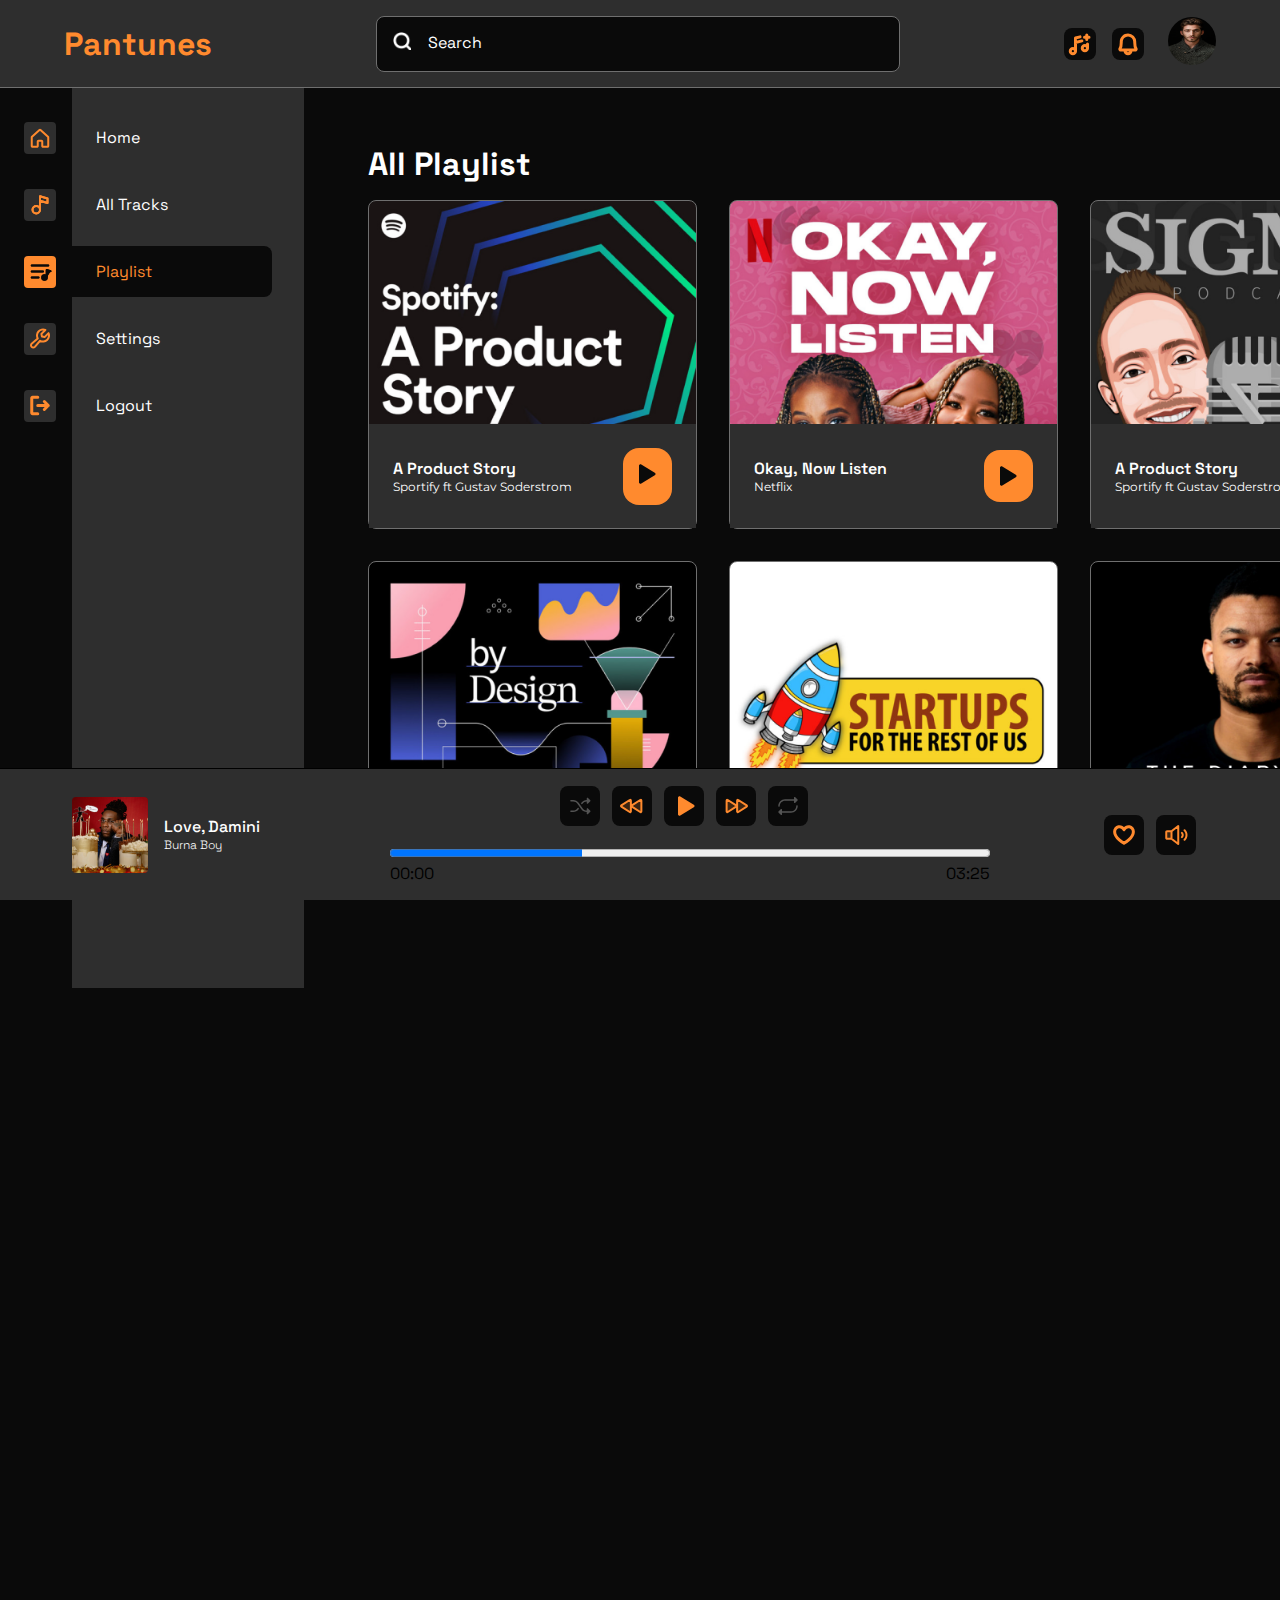
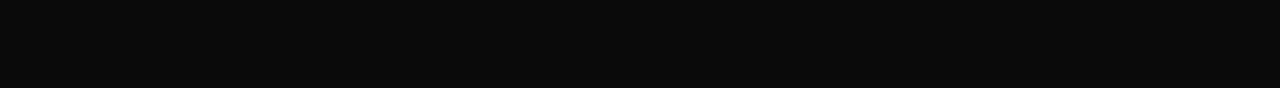
<file: playlist.html>
<!DOCTYPE html>
<html lang="en">

<head>
    <meta charset="UTF-8" />
    <meta http-equiv="X-UA-Compatible" content="IE=edge" />
    <meta name="viewport" content="width=device-width,initial-scale=1.0" />
    <title>Playlist</title>
    <link rel="stylesheet" href="styles/navbar.css" />
    <link rel="stylesheet" href="styles/sidebar.css" />
    <link rel="stylesheet" href="styles/player.css" />
    <link rel="stylesheet" href="styles/layout.css" />
    <link rel="stylesheet" href="styles/playlist.css" />
</head>

<body>
    <div class="container">
        <nav>
            <a href="index.html">
                <h1>Pantunes</h1>
            </a>
            <!-- <div class="search-container">
        <img id="search-icon" src="/images/search-icon.png" alt="" /> -->
            <input type="search" placeholder="Search" />
            <!-- </div> -->

            <div class="nav-icons">
                <div class="nav-action-icon">
                    <!-- music icon -->
                    <svg width="32" height="32" viewBox="0 0 32 32" fill="none" xmlns="http://www.w3.org/2000/svg">
              <rect width="32" height="32" rx="8" fill="#0A0A0A" />
              <path
                d="M22.75 7V11.5M25 9.25H20.5M11.5 23.125V10L16.0187 8.875M17.875 12.9062L11.5 14.5M23.5 15.9344V20.125M20.875 22.75C22.3247 22.75 23.5 21.5747 23.5 20.125C23.5 18.6753 22.3247 17.5 20.875 17.5C19.4253 17.5 18.25 18.6753 18.25 20.125C18.25 21.5747 19.4253 22.75 20.875 22.75ZM8.875 25.75C10.3247 25.75 11.5 24.5747 11.5 23.125C11.5 21.6753 10.3247 20.5 8.875 20.5C7.42525 20.5 6.25 21.6753 6.25 23.125C6.25 24.5747 7.42525 25.75 8.875 25.75Z"
                stroke="#FF8A2E"
                stroke-width="3"
                stroke-linecap="round"
                stroke-linejoin="round"
              />
            </svg>

                    <!-- notification icon -->
                    <svg width="32" height="32" viewBox="0 0 32 32" fill="none" xmlns="http://www.w3.org/2000/svg">
              <rect width="32" height="32" rx="8" fill="#0A0A0A" />
              <path
                d="M13.0004 22.0001V22.7501C13.0004 23.5458 13.3164 24.3088 13.8791 24.8714C14.4416 25.434 15.2047 25.7501 16.0004 25.7501C16.796 25.7501 17.5591 25.434 18.1217 24.8714C18.6843 24.3088 19.0004 23.5458 19.0004 22.7501V22.0001M9.26904 13.7501C9.26779 12.861 9.44246 11.9803 9.783 11.159C10.1235 10.3377 10.6232 9.5918 11.2532 8.96438C11.8832 8.33697 12.6312 7.8404 13.454 7.50329C14.2767 7.16617 15.158 6.99515 16.0472 7.0001C19.7597 7.02823 22.7315 10.1126 22.7315 13.8345V14.5001C22.7315 17.8563 23.4347 19.8063 24.0534 20.8751C24.1191 20.9889 24.1538 21.118 24.1539 21.2494C24.154 21.3809 24.1196 21.51 24.0541 21.624C23.9885 21.7379 23.8943 21.8326 23.7806 21.8986C23.6669 21.9646 23.5379 21.9996 23.4065 22.0001H8.59404C8.46261 21.9996 8.33361 21.9646 8.21996 21.8986C8.10632 21.8326 8.01201 21.7379 7.9465 21.624C7.88099 21.51 7.84656 21.3809 7.84668 21.2494C7.84679 21.118 7.88145 20.9889 7.94717 20.8751C8.56592 19.8063 9.26904 17.8563 9.26904 14.5001V13.7501Z"
                stroke="#FF8A2E"
                stroke-width="3"
                stroke-linecap="round"
                stroke-linejoin="round"
              />
            </svg>
                </div>

                <div class="profile-image">
                    <img src="./images/person.jpg" alt="profile-image" />
                </div>
            </div>
        </nav>
        <div class="content-container">
            <div class="sidebar">
                <div class="sidebar-item">
                    <a class="sidebar-link" href="home.html">
                        <div class="item-icon">
                            <svg width="20" height="20" viewBox="0 0 20 20" fill="none" xmlns="http://www.w3.org/2000/svg">
                  <path
                    d="M12.25 17.999V13.499C12.25 13.3001 12.1709 13.1093 12.0303 12.9686C11.8897 12.828 11.6989 12.749 11.5 12.749H8.5C8.3011 12.749 8.1103 12.828 7.96968 12.9686C7.82905 13.1093 7.75 13.3001 7.75 13.499V17.999C7.75 18.1979 7.67095 18.3887 7.53032 18.5293C7.3897 18.67 7.1989 18.749 7 18.749H2.5C2.30109 18.749 2.11032 18.67 1.96967 18.5293C1.82902 18.3887 1.75 18.1979 1.75 17.999V9.32709C1.75168 9.22329 1.77411 9.12091 1.81597 9.02589C1.85783 8.93094 1.91828 8.84529 1.99375 8.77396L9.49375 1.95835C9.63197 1.83187 9.81258 1.76172 10 1.76172C10.1874 1.76172 10.368 1.83187 10.5062 1.95835L18.0062 8.77396C18.0817 8.84529 18.1422 8.93094 18.184 9.02589C18.2259 9.12091 18.2484 9.22329 18.25 9.32709V17.999C18.25 18.1979 18.1709 18.3887 18.0303 18.5293C17.8897 18.67 17.6989 18.749 17.5 18.749H13C12.8011 18.749 12.6103 18.67 12.4697 18.5293C12.3291 18.3887 12.25 18.1979 12.25 17.999Z"
                    stroke="#FF8A2E"
                    stroke-width="2"
                    stroke-linecap="round"
                    stroke-linejoin="round"
                  />
                </svg>
                        </div>
                        <div class="item-text">Home</div>
                    </a>
                </div>
                <div class="sidebar-item">
                    <a class="sidebar-link" href="AllTrack.html">
                        <div class="item-icon">
                            <svg width="24" height="25" viewBox="0 0 24 25" fill="none" xmlns="http://www.w3.org/2000/svg">
                  <path
                    d="M12 17.75V4.25L19.5 6.5V11L12 8.75M8.25 21.5C10.321 21.5 12 19.821 12 17.75C12 15.679 10.321 14 8.25 14C6.17893 14 4.5 15.679 4.5 17.75C4.5 19.821 6.17893 21.5 8.25 21.5Z"
                    stroke="#FF8A2E"
                    stroke-width="2"
                    stroke-linecap="round"
                    stroke-linejoin="round"
                  />
                  <path
                    d="M12 17.75V4.25L19.5 6.5V11L12 8.75M8.25 21.5C10.321 21.5 12 19.821 12 17.75C12 15.679 10.321 14 8.25 14C6.17893 14 4.5 15.679 4.5 17.75C4.5 19.821 6.17893 21.5 8.25 21.5Z"
                    stroke="#FF8A2E"
                    stroke-width="2"
                    stroke-linecap="round"
                    stroke-linejoin="round"
                  />
                </svg>
                        </div>
                        <div class="item-text">All Tracks</div>
                    </a>
                </div>
                <div class="sidebar-item" id="active-sidebar-item">
                    <a class="sidebar-link" href="#">
                        <div class="item-icon" id="active-icon">
                            <svg width="24" height="25" viewBox="0 0 24 25" fill="none" xmlns="http://www.w3.org/2000/svg">
                  <path
                    d="M3.75 6.5H20.25M3.75 12.5H15M3.75 18.5H10.5M18.75 18.5V11L22.5 12.125M16.5 20.75C17.7427 20.75 18.75 19.7427 18.75 18.5C18.75 17.2573 17.7427 16.25 16.5 16.25C15.2573 16.25 14.25 17.2573 14.25 18.5C14.25 19.7427 15.2573 20.75 16.5 20.75Z"
                    stroke="#FF8A2E"
                    stroke-width="2"
                    stroke-linecap="round"
                    stroke-linejoin="round"
                  />
                  <path
                    d="M3.75 6.5H20.25M3.75 12.5H15M3.75 18.5H10.5M18.75 18.5V11L22.5 12.125M16.5 20.75C17.7427 20.75 18.75 19.7427 18.75 18.5C18.75 17.2573 17.7427 16.25 16.5 16.25C15.2573 16.25 14.25 17.2573 14.25 18.5C14.25 19.7427 15.2573 20.75 16.5 20.75Z"
                    stroke="#FF8A2E"
                    stroke-width="2"
                    stroke-linecap="round"
                    stroke-linejoin="round"
                  />
                </svg>
                        </div>
                        <div class="item-text">Playlist</div>
                    </a>
                </div>
                <div class="sidebar-item">
                    <a class="sidebar-link" href="#">
                        <div class="item-icon">
                            <svg width="24" height="25" viewBox="0 0 24 25" fill="none" xmlns="http://www.w3.org/2000/svg">
                  <path
                    d="M20.5219 7.15801C21.0138 8.30672 21.1343 9.58052 20.8663 10.8011C20.5983 12.0216 19.9554 13.1278 19.0274 13.9648C18.0995 14.8018 16.9331 15.3276 15.6915 15.4688C14.4499 15.6098 13.1952 15.3592 12.1031 14.7518L6.84375 20.8455C6.42106 21.2682 5.84777 21.5057 5.25 21.5057C4.65223 21.5057 4.07894 21.2682 3.65625 20.8455C3.23356 20.4228 2.99609 19.8495 2.99609 19.2518C2.99609 18.654 3.23356 18.0807 3.65625 17.658L9.75002 12.3986C9.14259 11.3066 8.89187 10.0519 9.03302 8.81027C9.17409 7.56862 9.69999 6.40219 10.5369 5.47428C11.3739 4.54637 12.4801 3.90342 13.7007 3.63545C14.9213 3.36748 16.1951 3.48792 17.3438 3.97988L13.4063 7.90801L13.9406 10.5611L16.5938 11.0955L20.5219 7.15801Z"
                    stroke="#FF8A2E"
                    stroke-width="2"
                    stroke-linecap="round"
                    stroke-linejoin="round"
                  />
                </svg>
                        </div>
                        <div class="item-text">Settings</div>
                    </a>
                </div>
                <div class="sidebar-item">
                    <a class="sidebar-link" href="#">
                        <div class="item-icon">
                            <svg width="24" height="25" viewBox="0 0 24 25" fill="none" xmlns="http://www.w3.org/2000/svg">
                  <path
                    d="M16.3125 8.5625L20.25 12.5L16.3125 16.4375M9.75 12.5H20.25M9.75 20.75H4.5C4.30109 20.75 4.11032 20.6709 3.96967 20.5303C3.82902 20.3897 3.75 20.1989 3.75 20V5C3.75 4.80109 3.82902 4.61032 3.96967 4.46967C4.11032 4.32902 4.30109 4.25 4.5 4.25H9.75"
                    stroke="#FF8A2E"
                    stroke-width="3"
                    stroke-linecap="round"
                    stroke-linejoin="round"
                  />
                </svg>
                        </div>
                        <div class="item-text">Logout</div>
                    </a>
                </div>
            </div>
            <div class="main-content">
                <div class="page-title">All Playlist</div>
                <div class="playlist-container">
                    <div class="playlist-row">
                        <div class="playlist-card" id="card-playlist1">
                            <div class="playlist-description">
                                <div>
                                    <p class="playlist-title">A Product Story</p>
                                    <p class="playlist-caption">
                                        Sportify ft Gustav Soderstrom
                                    </p>
                                </div>
                                <div class="playlist-icon">
                                    <a href="/playlist-track.html">
                                        <svg width="17" height="20" viewBox="0 0 17 20" fill="none" xmlns="http://www.w3.org/2000/svg">
                        <path
                          d="M15.7781 8.71631L2.27812 0.475702C2.05327 0.333202 1.79355 0.25521 1.52737 0.250252C1.26121 0.245295 0.998782 0.313552 0.768757 0.447577C0.535327 0.575647 0.34074 0.764265 0.205455 0.993585C0.0701698 1.2229 -0.000803144 1.48445 6.85639e-06 1.7507V18.2507C-0.000803144 18.5169 0.0701698 18.7785 0.205455 19.0078C0.34074 19.2372 0.535327 19.4258 0.768757 19.5538C0.998782 19.6878 1.26121 19.7561 1.52737 19.7511C1.79355 19.7462 2.05327 19.6682 2.27812 19.5257L15.7781 11.2851C15.9994 11.1516 16.1824 10.9632 16.3095 10.7382C16.4366 10.5132 16.5033 10.2591 16.5033 10.0007C16.5033 9.74231 16.4366 9.48829 16.3095 9.26321C16.1824 9.03821 15.9994 8.84981 15.7781 8.71631Z"
                          fill="#0A0A0A"
                        />
                      </svg>
                                    </a>
                                </div>
                            </div>
                        </div>
                        <div class="playlist-card" id="card-playlist2">
                            <div class="playlist-description">
                                <div>
                                    <p class="playlist-title">Okay, Now Listen</p>
                                    <p class="playlist-caption">Netflix</p>
                                </div>
                                <div class="playlist-icon">
                                    <svg width="17" height="20" viewBox="0 0 17 20" fill="none" xmlns="http://www.w3.org/2000/svg">
                      <path
                        d="M15.7781 8.71631L2.27812 0.475702C2.05327 0.333202 1.79355 0.25521 1.52737 0.250252C1.26121 0.245295 0.998782 0.313552 0.768757 0.447577C0.535327 0.575647 0.34074 0.764265 0.205455 0.993585C0.0701698 1.2229 -0.000803144 1.48445 6.85639e-06 1.7507V18.2507C-0.000803144 18.5169 0.0701698 18.7785 0.205455 19.0078C0.34074 19.2372 0.535327 19.4258 0.768757 19.5538C0.998782 19.6878 1.26121 19.7561 1.52737 19.7511C1.79355 19.7462 2.05327 19.6682 2.27812 19.5257L15.7781 11.2851C15.9994 11.1516 16.1824 10.9632 16.3095 10.7382C16.4366 10.5132 16.5033 10.2591 16.5033 10.0007C16.5033 9.74231 16.4366 9.48829 16.3095 9.26321C16.1824 9.03821 15.9994 8.84981 15.7781 8.71631Z"
                        fill="#0A0A0A"
                      />
                    </svg>
                                </div>
                            </div>
                        </div>
                        <div class="playlist-card" id="card-playlist3">
                            <div class="playlist-description">
                                <div>
                                    <p class="playlist-title">A Product Story</p>
                                    <p class="playlist-caption">
                                        Sportify ft Gustav Soderstrom
                                    </p>
                                </div>
                                <div class="playlist-icon">
                                    <svg width="17" height="20" viewBox="0 0 17 20" fill="none" xmlns="http://www.w3.org/2000/svg">
                      <path
                        d="M15.7781 8.71631L2.27812 0.475702C2.05327 0.333202 1.79355 0.25521 1.52737 0.250252C1.26121 0.245295 0.998782 0.313552 0.768757 0.447577C0.535327 0.575647 0.34074 0.764265 0.205455 0.993585C0.0701698 1.2229 -0.000803144 1.48445 6.85639e-06 1.7507V18.2507C-0.000803144 18.5169 0.0701698 18.7785 0.205455 19.0078C0.34074 19.2372 0.535327 19.4258 0.768757 19.5538C0.998782 19.6878 1.26121 19.7561 1.52737 19.7511C1.79355 19.7462 2.05327 19.6682 2.27812 19.5257L15.7781 11.2851C15.9994 11.1516 16.1824 10.9632 16.3095 10.7382C16.4366 10.5132 16.5033 10.2591 16.5033 10.0007C16.5033 9.74231 16.4366 9.48829 16.3095 9.26321C16.1824 9.03821 15.9994 8.84981 15.7781 8.71631Z"
                        fill="#0A0A0A"
                      />
                    </svg>
                                </div>
                            </div>
                        </div>
                    </div>
                    <div class="playlist-row">
                        <div class="playlist-card" id="card-playlist4">
                            <div class="playlist-description">
                                <div>
                                    <p class="playlist-title">By Design</p>
                                    <p class="playlist-caption">Invision Designs</p>
                                </div>
                                <div class="playlist-icon">
                                    <svg width="17" height="20" viewBox="0 0 17 20" fill="none" xmlns="http://www.w3.org/2000/svg">
                      <path
                        d="M15.7781 8.71631L2.27812 0.475702C2.05327 0.333202 1.79355 0.25521 1.52737 0.250252C1.26121 0.245295 0.998782 0.313552 0.768757 0.447577C0.535327 0.575647 0.34074 0.764265 0.205455 0.993585C0.0701698 1.2229 -0.000803144 1.48445 6.85639e-06 1.7507V18.2507C-0.000803144 18.5169 0.0701698 18.7785 0.205455 19.0078C0.34074 19.2372 0.535327 19.4258 0.768757 19.5538C0.998782 19.6878 1.26121 19.7561 1.52737 19.7511C1.79355 19.7462 2.05327 19.6682 2.27812 19.5257L15.7781 11.2851C15.9994 11.1516 16.1824 10.9632 16.3095 10.7382C16.4366 10.5132 16.5033 10.2591 16.5033 10.0007C16.5033 9.74231 16.4366 9.48829 16.3095 9.26321C16.1824 9.03821 15.9994 8.84981 15.7781 8.71631Z"
                        fill="#0A0A0A"
                      />
                    </svg>
                                </div>
                            </div>
                        </div>
                        <div class="playlist-card" id="card-playlist5">
                            <div class="playlist-description">
                                <div>
                                    <p class="playlist-title">Startups for the rest of us</p>
                                    <p class="playlist-caption">All Stars</p>
                                </div>
                                <div class="playlist-icon">
                                    <svg width="17" height="20" viewBox="0 0 17 20" fill="none" xmlns="http://www.w3.org/2000/svg">
                      <path
                        d="M15.7781 8.71631L2.27812 0.475702C2.05327 0.333202 1.79355 0.25521 1.52737 0.250252C1.26121 0.245295 0.998782 0.313552 0.768757 0.447577C0.535327 0.575647 0.34074 0.764265 0.205455 0.993585C0.0701698 1.2229 -0.000803144 1.48445 6.85639e-06 1.7507V18.2507C-0.000803144 18.5169 0.0701698 18.7785 0.205455 19.0078C0.34074 19.2372 0.535327 19.4258 0.768757 19.5538C0.998782 19.6878 1.26121 19.7561 1.52737 19.7511C1.79355 19.7462 2.05327 19.6682 2.27812 19.5257L15.7781 11.2851C15.9994 11.1516 16.1824 10.9632 16.3095 10.7382C16.4366 10.5132 16.5033 10.2591 16.5033 10.0007C16.5033 9.74231 16.4366 9.48829 16.3095 9.26321C16.1824 9.03821 15.9994 8.84981 15.7781 8.71631Z"
                        fill="#0A0A0A"
                      />
                    </svg>
                                </div>
                            </div>
                        </div>
                        <div class="playlist-card" id="card-playlist6">
                            <div class="playlist-description">
                                <div>
                                    <p class="playlist-title">The Diary of a CEO</p>
                                    <p class="playlist-caption">Steven Bartlett</p>
                                </div>
                                <div class="playlist-icon">
                                    <svg width="17" height="20" viewBox="0 0 17 20" fill="none" xmlns="http://www.w3.org/2000/svg">
                      <path
                        d="M15.7781 8.71631L2.27812 0.475702C2.05327 0.333202 1.79355 0.25521 1.52737 0.250252C1.26121 0.245295 0.998782 0.313552 0.768757 0.447577C0.535327 0.575647 0.34074 0.764265 0.205455 0.993585C0.0701698 1.2229 -0.000803144 1.48445 6.85639e-06 1.7507V18.2507C-0.000803144 18.5169 0.0701698 18.7785 0.205455 19.0078C0.34074 19.2372 0.535327 19.4258 0.768757 19.5538C0.998782 19.6878 1.26121 19.7561 1.52737 19.7511C1.79355 19.7462 2.05327 19.6682 2.27812 19.5257L15.7781 11.2851C15.9994 11.1516 16.1824 10.9632 16.3095 10.7382C16.4366 10.5132 16.5033 10.2591 16.5033 10.0007C16.5033 9.74231 16.4366 9.48829 16.3095 9.26321C16.1824 9.03821 15.9994 8.84981 15.7781 8.71631Z"
                        fill="#0A0A0A"
                      />
                    </svg>
                                </div>
                            </div>
                        </div>
                    </div>
                </div>
            </div>
        </div>
        <div class="player">
            <div class="track-info">
                <div class="track-art"></div>
                <div class="track-description">
                    <p class="track-title">Love, Damini</p>
                    <p class="track-artise">Burna Boy</p>
                </div>
            </div>
            <div class="track-controls">
                <div class="controls-icon">
                    <div class="icon-container">
                        <svg width="24" height="24" viewBox="0 0 24 24" fill="none" xmlns="http://www.w3.org/2000/svg">
                <g opacity="0.3">
                  <path
                    d="M22.2844 16.7171C22.4252 16.8593 22.5042 17.0514 22.5042 17.2515C22.5042 17.4517 22.4252 17.6437 22.2844 17.7859L20.0344 20.0359C19.8904 20.1735 19.6991 20.2507 19.5 20.2515C19.4005 20.251 19.3018 20.232 19.2094 20.1952C19.0729 20.1379 18.9564 20.0413 18.8747 19.9179C18.7929 19.7944 18.7495 19.6495 18.75 19.5015V18.0015C17.6896 17.9863 16.6475 17.7222 15.7079 17.2304C14.7683 16.7386 13.9574 16.033 13.3406 15.1702L9.43125 9.7046C8.94615 9.02518 8.30625 8.471 7.5645 8.0879C6.82274 7.7048 6.00046 7.5038 5.16562 7.50148H3C2.80108 7.50148 2.61032 7.42247 2.46967 7.28182C2.32902 7.14116 2.25 6.9504 2.25 6.75149C2.25 6.55258 2.32902 6.36181 2.46967 6.22116C2.61032 6.08051 2.80108 6.00149 3 6.00149H5.16562C6.24035 6.00338 7.29918 6.26115 8.2545 6.75349C9.20985 7.24583 10.0342 7.95853 10.6594 8.83273L14.5687 14.2984C15.0445 14.9674 15.6707 15.5154 16.3969 15.898C17.1232 16.2807 17.9292 16.4874 18.75 16.5015V15.0015C18.7495 14.8534 18.7929 14.7085 18.8747 14.5851C18.9564 14.4616 19.0729 14.3651 19.2094 14.3077C19.3479 14.2537 19.4989 14.24 19.6449 14.2682C19.7909 14.2964 19.9259 14.3654 20.0344 14.4671L22.2844 16.7171ZM13.4062 10.0327C13.4867 10.0904 13.5779 10.1315 13.6744 10.1538C13.7708 10.1761 13.8707 10.179 13.9684 10.1624C14.066 10.1458 14.1593 10.1101 14.2431 10.0573C14.3268 10.0045 14.3993 9.9356 14.4562 9.8546L14.5687 9.7046C15.0445 9.03553 15.6707 8.48765 16.3969 8.10493C17.1232 7.72228 17.9292 7.51558 18.75 7.50148V9.00148C18.7495 9.14953 18.7929 9.29443 18.8747 9.41788C18.9564 9.54133 19.0729 9.63785 19.2094 9.69523C19.3018 9.73198 19.4005 9.75103 19.5 9.75148C19.6991 9.75065 19.8904 9.67348 20.0344 9.53585L22.2844 7.28586C22.4252 7.14367 22.5042 6.95162 22.5042 6.75149C22.5042 6.55136 22.4252 6.35931 22.2844 6.21711L20.0344 3.96711C19.9259 3.86537 19.7909 3.7964 19.6449 3.7682C19.4989 3.74 19.3479 3.75371 19.2094 3.80774C19.0729 3.86511 18.9564 3.96161 18.8747 4.08507C18.7929 4.20853 18.7495 4.35342 18.75 4.50149V6.00149C17.6896 6.01665 16.6475 6.28077 15.7079 6.77256C14.7683 7.26434 13.9574 7.97 13.3406 8.83273L13.2375 8.98273C13.1794 9.06268 13.1376 9.15328 13.1147 9.24943C13.0917 9.3455 13.088 9.44525 13.1036 9.54283C13.1193 9.6404 13.1541 9.73393 13.206 9.818C13.258 9.90208 13.326 9.97505 13.4062 10.0327ZM10.5938 13.9702C10.5133 13.9126 10.4221 13.8715 10.3256 13.8492C10.2292 13.827 10.1293 13.8241 10.0316 13.8406C9.93405 13.8571 9.84067 13.8928 9.7569 13.9457C9.6732 13.9985 9.60075 14.0674 9.54375 14.1484L9.43125 14.2984C8.94615 14.9778 8.30625 15.532 7.5645 15.9151C6.82274 16.2982 6.00046 16.4992 5.16562 16.5015H3C2.80108 16.5015 2.61032 16.5805 2.46967 16.7212C2.32902 16.8618 2.25 17.0526 2.25 17.2515C2.25 17.4504 2.32902 17.6412 2.46967 17.7818C2.61032 17.9225 2.80108 18.0015 3 18.0015H5.16562C6.24035 17.9996 7.29918 17.7418 8.2545 17.2495C9.20985 16.7572 10.0342 16.0444 10.6594 15.1702L10.7625 15.0202C10.8206 14.9403 10.8624 14.8497 10.8853 14.7535C10.9083 14.6575 10.912 14.5577 10.8964 14.4601C10.8807 14.3626 10.8459 14.2691 10.794 14.185C10.742 14.1009 10.674 14.0279 10.5938 13.9702Z"
                    fill="white"
                  />
                </g>
              </svg>
                    </div>
                    <div class="icon-container">
                        <svg width="24" height="24" viewBox="0 0 24 24" fill="none" xmlns="http://www.w3.org/2000/svg">
                <path
                  opacity="0.2"
                  d="M1.35896 11.3738L9.72144 5.99256C9.83521 5.92007 9.96639 5.87957 10.1012 5.87537C10.236 5.87115 10.3694 5.90337 10.4875 5.96863C10.6055 6.03389 10.7038 6.12976 10.7719 6.24617C10.84 6.36257 10.8755 6.49519 10.8746 6.63006V17.3738C10.8755 17.5087 10.84 17.6413 10.7719 17.7577C10.7038 17.8741 10.6055 17.97 10.4875 18.0352C10.3694 18.1005 10.236 18.1327 10.1012 18.1285C9.96639 18.1243 9.83521 18.0838 9.72144 18.0113L1.35896 12.6301C1.25241 12.5635 1.16454 12.4709 1.10362 12.361C1.04271 12.2512 1.01074 12.1276 1.01074 12.0019C1.01074 11.8763 1.04271 11.7527 1.10362 11.6428C1.16454 11.533 1.25241 11.4404 1.35896 11.3738ZM11.8589 11.3738L20.2214 5.99256C20.3352 5.92007 20.4664 5.87957 20.6012 5.87537C20.736 5.87115 20.8694 5.90337 20.9875 5.96863C21.1055 6.03389 21.2038 6.12976 21.2719 6.24617C21.34 6.36257 21.3755 6.49519 21.3746 6.63006V17.3738C21.3755 17.5087 21.34 17.6413 21.2719 17.7577C21.2038 17.8741 21.1055 17.97 20.9875 18.0352C20.8694 18.1005 20.736 18.1327 20.6012 18.1285C20.4664 18.1243 20.3352 18.0838 20.2214 18.0113L11.8589 12.6301C11.7524 12.5635 11.6645 12.4709 11.6036 12.361C11.5427 12.2512 11.5107 12.1276 11.5107 12.0019C11.5107 11.8763 11.5427 11.7527 11.6036 11.6428C11.6645 11.533 11.7524 11.4404 11.8589 11.3738Z"
                  fill="#FF8A2E"
                />
                <path
                  d="M1.35896 11.3738L9.72144 5.99256C9.83521 5.92007 9.96639 5.87957 10.1012 5.87537C10.236 5.87115 10.3694 5.90337 10.4875 5.96863C10.6055 6.03389 10.7038 6.12976 10.7719 6.24617C10.84 6.36257 10.8755 6.49519 10.8746 6.63006V17.3738C10.8755 17.5087 10.84 17.6413 10.7719 17.7577C10.7038 17.8741 10.6055 17.97 10.4875 18.0352C10.3694 18.1005 10.236 18.1327 10.1012 18.1285C9.96639 18.1243 9.83521 18.0838 9.72144 18.0113L1.35896 12.6301C1.25241 12.5635 1.16454 12.4709 1.10362 12.361C1.04271 12.2512 1.01074 12.1276 1.01074 12.0019C1.01074 11.8763 1.04271 11.7527 1.10362 11.6428C1.16454 11.533 1.25241 11.4404 1.35896 11.3738ZM11.8589 11.3738L20.2214 5.99256C20.3352 5.92007 20.4664 5.87957 20.6012 5.87537C20.736 5.87115 20.8694 5.90337 20.9875 5.96863C21.1055 6.03389 21.2038 6.12976 21.2719 6.24617C21.34 6.36257 21.3755 6.49519 21.3746 6.63006V17.3738C21.3755 17.5087 21.34 17.6413 21.2719 17.7577C21.2038 17.8741 21.1055 17.97 20.9875 18.0352C20.8694 18.1005 20.736 18.1327 20.6012 18.1285C20.4664 18.1243 20.3352 18.0838 20.2214 18.0113L11.8589 12.6301C11.7524 12.5635 11.6645 12.4709 11.6036 12.361C11.5427 12.2512 11.5107 12.1276 11.5107 12.0019C11.5107 11.8763 11.5427 11.7527 11.6036 11.6428C11.6645 11.533 11.7524 11.4404 11.8589 11.3738Z"
                  stroke="#FF8A2E"
                  stroke-width="2"
                  stroke-linecap="round"
                  stroke-linejoin="round"
                />
              </svg>
                    </div>
                    <div class="icon-container">
                        <svg width="24" height="24" viewBox="0 0 24 24" fill="none" xmlns="http://www.w3.org/2000/svg">
                <path
                  d="M21.7781 10.7163L8.27812 2.4757C8.05327 2.3332 7.79355 2.25521 7.52737 2.25025C7.26121 2.24529 6.99878 2.31355 6.76876 2.44758C6.53533 2.57565 6.34074 2.76426 6.20545 2.99358C6.07017 3.2229 5.9992 3.48445 6.00001 3.7507V20.2507C5.9992 20.5169 6.07017 20.7785 6.20545 21.0078C6.34074 21.2372 6.53533 21.4258 6.76876 21.5538C6.99878 21.6878 7.26121 21.7561 7.52737 21.7511C7.79355 21.7462 8.05327 21.6682 8.27812 21.5257L21.7781 13.2851C21.9994 13.1516 22.1824 12.9632 22.3095 12.7382C22.4366 12.5132 22.5033 12.2591 22.5033 12.0007C22.5033 11.7423 22.4366 11.4883 22.3095 11.2632C22.1824 11.0382 21.9994 10.8498 21.7781 10.7163Z"
                  fill="#FF8A2E"
                />
              </svg>
                    </div>
                    <div class="icon-container">
                        <svg width="24" height="24" viewBox="0 0 24 24" fill="none" xmlns="http://www.w3.org/2000/svg">
                <path
                  opacity="0.2"
                  d="M22.6406 11.3738L14.2781 5.99256C14.1644 5.92007 14.0333 5.87957 13.8984 5.87537C13.7636 5.87115 13.6302 5.90337 13.5122 5.96863C13.3941 6.03389 13.2959 6.12976 13.2277 6.24617C13.1596 6.36257 13.1241 6.49519 13.125 6.63006V17.3738C13.1241 17.5087 13.1596 17.6413 13.2277 17.7577C13.2959 17.8741 13.3941 17.97 13.5122 18.0352C13.6302 18.1005 13.7636 18.1327 13.8984 18.1285C14.0333 18.1243 14.1644 18.0838 14.2781 18.0113L22.6406 12.6301C22.7472 12.5635 22.8351 12.4709 22.896 12.361C22.9569 12.2512 22.9889 12.1276 22.9889 12.0019C22.9889 11.8763 22.9569 11.7527 22.896 11.6428C22.8351 11.533 22.7472 11.4404 22.6406 11.3738ZM12.1406 11.3738L3.77814 5.99256C3.66441 5.92007 3.53324 5.87957 3.39842 5.87537C3.26362 5.87115 3.13016 5.90337 3.01213 5.96863C2.89409 6.03389 2.79584 6.12976 2.72771 6.24617C2.65958 6.36257 2.62411 6.49519 2.62502 6.63006V17.3738C2.62411 17.5087 2.65958 17.6413 2.72771 17.7577C2.79584 17.8741 2.89409 17.97 3.01213 18.0352C3.13016 18.1005 3.26362 18.1327 3.39842 18.1285C3.53324 18.1243 3.66441 18.0838 3.77814 18.0113L12.1406 12.6301C12.2472 12.5635 12.3351 12.4709 12.396 12.361C12.4569 12.2512 12.4889 12.1276 12.4889 12.0019C12.4889 11.8763 12.4569 11.7527 12.396 11.6428C12.3351 11.533 12.2472 11.4404 12.1406 11.3738Z"
                  fill="#FF8A2E"
                />
                <path
                  d="M22.6406 11.3738L14.2781 5.99256C14.1644 5.92007 14.0333 5.87957 13.8984 5.87537C13.7636 5.87115 13.6302 5.90337 13.5122 5.96863C13.3941 6.03389 13.2959 6.12976 13.2277 6.24617C13.1596 6.36257 13.1241 6.49519 13.125 6.63006V17.3738C13.1241 17.5087 13.1596 17.6413 13.2277 17.7577C13.2959 17.8741 13.3941 17.97 13.5122 18.0352C13.6302 18.1005 13.7636 18.1327 13.8984 18.1285C14.0333 18.1243 14.1644 18.0838 14.2781 18.0113L22.6406 12.6301C22.7472 12.5635 22.8351 12.4709 22.896 12.361C22.9569 12.2512 22.9889 12.1276 22.9889 12.0019C22.9889 11.8763 22.9569 11.7527 22.896 11.6428C22.8351 11.533 22.7472 11.4404 22.6406 11.3738ZM12.1406 11.3738L3.77814 5.99256C3.66441 5.92007 3.53324 5.87957 3.39842 5.87537C3.26362 5.87115 3.13016 5.90337 3.01213 5.96863C2.89409 6.03389 2.79584 6.12976 2.72771 6.24617C2.65958 6.36257 2.62411 6.49519 2.62502 6.63006V17.3738C2.62411 17.5087 2.65958 17.6413 2.72771 17.7577C2.79584 17.8741 2.89409 17.97 3.01213 18.0352C3.13016 18.1005 3.26362 18.1327 3.39842 18.1285C3.53324 18.1243 3.66441 18.0838 3.77814 18.0113L12.1406 12.6301C12.2472 12.5635 12.3351 12.4709 12.396 12.361C12.4569 12.2512 12.4889 12.1276 12.4889 12.0019C12.4889 11.8763 12.4569 11.7527 12.396 11.6428C12.3351 11.533 12.2472 11.4404 12.1406 11.3738Z"
                  stroke="#FF8A2E"
                  stroke-width="2"
                  stroke-linecap="round"
                  stroke-linejoin="round"
                />
              </svg>
                    </div>
                    <div class="icon-container">
                        <svg width="24" height="24" viewBox="0 0 24 24" fill="none" xmlns="http://www.w3.org/2000/svg">
                <g opacity="0.3">
                  <path
                    d="M2.25032 12.0015C2.2528 10.2121 2.96475 8.49658 4.23008 7.23125C5.49542 5.96592 7.21087 5.25397 9.00031 5.25149H18.0003V3.75149C17.9999 3.60342 18.0432 3.45853 18.125 3.33507C18.2067 3.21161 18.3232 3.11511 18.4597 3.05774C18.5982 3.00371 18.7493 2.99 18.8952 3.0182C19.0412 3.0464 19.1762 3.11537 19.2847 3.21711L21.5347 5.46711C21.6755 5.60931 21.7545 5.80136 21.7545 6.00149C21.7545 6.20162 21.6755 6.39367 21.5347 6.53586L19.2847 8.78585C19.1408 8.92348 18.9495 9.00065 18.7503 9.00148C18.6508 9.00103 18.5522 8.98198 18.4597 8.94523C18.3232 8.88785 18.2067 8.79133 18.125 8.66788C18.0432 8.54443 17.9999 8.39953 18.0003 8.25148V6.75149H9.00031C7.60793 6.75149 6.27257 7.30461 5.288 8.2892C4.30344 9.27373 3.75032 10.6091 3.75032 12.0015C3.75032 12.2004 3.6713 12.3912 3.53065 12.5318C3.38999 12.6725 3.19923 12.7515 3.00032 12.7515C2.8014 12.7515 2.61064 12.6725 2.46998 12.5318C2.32934 12.3912 2.25032 12.2004 2.25032 12.0015ZM21.0003 11.2515C20.8014 11.2515 20.6106 11.3305 20.47 11.4712C20.3294 11.6118 20.2503 11.8026 20.2503 12.0015C20.2503 13.3939 19.6972 14.7292 18.7127 15.7138C17.7281 16.6984 16.3927 17.2515 15.0003 17.2515H6.00032V15.7515C6.00078 15.6034 5.9574 15.4585 5.87565 15.3351C5.79391 15.2116 5.67744 15.1151 5.54094 15.0577C5.40241 15.0037 5.25141 14.99 5.10541 15.0182C4.95941 15.0464 4.82438 15.1154 4.71594 15.2171L2.46594 17.4671C2.32511 17.6093 2.24609 17.8014 2.24609 18.0015C2.24609 18.2017 2.32511 18.3937 2.46594 18.5359L4.71594 20.7859C4.85991 20.9235 5.05116 21.0007 5.25032 21.0015C5.34986 21.001 5.44843 20.982 5.54094 20.9452C5.67744 20.8879 5.79391 20.7913 5.87565 20.6679C5.9574 20.5444 6.00078 20.3995 6.00032 20.2515V18.7515H15.0003C16.7897 18.749 18.5052 18.037 19.7705 16.7717C21.0359 15.5064 21.7478 13.7909 21.7503 12.0015C21.7503 11.8026 21.6713 11.6118 21.5306 11.4712C21.39 11.3305 21.1992 11.2515 21.0003 11.2515Z"
                    fill="white"
                  />
                </g>
              </svg>
                    </div>
                </div>
                <div class="progress-bar">
                    <progress id="file" value="32" max="100">32%</progress>
                    <div class="media-time">
                        <p class="start-time">00:00</p>
                        <p class="end-time">03:25</p>
                    </div>
                </div>
            </div>
            <div class="track-actions">
                <div class="icon-container">
                    <svg width="24" height="24" viewBox="0 0 24 24" fill="none" xmlns="http://www.w3.org/2000/svg">
              <path
                d="M12 20.25C12 20.25 2.625 15 2.625 8.625C2.625 7.49803 3.01546 6.40586 3.72996 5.53431C4.44445 4.66277 5.43884 4.0657 6.54394 3.84468C7.64903 3.62366 8.7966 3.79235 9.79133 4.32204C10.7861 4.85174 11.5666 5.70972 12 6.75001C12.4334 5.70972 13.214 4.85174 14.2087 4.32204C15.2034 3.79235 16.351 3.62366 17.4561 3.84468C18.5611 4.0657 19.5556 4.66277 20.27 5.53431C20.9845 6.40586 21.375 7.49803 21.375 8.625C21.375 15 12 20.25 12 20.25Z"
                stroke="#FF8A2E"
                stroke-width="3"
                stroke-linecap="round"
                stroke-linejoin="round"
              />
            </svg>
                </div>
                <div class="icon-container">
                    <svg width="24" height="24" viewBox="0 0 24 24" fill="none" xmlns="http://www.w3.org/2000/svg">
              <path
                opacity="0.2"
                d="M7.5 15.75H3C2.80108 15.75 2.61032 15.6709 2.46967 15.5303C2.32902 15.3897 2.25 15.1989 2.25 15V9C2.25 8.8011 2.32902 8.6103 2.46967 8.46968C2.61032 8.32905 2.80108 8.25 3 8.25H7.5V15.75Z"
                fill="#FF8A2E"
              />
              <path
                d="M20.5219 7.22813C21.1495 7.85423 21.6474 8.598 21.9871 9.41685C22.3269 10.2357 22.5017 11.1135 22.5017 12C22.5017 12.8865 22.3269 13.7643 21.9871 14.5832C21.6474 15.402 21.1495 16.1458 20.5219 16.7719M7.5 8.25V15.75M17.8687 9.88125C18.1476 10.1591 18.3689 10.4893 18.52 10.8529C18.6709 11.2165 18.7487 11.6063 18.7487 12C18.7487 12.3937 18.6709 12.7835 18.52 13.1471C18.3689 13.5107 18.1476 13.8409 17.8687 14.1188M7.5 15.75H3C2.80108 15.75 2.61032 15.6709 2.46967 15.5303C2.32902 15.3897 2.25 15.1989 2.25 15V9C2.25 8.8011 2.32902 8.6103 2.46967 8.46968C2.61032 8.32905 2.80108 8.25 3 8.25H7.5L14.25 3V21L7.5 15.75Z"
                stroke="#FF8A2E"
                stroke-width="2"
                stroke-linecap="round"
                stroke-linejoin="round"
              />
            </svg>
                </div>
            </div>
        </div>
    </div>
</body>

</html>
</file>
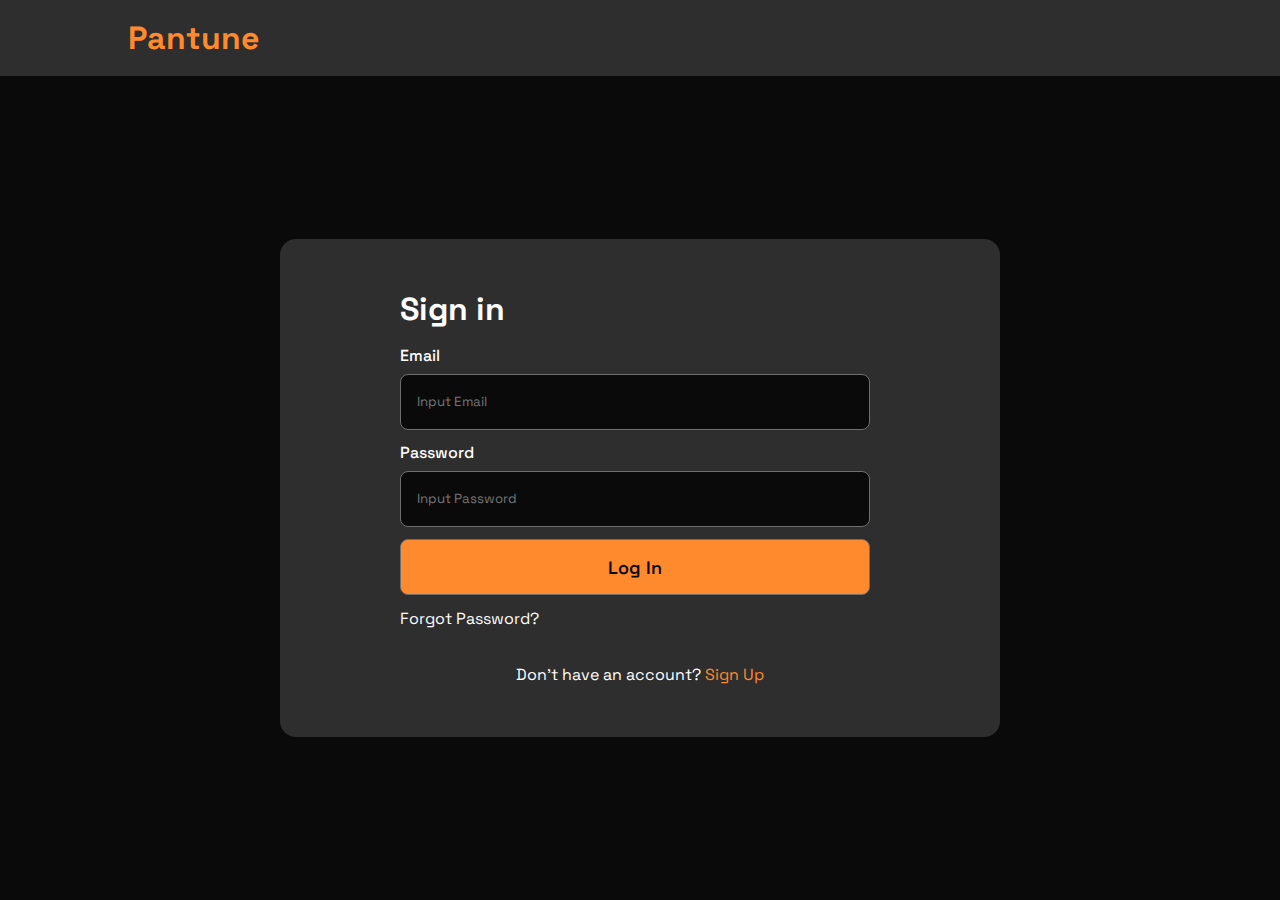
<file: signin.html>
<!DOCTYPE html>
<html lang="en">
  <head>
    <meta charset="UTF-8" />
    <meta http-equiv="X-UA-Compatible" content="IE=edge" />
    <meta name="viewport" content="width=device-width, initial-scale=1.0" />
    <link rel="stylesheet" href="./styles/signin.css" />
    <title>Sign In</title>
  </head>
  <body>
    <nav class="nav-bar">
      <a class="nav-link" href="/"><h1 class="nav-title">Pantune</h1></a>
    </nav>
    <main class="main-container">
      <div class="container-content">
        <div class="header-title">Sign in</div>
        <form>
          <div class="form-control">
            <p class="form-title">Email</p>
            <input
              type="email"
              name="email"
              id="email"
              placeholder="Input Email"
              required
            />
          </div>
          <div class="form-control">
            <p class="form-title">Password</p>
            <input
              type="password"
              name="password"
              id="password"
              placeholder="Input Password"
              required
            />
          </div>
          <div class="form-control">
            <input type="submit" value="Log In" />
          </div>

          <p class="forgot-para">
            <a href="forgot-password.html">Forgot Password?</a>
          </p>
          <p class="create-link">
            Don’t have an account? <a href="./signup.html">Sign Up</a>
          </p>
        </form>
      </div>
    </main>
  </body>
</html>
</file>
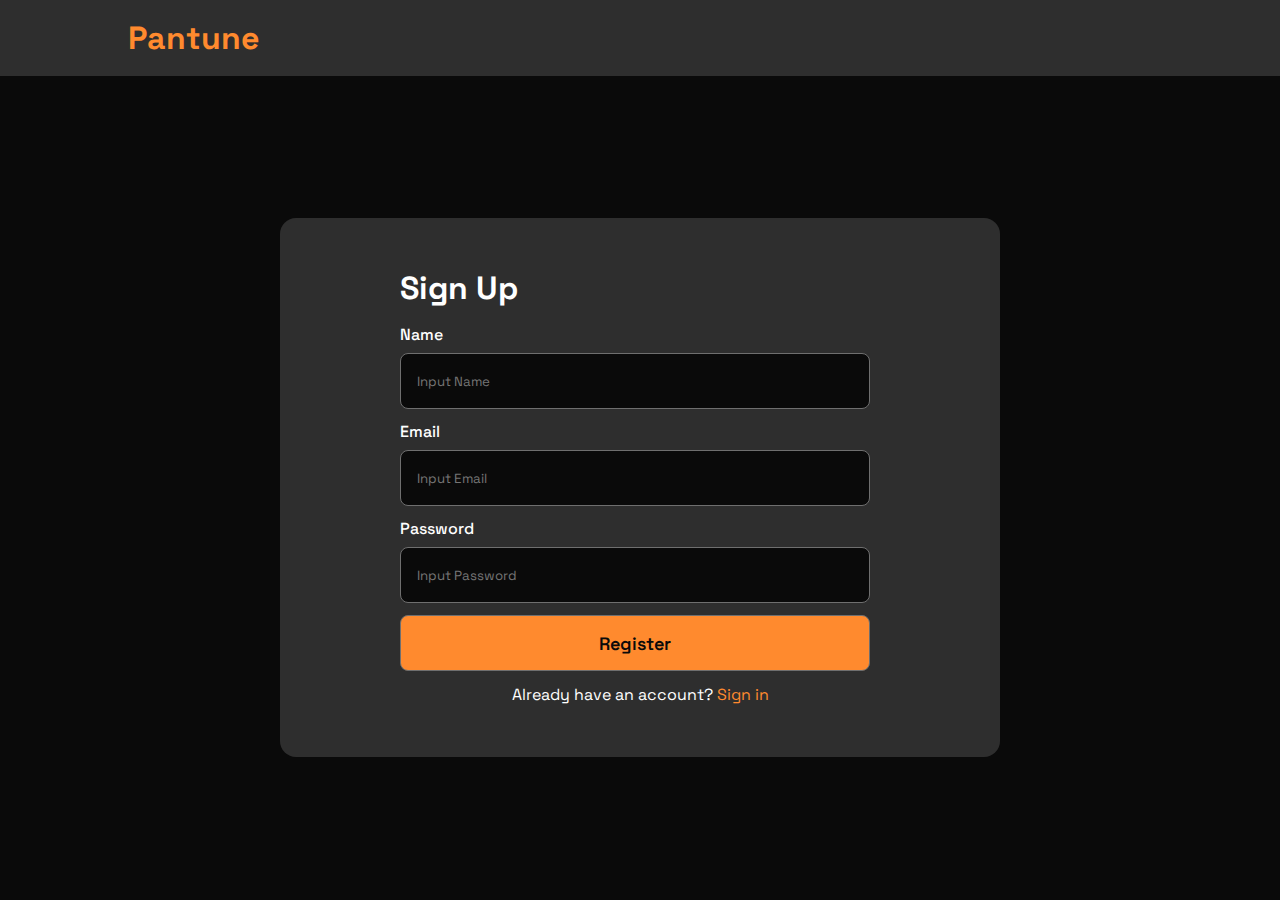
<file: signup.html>
<!DOCTYPE html>
<html lang="en">
  <head>
    <meta charset="UTF-8" />
    <meta http-equiv="X-UA-Compatible" content="IE=edge" />
    <meta name="viewport" content="width=device-width, initial-scale=1.0" />
    <link rel="stylesheet" href="./styles/signin.css" />
    <title>Sign In</title>
  </head>
  <body>
    <nav class="nav-bar">
      <a class="nav-link" href="/"><h1 class="nav-title">Pantune</h1></a>
    </nav>
    <main class="main-container">
      <div class="container-content">
        <div class="header-title">Sign Up</div>
        <form>
          <div class="form-control">
            <p class="form-title">Name</p>
            <input
              type="name"
              name="name"
              id="name"
              placeholder="Input Name"
              required
            />
          </div>
          <div class="form-control">
            <p class="form-title">Email</p>
            <input
              type="email"
              name="email"
              id="email"
              placeholder="Input Email"
              required
            />
          </div>
          <div class="form-control">
            <p class="form-title">Password</p>
            <input
              type="password"
              name="password"
              id="password"
              placeholder="Input Password"
              required
            />
          </div>
          <div class="form-control">
            <input type="submit" value="Register" />
          </div>

          <p class="create-link">
            Already have an account? <a href="./signin.html">Sign in</a>
          </p>
        </form>
      </div>
    </main>
  </body>
</html>
</file>
<file: styles/style.css>
@import url('base.css');

body {
  background-color: #0a0a0a;
}

.nav-bar {
  display: flex;
  align-items: center;
  justify-content: space-between;
  background-color: #2e2e2e;
  padding: 1rem 8rem;
  height: 5rem;
}

.nav-title {
  font-weight: 700;
  font-size: 2rem;
  color: #ff8a2e;
}

.nav-btn a {
  width: 4.75rem;
  height: 3rem;
  padding: 12px;
  border-radius: 0.5rem;
  border: 1px solid #ff8a2e;
  font-weight: 500;
  font-size: 1rem;
  text-decoration: none;
}

.btn-1 {
  background-color: #2e2e2e;
  color: #ff8a2e;
}

.btn-2 {
  background-color: #ff8a2e;
  color: #0a0a0a;
  margin-left: 1rem;
}

.heading-container {
  display: flex;
  flex-direction: column;
  align-items: center;
  text-align: center;
  margin-top: 50px;
}

.title-container {
  height: 9.625rem;
}

.heading-text {
  font-weight: 700;
  font-size: 5.5rem;
  color: #ffffff;
}

.heading-desc {
  font-weight: 500;
  font-size: 1.5rem;
  color: #fffbf9;
}

.heading-btn {
  background-color: #ff8a2e;
  width: 13.625rem;
  height: 3.6875rem;
  border-radius: 0.5rem;
  color: #0a0a0a;
  font-weight: 600;
  font-size: 1.125rem;
  border: none;
}

.slider-div {
  display: flex;
  flex-direction: column;
  align-items: center;
  justify-content: center;
  padding: 30px;
}

.slide-image {
  width: 70rem;
}

#indicator-container {
  display: flex;
  margin: 16px;
}

.active-slider {
  background-color: #ff8a2e;
  width: 1.5rem;
  height: 0.5rem;
  margin: 0.25rem;
  border-radius: 0.25rem;
}
.slide-indicator {
  background-color: #ff8a2e;
  opacity: 0.1;
  width: 1.5rem;
  height: 0.5rem;
  margin: 0.25rem;
  border-radius: 0.25rem;
}

#featured-section {
  display: flex;
  align-items: center;
  justify-content: center;
  padding: 30px;
}

.section-container {
  width: 70rem;
}

.section-card {
  display: flex;
  gap: 2rem;
}

.section-title {
  align-self: flex-start;
  font-weight: 500;
  font-size: 24px;
  color: #ffffff;
  width: 70rem;
  margin: 10px 0;
}

.card-item {
  display: flex;
  align-items: flex-end;
  background-image: url('../images/featured-image.png');
  width: 21.5rem;
  height: 21.5rem;
  border-radius: 0.5rem;
  /* margin: 10px; */
  background-position: center;
}

.overlay {
  display: flex;
  justify-content: space-between;
  padding: 24px;
  background: rgba(10, 10, 10, 0.5);
  width: 100%;
}

.title {
  font-size: 1rem;
  font-weight: 500;
  color: #ffffff;
}

.artise {
  font-weight: 400;
  font-size: 12px;
  color: #ffffff;
}

.overlay-icon {
  display: flex;
  justify-content: center;
  align-items: center;
  background-color: #ff8a2e;
  width: 3.5rem;
  height: 3.5rem;
  border-radius: 1rem;
}
</file>
<file: styles/navbar.css>
nav {
    display: flex;
    background: #2e2e2e;
    justify-content: space-between;
    align-items: center;
    border-bottom: 1px solid #6f6f6f;
    padding: 1rem 4rem;
    height: 88px;
    position: fixed;
    width: 100%;
}

h1 {
    font-weight: 700;
    font-size: 32px;
    color: var(--orange);
}

a {
    text-decoration: none;
}

input[type="search"] {
    padding-left: 1rem;
    padding-right: 1rem;
    width: 524px;
    height: 56px;
    background: var(--deep-gray);
    border-radius: 8px;
    border: 0.5px solid #6f6f6f;
    color: var(--pure-white);
}

input[type="search"]:focus {
    border: 1.5px solid #6f6f6f;
    outline: none;
}

input[type="search"]::placeholder {
    padding-left: 2.1875rem;
    font-weight: 400;
    font-size: 16px;
    color: var(--pure-white);
    background: url("../images/search-icon.png");
    background-repeat: no-repeat;
    background-size: 18px 18px;
}

.nav-icons {
    display: flex;
    width: 152px;
    gap: 24px;
    align-items: center;
}

.nav-action-icon {
    display: flex;
    gap: 16px;
}

.profile-image img {
    width: 48px;
    height: 48px;
    border-radius: 50%;
}
</file>
<file: styles/sidebar.css>
.sidebar {
    width: 304px;
    background: linear-gradient( to right, var(--deep-gray) 0%, var(--deep-gray) 23.68%, var(--gray) 23.68%, var(--gray) 100%);
    height: 100%;
    padding: 24px;
    display: flex;
    flex-direction: column;
    gap: 16px;
    position: fixed;
}

.sidebar-item {
    display: flex;
    width: 248px;
    height: 51px;
    color: var(--pure-white);
    border-radius: 0px 8px 8px 0px;
    gap: 16px;
}

#active-icon {
    background-color: var(--orange);
}

#active-sidebar-item {
    background-color: var(--deep-gray);
    color: var(--orange);
}

.sidebar-link {
    display: flex;
    align-items: center;
    gap: 16px;
    text-decoration: none;
    width: 100%;
    height: 100%;
    color: inherit;
}

#active-icon {
    background-color: var(--orange);
}

#active-icon svg path {
    fill: var(--deep-gray);
    stroke: var(--deep-gray);
}

.item-icon {
    display: flex;
    justify-content: center;
    align-items: center;
    border-radius: 4px;
    background-color: var(--gray);
    width: 32px;
    height: 32px;
}

.item-text {
    padding: 16px 16px 16px 24px;
}
</file>
<file: styles/player.css>
.player {
    display: flex;
    justify-content: space-between;
    align-items: center;
    background-color: var(--gray);
    padding: 24px 72px;
    height: 132px;
    position: fixed;
    width: 100%;
    bottom: 0;
    border-top: 1px solid;
}

.track-controls {
    display: flex;
    flex-direction: column;
    align-items: center;
}

.track-info {
    display: flex;
    align-items: center;
    color: var(--pure-white);
}

.track-art {
    background-image: url("../images/trackArt.png");
    width: 76px;
    height: 76px;
    border-radius: 4px;
}

.track-description {
    padding: 15.5px 16px;
}

.track-title {
    font-weight: 500;
    font-size: 16px;
}

.track-artise {
    font-weight: 300;
    font-size: 12px;
}

.controls-icon {
    display: flex;
    margin-bottom: 16px;
}

.icon-container {
    border-radius: 8px;
    background-color: var(--deep-gray);
    width: 40px;
    height: 40px;
    display: flex;
    align-items: center;
    justify-content: center;
    margin-right: 12px;
}

.progress-bar {
    width: 600px;
}

.progress-bar progress {
    width: 100%;
    /* background-color: aqua; */
}

.media-time {
    display: flex;
    justify-content: space-between;
}

.track-actions {
    display: flex;
}
</file>
<file: styles/track.css>
.track {
    display: flex;
    flex-direction: column;
    color: var(--purewhite);
}

.track-header {
    width: 189px;
    height: 48px;
    margin-top: 32px;
    font-weight: 700;
    font-size: 32px;
    color: var(--purewhite);
}

.track-list {
    display: flex;
    flex-direction: column;
    align-items: center;
    justify-content: space-between;
}

.title-track,
.album-name,
.artist {
    width: 313.33px;
}

.time,
.track-lining {
    width: 80px;
}

.track-items {
    display: flex;
    align-items: center;
    justify-content: space-between;
    width: 930px;
    margin-right: 150px;
    align-self: flex-start;
    padding: 8px 48px 8px 16px;
    margin-top: 8px;
    background: #311914;
    border-radius: 8px;
    gap: 24px;
}

.items {
    background-color: var(--gray);
}
</file>
<file: styles/layout.css>
.container {
    display: flex;
    flex-direction: column;
    height: 100vh;
    width: 100vw;
    justify-content: space-between;
}

.content-container {
    display: flex;
    height: 100%;
    margin-top: 88px;
}

.main-content {
    padding: 56px 64px 38px 64px;
    margin-left: 304px;
    height: 1600px;
}
</file>
<file: styles/home.css>
@import url("base.css");
body {
    background-color: var(--deep-gray);
}

.ads-container {
    background-image: url("../images/Ads.png");
    width: 60rem;
    height: 22rem;
    background-position: center;
    background-size: cover;
    border-radius: 8px;
}

.section-header {
    color: var(--pure-white);
    font-weight: 700;
    font-size: 2rem;
    margin-top: 32px;
}

.featured-albums {
    display: flex;
    width: 70rem;
    overflow-y: hidden;
    /* overflow-x: hidden; */
    /* overflow-x: scroll; */
    scrollbar-width: none;
}

.featured-albums::-webkit-scrollbar {
    display: none;
}

.albums {
    display: flex;
    background-color: var(--gray);
    align-items: center;
    color: var(--pure-white);
    min-width: 416px;
    height: 152px;
    border-radius: 8px;
    margin-right: 24px;
}

.album-art {
    width: 152px;
    height: 152px;
    background-image: url("../images/featured/art1.png");
    border-radius: 8px 0 0 8px;
}

.album-description {
    padding: 26px 16px;
}

.album-title {
    font-weight: 600;
    font-size: 34px;
}

.album-artise {
    font-weight: 400;
    font-size: 16px;
    margin-top: 4px;
}

.album-genre {
    padding: 8px;
    width: 71px;
    height: 32px;
    background-color: var(--orange);
    border-radius: 16px;
    font-weight: 500;
    font-size: 12px;
    color: var(--deep-gray);
    margin-top: 16px;
}

.page-title {
    display: flex;
    margin-bottom: 32px;
    align-items: center;
}

.title-header {
    font-weight: 700;
    font-size: 32px;
    color: #ffffff;
}

.title-text {
    font-weight: 700;
    font-size: 32px;
    color: #ffffff;
}

#title-text {
    font-weight: 700;
    font-size: 32px;
    color: #ffffff;
}

.navigation-container {
    background-color: var(--gray);
    width: 48px;
    height: 48px;
    border-radius: 8px;
    display: flex;
    align-items: center;
    justify-content: center;
    margin-right: 24px;
}

.cover-container {
    background-image: url("/images/Cover.png");
    width: 58rem;
    height: 25rem;
    border-radius: 8px;
    padding: 68px;
    display: flex;
    justify-content: flex-end;
    background-position: center;
    background-size: cover;
}

.cover-container img {
    width: 336px;
    height: 336px;
    display: flex;
    border-radius: 8px;
}


/* 

.cover-contanier {
    display: flex;
    align-items: center;
}

.playlist-bg {
    background-image: url("/images/Cover.png");
    
    background-position: center;
    background-size: cover;
    border-radius: 8px;
}

.playlist-track-icon {
    d
    background: #2e2e2e;
    border-radius: 4px;
    height: 48px;
    width: 48px;
    margin-right: 24px;
} */
</file>
<file: styles/signin.css>
@import url("base.css");
body {
    display: flex;
    flex-direction: column;
    background-color: #0a0a0a;
    height: 100vh;
}

.nav-bar {
    display: flex;
    align-items: center;
    justify-content: space-between;
    background-color: #2e2e2e;
    padding: 1rem 8rem;
    height: 5rem;
}

.nav-title {
    font-weight: 700;
    font-size: 2rem;
    color: #ff8a2e;
}

.main-container {
    display: flex;
    justify-content: center;
    align-items: center;
    height: 100%;
    /* margin: 128px 504px 262px 504px; */
}

.container-content {
    /* display: flex;
	flex-direction: column; */
    width: 45rem;
    background-color: #2e2e2e;
    border-radius: 1rem;
    padding: 100px 125px;
}

.header-title {
    color: #ffffff;
    font-size: 2rem;
    font-weight: 700;
    align-self: flex-start;
    margin: 0 0 32px 0;
}

.form-title {
    font-weight: 500;
    font-size: 1rem;
    color: #ffffff;
    margin: 0 0 8px 0;
}

.form-control {
    margin: 0 0 24px 0;
}

.form-control input {
    border-radius: 0.5rem;
    width: 29.375rem;
    height: 3.5rem;
    background-color: #0a0a0a;
    border: 1px solid #6f6f6f;
    padding: 1rem;
}

input[type="submit"] {
    background-color: #ff8a2e;
    color: #0a0a0a;
    font-weight: 600;
    font-size: 18px;
}

.nav-link {
    text-decoration: none;
}

.forgot-para {
    color: #ffffff;
    font-weight: 400;
    margin: 0 0 32px 0;
}

.create-link {
    text-align: center;
    color: #ffffff;
    font-weight: 400;
}

p a {
    text-decoration: none;
    color: #fff;
    font-weight: 400;
    font-size: 16px;
    line-height: 24px;
}

.create-link a {
    text-decoration: none;
    color: #ff8a2e;
}

@media screen and (max-width: 1728px) {
    .container-content {
        padding: 50px 120px;
    }
    .header-title {
        margin: 0 0 16px 0;
    }
    .form-control {
        margin: 0 0 12px 0;
    }
    .forget-para {
        margin: 0 0 16px 0;
    }
}
</file>
<file: styles/playlist.css>
@import url("base.css");
@import url("https://fonts.googleapis.com/css2?family=Montserrat&display=swap");
body {
    background-color: var(--deep-gray);
}

.page-title {
    font-weight: 700;
    font-size: 32px;
    margin-bottom: 16px;
    color: var(--pure-white);
}

.playlist-row {
    display: flex;
    margin-bottom: 32px;
}

.playlist-card {
    width: 20.5625rem;
    height: 20.5625rem;
    background-position: center;
    background-size: cover;
    margin-right: 32px;
    border-radius: 8px;
    border: 1px solid #6f6f6f;
    display: flex;
    align-items: flex-end;
}

#card-playlist1 {
    background-image: url("/images/image-1.png");
}

#card-playlist2 {
    background-image: url("/images/image-2.png");
}

#card-playlist3 {
    background-image: url("/images/image-3.png");
}

#card-playlist4 {
    background-image: url("/images/image-4.png");
}

#card-playlist5 {
    background-image: url("/images/image-5.png");
}

#card-playlist6 {
    background-image: url("/images/image-6.png");
}

.playlist-description {
    display: flex;
    justify-content: space-between;
    background-color: var(--gray);
    align-items: center;
    width: 100%;
    height: 6.5rem;
    padding: 24px;
    color: var(--pure-white);
}

.playlist-title {
    font-weight: 600;
    font-size: 16px;
}

.playlist-caption {
    font-weight: 400;
    font-size: 12px;
    font-family: "Montserrat", sans-serif;
}

.playlist-icon {
    display: flex;
    align-items: center;
    justify-content: center;
    padding: 16px;
    background-color: var(--orange);
    border-radius: 16px;
}
</file>
